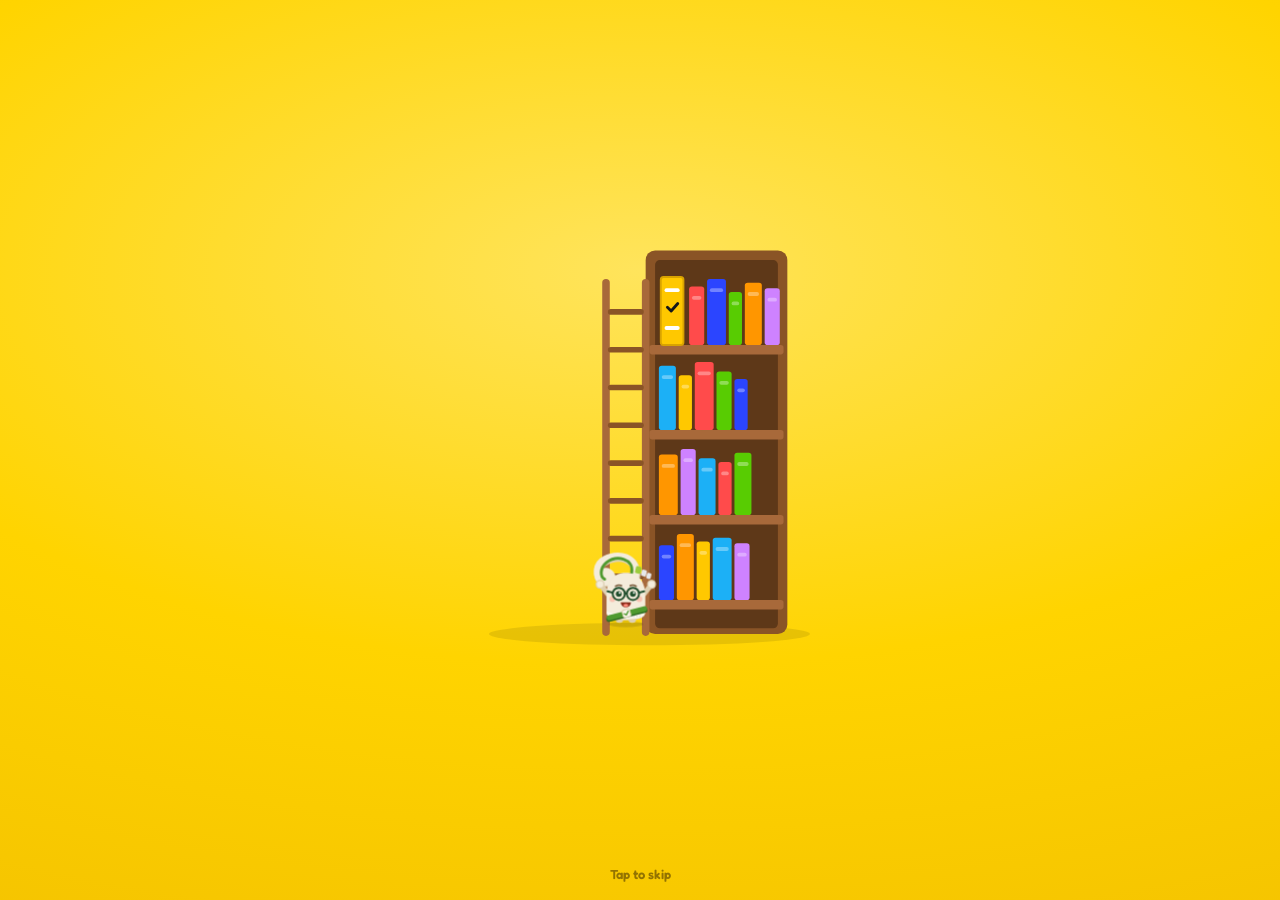
<file: index.html>
<!DOCTYPE html>
<html lang="en-GB">
<head>
<meta charset="utf-8">
<meta name="viewport" content="width=device-width,initial-scale=1">
<title>Building Regs Trainer</title>
<link rel="manifest" href="manifest.json">
<meta name="theme-color" content="#ffffff">
<link rel="icon" href="icon-192.png">
<link rel="apple-touch-icon" href="apple-touch-icon.png">
<meta name="apple-mobile-web-app-capable" content="yes">
<meta name="apple-mobile-web-app-title" content="Building Regs">
<link rel="preconnect" href="https://fonts.googleapis.com">
<link rel="stylesheet" href="https://fonts.googleapis.com/css2?family=Archivo:wdth,wght@112,800&family=Fredoka:wght@500;600;700&family=Inter:wght@400;500;600;700;800&display=swap">
<style>
/* VOICE: playful and quick like a language app, but every answer cites its source.
   IDEA: the course is a building you climb — each Approved Document is a storey, lessons wind up the stair core.
   PICTURE: the winding lesson path with chunky 3D buttons, chests and storey bands.
   COLOUR and TYPE: white sheet, drawing ink, hi-vis yellow bands, ultramarine action, teal gems; Archivo wide + Inter.
   LAYOUT: phone column, sticky stats bar, bottom tab bar, full-screen lessons with a sliding answer sheet. */
:root{color-scheme:light dark;
--bg:light-dark(#ffffff,#111315);--ink:light-dark(#15171a,#eef0f2);--mute:light-dark(#5d6470,#9aa3ad);
--line:light-dark(#e3e6ea,#2b2f34);--line2:light-dark(#cfd4da,#3a3f45);--card:light-dark(#f4f5f7,#1b1e22);
--hv:#ffd400;--hvDk:#c9a600;--hvInk:#15171a;--act:light-dark(#2b45ff,#6f82ff);--actDk:light-dark(#1c2fc0,#4a5ee0);--actBg:light-dark(#eef0ff,#1d2240);
--gem:light-dark(#0a9fb8,#3fd0e6);--fire:#ff8a00;
--ok:light-dark(#14894f,#3ecf86);--okDk:light-dark(#0c5c35,#239a5e);--okBg:light-dark(#e3f6ec,#12301f);
--bad:light-dark(#d2302a,#ff6b63);--badDk:light-dark(#8f1d18,#b8403a);--badBg:light-dark(#fde8e6,#3a1714)}
:root[data-theme=light]{color-scheme:light}:root[data-theme=dark]{color-scheme:dark}
*{box-sizing:border-box;min-width:0;-webkit-tap-highlight-color:transparent}
body{margin:0;background:var(--bg);color:var(--ink);font:16px/1.55 Inter,system-ui,sans-serif;overflow-x:clip}
h1,h2,.wd{font-family:Archivo,Inter,sans-serif;font-stretch:112%;font-weight:800;line-height:1.05;text-wrap:balance;margin:0}
button{font:inherit;color:inherit;cursor:pointer;touch-action:manipulation}
button:focus-visible,input:focus-visible{outline:3px solid var(--act);outline-offset:2px}
.wrap{max-width:560px;margin:0 auto;padding:0 16px 110px}
.bar{position:sticky;top:0;z-index:20;background:var(--bg);border-bottom:2px solid var(--line)}
.bar .in{max-width:560px;margin:0 auto;padding:10px 16px;display:flex;align-items:center;gap:16px}
.bar h1{font-size:16px;flex:1}
.stat{display:flex;align-items:center;gap:4px;font-weight:800;font-variant-numeric:tabular-nums;white-space:nowrap}
.stat svg{width:22px;height:22px}.fl{color:var(--fire)}.ht{color:var(--bad)}.gm{color:var(--gem)}.bo{color:var(--act)}
.fl.off{color:var(--line2)}
.tabs{position:fixed;left:0;right:0;bottom:0;z-index:20;background:var(--bg);border-top:2px solid var(--line);padding-bottom:env(safe-area-inset-bottom)}
.tabs .in{max-width:560px;margin:0 auto;display:grid;grid-template-columns:repeat(4,minmax(0,1fr))}
.tab{border:0;background:none;min-height:60px;display:flex;flex-direction:column;align-items:center;justify-content:center;gap:2px;font-size:12px;font-weight:700;color:var(--mute)}
.tab svg{width:26px;height:26px}.tab.on{color:var(--act)}
.tab.on svg{transform:scale(1.08)}
.card{margin:16px 0;padding:16px;border-radius:18px;border:2px solid var(--line)}
.card h2{font-size:22px;margin-bottom:4px}
.small{font-size:13px;color:var(--mute)}
.meter{height:16px;border-radius:8px;background:var(--line);overflow:hidden;position:relative}
.meter i{display:block;height:100%;border-radius:8px;background:var(--hv);transition:width .5s cubic-bezier(.3,1.4,.6,1)}
.meter i:after{content:"";position:absolute;left:8px;right:8px;top:3px;height:4px;border-radius:2px;background:#fff6;width:0}
.btn{display:block;width:100%;min-height:52px;border:0;border-radius:16px;background:var(--act);color:#fff;font-weight:800;font-size:16px;letter-spacing:.04em;text-transform:uppercase;box-shadow:0 4px 0 var(--actDk);margin-top:10px;transition:transform .05s}
.btn:active{transform:translateY(4px);box-shadow:0 0 0 var(--actDk)}
.btn.ghost{background:var(--bg);color:var(--act);box-shadow:0 4px 0 var(--line);border:2px solid var(--line)}
.btn.gemb{background:var(--gem);box-shadow:0 4px 0 light-dark(#067083,#1f97aa)}
.btn[disabled]{background:var(--line);color:var(--mute);box-shadow:none;border-color:var(--line);cursor:default;transform:none}
.row2{display:grid;grid-template-columns:minmax(0,1fr) minmax(0,1fr);gap:10px}
/* path */
.unit{margin-top:26px}
.uhead{display:flex;align-items:center;gap:12px;padding:12px 12px 12px 16px;border-radius:16px;background:var(--hv);color:var(--hvInk);box-shadow:0 4px 0 var(--hvDk)}
.uhead.locked{background:var(--card);color:var(--mute);box-shadow:0 4px 0 var(--line)}
.uhead .lt{flex:1;line-height:1.25}.uhead .lt span{display:block;font-size:12px;font-weight:700;opacity:.7}
.uhead .lt strong{font-size:18px}
.gb{border:2px solid #0002;background:#fff3;border-radius:12px;min-height:44px;padding:0 12px;display:flex;align-items:center;gap:6px;font-weight:800;font-size:13px;color:inherit}
.uhead.locked .gb{border-color:var(--line2);background:none}
.gb svg{width:20px;height:20px}
.nodes{display:flex;flex-direction:column;align-items:center;gap:22px;padding:54px 0 8px}
.nwrap{position:relative;display:flex;flex-direction:column;align-items:center}
.node{position:relative;width:74px;height:68px;border-radius:50%;border:0;background:var(--act);color:#fff;box-shadow:0 7px 0 var(--actDk);display:grid;place-items:center;transition:transform .06s}
.node:active{transform:translateY(5px);box-shadow:0 2px 0 var(--actDk)}
.node svg{width:32px;height:32px}
.node.done{background:var(--hv);color:var(--hvInk);box-shadow:0 7px 0 var(--hvDk)}
.node.lock{background:var(--line);color:var(--mute);box-shadow:0 7px 0 var(--line2)}
.node.chest{background:none;box-shadow:none;width:80px}
.node.chest svg{width:64px;height:64px}
.node.next{outline:6px solid var(--actBg);outline-offset:4px}
.bub{position:absolute;bottom:calc(100% + 14px);left:50%;transform:translateX(-50%);background:var(--bg);color:var(--act);border:2px solid var(--line);border-radius:12px;padding:4px 12px;font-weight:800;font-size:13px;text-transform:uppercase;letter-spacing:.04em;white-space:nowrap;pointer-events:none}
.bub:after{content:"";position:absolute;top:100%;left:50%;margin-left:-7px;border:7px solid transparent;border-top-color:var(--line)}
@media(prefers-reduced-motion:no-preference){.bub{animation:bob 1.4s ease-in-out infinite}@keyframes bob{50%{transform:translate(-50%,-5px)}}}
.pop{position:relative;margin-top:18px;width:min(300px,86vw);background:var(--act);color:#fff;border-radius:16px;padding:14px 16px;z-index:3;animation:pop .18s ease-out}
.pop.done{background:var(--hv);color:var(--hvInk)}.pop.lock{background:var(--card);color:var(--mute);border:2px solid var(--line)}
.pop:before{content:"";position:absolute;bottom:100%;left:50%;margin-left:-9px;border:9px solid transparent;border-bottom-color:var(--act)}
.pop.done:before{border-bottom-color:var(--hv)}.pop.lock:before{border-bottom-color:var(--line)}
.pop strong{display:block;font-size:17px}.pop p{margin:2px 0 0;font-size:14px;opacity:.85}
.pop .btn{background:#fff;color:var(--act);box-shadow:0 4px 0 #0003}
.pop.done .btn{color:var(--hvInk)}
@keyframes pop{from{transform:scale(.85);opacity:0}}
/* sheets */
.veil{position:fixed;inset:0;z-index:40;background:#0008;display:flex;align-items:flex-end;justify-content:center;animation:fade .15s}
.sheet{width:100%;max-width:560px;max-height:86vh;overflow:auto;background:var(--bg);border-radius:22px 22px 0 0;padding:20px 18px calc(20px + env(safe-area-inset-bottom));animation:up .22s cubic-bezier(.2,.9,.3,1)}
.sheet h2{font-size:24px;margin-bottom:6px}
.fact{padding:12px 0;border-top:2px solid var(--line)}.fact b{display:block}.fact p{margin:4px 0 0;color:var(--mute);font-size:14px}
@keyframes fade{from{opacity:0}}@keyframes up{from{transform:translateY(100%)}}
/* lesson */
.ls{min-height:100vh;min-height:100dvh;display:flex;flex-direction:column}
.lt2{max-width:560px;width:100%;margin:0 auto;display:flex;align-items:center;gap:12px;padding:14px 16px 6px}
.x{width:44px;height:44px;border:0;background:none;color:var(--mute);display:grid;place-items:center;flex:none}
.x svg{width:24px;height:24px}
.prog{flex:1;height:18px;border-radius:9px;background:var(--line);position:relative}
.prog i{position:absolute;left:0;top:0;bottom:0;border-radius:9px;background:var(--ok);transition:width .4s cubic-bezier(.3,1.5,.6,1)}
.prog i:after{content:"";position:absolute;left:8px;right:8px;top:4px;height:5px;border-radius:3px;background:#fff5}
.prog.hot i{background:var(--fire)}
.combo{position:absolute;left:0;right:0;top:-22px;text-align:center;font-size:12px;font-weight:800;color:var(--fire);text-transform:uppercase;letter-spacing:.06em;animation:pop .25s}
.lhearts.hit{animation:sh .4s}
.lb{flex:1;max-width:560px;width:100%;margin:0 auto;padding:14px 16px 24px}
.kind{font-size:13px;font-weight:800;color:var(--act);text-transform:uppercase;letter-spacing:.06em;margin-bottom:8px;display:flex;gap:8px;align-items:center}
.tag{background:var(--badBg);color:var(--bad);border-radius:8px;padding:1px 8px;font-size:11px}
.lb h2{font-family:Inter,sans-serif;font-stretch:100%;font-weight:800;font-size:22px;line-height:1.3;margin-bottom:22px}
.opts{display:grid;gap:12px}
.opt{position:relative;text-align:left;min-height:58px;padding:12px 16px 12px 52px;border-radius:16px;border:2px solid var(--line);background:var(--bg);box-shadow:0 4px 0 var(--line);font-size:16px;font-weight:600;transition:transform .05s}
.opt:active{transform:translateY(3px);box-shadow:0 1px 0 var(--line)}
.opt .k{position:absolute;left:12px;top:50%;margin-top:-14px;width:28px;height:28px;border-radius:8px;border:2px solid var(--line);display:grid;place-items:center;font-size:13px;font-weight:800;color:var(--mute)}
.opt.sel{border-color:var(--act);background:var(--actBg);box-shadow:0 4px 0 var(--act);color:var(--act)}
.opt.sel .k{border-color:var(--act);color:var(--act)}
.opt.good{border-color:var(--ok);background:var(--okBg);box-shadow:0 4px 0 var(--ok);color:var(--ok)}
.opt.wrong{border-color:var(--bad);background:var(--badBg);box-shadow:0 4px 0 var(--bad);color:var(--bad)}
.opt.gone{opacity:.3;pointer-events:none;box-shadow:none}
.tf{grid-template-columns:minmax(0,1fr) minmax(0,1fr)}.tf .opt{text-align:center;padding:12px;min-height:84px;font-size:20px;font-weight:800}.tf .opt .k{display:none}
.mgrid{display:grid;grid-template-columns:minmax(0,1fr) minmax(0,1.6fr);gap:12px}
.mgrid .col{display:grid;gap:12px;align-content:start}
.mgrid .opt{padding:10px 12px;font-size:15px;text-align:center}
.num{display:flex;align-items:center;gap:10px}
.num input{flex:1;min-height:60px;font:800 24px Inter,sans-serif;padding:8px 16px;border-radius:16px;border:2px solid var(--line);background:var(--card);color:var(--ink)}
.num span{font-weight:800;color:var(--mute);font-size:18px}
.sentence{font-size:20px;font-weight:600;line-height:2.4;margin-bottom:26px}
.slot{display:inline-block;min-width:76px;height:44px;vertical-align:middle;border-bottom:3px solid var(--line2);margin:0 4px;text-align:center}
.tile{display:inline-flex;align-items:center;min-height:44px;padding:0 14px;border-radius:12px;border:2px solid var(--line);background:var(--bg);box-shadow:0 3px 0 var(--line);font-weight:700;font-size:16px;line-height:1;margin:0;vertical-align:middle;animation:pop .15s}
.slot .tile{margin-top:-2px}
.bank{display:flex;flex-wrap:wrap;gap:10px;justify-content:center;padding-top:16px;border-top:2px solid var(--line)}
.ghostt{display:inline-flex;min-height:44px;border-radius:12px;background:var(--line);padding:0 14px;align-items:center;color:transparent;font-weight:700}
.foot{border-top:2px solid var(--line);padding:16px 16px calc(16px + env(safe-area-inset-bottom))}
.foot .in{max-width:560px;margin:0 auto}
.foot.ok{background:var(--okBg);border-color:transparent;animation:up .22s cubic-bezier(.2,.9,.3,1)}
.foot.no{background:var(--badBg);border-color:transparent;animation:up .22s cubic-bezier(.2,.9,.3,1)}
.vrow{display:flex;align-items:center;gap:12px}
.vic{width:46px;height:46px;border-radius:50%;background:var(--bg);display:grid;place-items:center;flex:none}
.vic svg{width:28px;height:28px}
.verdict{font-family:Archivo,sans-serif;font-stretch:112%;font-weight:800;font-size:24px}
.foot.ok .verdict,.foot.ok .vic{color:var(--ok)}.foot.no .verdict,.foot.no .vic{color:var(--bad)}
.foot p{margin:8px 0 0}.ans{font-weight:800}
.foot.ok p,.foot.no p{color:var(--ink)}
.ref{font-size:13px;color:var(--mute);margin-top:6px}
.foot.ok .btn{background:var(--ok);box-shadow:0 4px 0 var(--okDk)}
.foot.no .btn{background:var(--bad);box-shadow:0 4px 0 var(--badDk)}
.hint{text-align:center;font-size:13px;color:var(--mute);font-weight:600}
/* end screens */
.end{max-width:560px;min-height:100vh;min-height:100dvh;margin:0 auto;padding:10vh 16px 32px;text-align:center;display:flex;flex-direction:column}
.end .grow{flex:1}
.rev{margin:26px 0 18px;text-align:start}.rev h2{display:flex;align-items:center;gap:8px;margin:0 0 4px;font-size:20px}
.rev h2 span{min-width:28px;height:28px;padding:0 8px;display:inline-grid;place-items:center;border-radius:999px;background:color-mix(in srgb,var(--bad) 16%,var(--bg));color:var(--bad);font-size:15px}
.rev>.small{margin:0 0 12px;max-width:none}
.rline{border:2px solid var(--line);border-inline-start:5px solid var(--bad);border-radius:14px;padding:12px 14px;margin:0 0 10px;background:var(--bg)}
.rline .rq{margin:0 0 8px;color:var(--ink);font-weight:600;max-width:none}
.rline .ra{display:flex;gap:8px;align-items:flex-start;font-weight:800;color:var(--good,#58a700)}.rline .ra svg{width:20px;height:20px;flex:none;margin-top:2px}.rline .ra span{color:var(--ink)}
.rline .rx{margin:6px 0 0;font-size:14px;max-width:none}.rline .rr{display:block;margin-top:6px;font-size:12px;font-weight:700;color:var(--mute)}
.rpairs li.mx{font-weight:700;color:var(--ink)}.rpairs li.mx em{margin-inline-start:8px;padding:0 6px;border-radius:6px;font-style:normal;font-size:11px;font-weight:800;background:color-mix(in srgb,var(--bad) 16%,var(--bg));color:var(--bad)}
.rpairs{list-style:none;margin:4px 0 0;padding:0;display:grid;gap:4px;font-size:14px}.rpairs b{display:inline-block;min-width:44px;margin-inline-end:8px;color:var(--d,var(--act))}
.rev .btn{margin-top:6px;display:flex;align-items:center;justify-content:center;gap:8px}.rev .btn svg{width:22px;height:22px;flex:none}
.end h1{font-size:clamp(32px,9vw,46px);margin:18px 0 10px;color:var(--hvDk)}
.end h1.fire{color:var(--fire)}.end h1.gemh{color:var(--gem)}.end h1.badh{color:var(--bad)}
.end p{color:var(--mute);margin:0 auto 22px;max-width:34ch}
.tiles{display:grid;grid-template-columns:repeat(3,minmax(0,1fr));gap:10px;margin:8px 0 18px}
.st{border:2px solid;border-radius:16px;overflow:hidden}
.st span{display:block;font-size:12px;font-weight:800;text-transform:uppercase;letter-spacing:.05em;color:#fff;padding:4px}
.st b{display:block;font-family:Archivo,sans-serif;font-stretch:112%;font-size:24px;padding:10px 4px}
.st.y{border-color:var(--hv)}.st.y span{background:var(--hv);color:var(--hvInk)}.st.y b{color:var(--hvDk)}
.st.g{border-color:var(--ok)}.st.g span{background:var(--ok)}.st.g b{color:var(--ok)}
.st.b{border-color:var(--act)}.st.b span{background:var(--act)}.st.b b{color:var(--act)}
.big{width:150px;height:150px;margin:0 auto;display:grid;place-items:center;position:relative}
.big>svg:not(.mascot){width:150px;height:150px}.big .mascot{width:100%;height:100%}
.big b{position:absolute;inset:0;display:grid;place-items:center;padding-top:30px;font-family:Archivo,sans-serif;font-stretch:112%;font-size:44px;color:#fff}
@media(prefers-reduced-motion:no-preference){.big{animation:boing .6s cubic-bezier(.3,1.6,.5,1)}@keyframes boing{from{transform:scale(.3)}}}
.week{display:flex;justify-content:center;gap:8px;margin:6px 0 20px}
.week div{display:flex;flex-direction:column;align-items:center;gap:4px;font-size:12px;font-weight:700;color:var(--mute)}
.week i{width:30px;height:30px;border-radius:50%;background:var(--line);display:grid;place-items:center;color:#fff}
.week i.on{background:var(--fire)}.week i svg{width:18px;height:18px}
/* quests + profile */
.quest{display:flex;gap:14px;align-items:center;padding:14px 0;border-top:2px solid var(--line)}
.quest:first-of-type{border-top:0}
.quest .qi{width:44px;height:44px;flex:none;color:var(--hvDk)}.quest .qi svg{width:44px;height:44px}
.quest .qb{flex:1}.quest strong{display:block;margin-bottom:6px}
.quest .meter i{background:var(--hv)}.quest.fin .meter i{background:var(--ok)}
.quest .rw{display:flex;align-items:center;gap:3px;font-weight:800;color:var(--gem);font-size:14px}.quest .rw svg{width:18px;height:18px}
.grid4{display:grid;grid-template-columns:repeat(2,minmax(0,1fr));gap:10px}
.pst{border:2px solid var(--line);border-radius:16px;padding:12px;display:flex;gap:10px;align-items:center}
.pst svg{width:28px;height:28px;flex:none}.pst b{display:block;font-size:20px;line-height:1.1}.pst span{font-size:13px;color:var(--mute)}
.bars{display:grid;grid-template-columns:repeat(7,minmax(0,1fr));gap:8px;align-items:end;height:130px;margin-top:12px}
.bars div{display:flex;flex-direction:column;align-items:center;justify-content:flex-end;height:100%;gap:4px;font-size:12px;color:var(--mute);font-weight:700}
.bars i{width:100%;max-width:34px;border-radius:8px 8px 3px 3px;background:var(--act);min-height:3px}
.bars div.today i{background:var(--hv)}
.set{display:flex;justify-content:space-between;align-items:center;gap:10px;padding:10px 0;border-top:2px solid var(--line)}
.sw{width:56px;height:32px;border-radius:16px;border:0;background:var(--line2);position:relative;flex:none}
.sw:after{content:"";position:absolute;top:4px;left:4px;width:24px;height:24px;border-radius:50%;background:#fff;transition:left .15s}
.sw[aria-checked=true]{background:var(--ok)}.sw[aria-checked=true]:after{left:28px}
.note{margin-top:24px;font-size:13px;color:var(--mute)}.note a{color:var(--act)}
.toast{position:fixed;left:50%;top:18px;transform:translateX(-50%);z-index:60;background:var(--ink);color:var(--bg);padding:10px 16px;border-radius:12px;font-weight:700;font-size:14px;animation:pop .2s}
.shake{animation:sh .35s}@keyframes sh{20%{transform:translateX(-7px)}40%{transform:translateX(7px)}60%{transform:translateX(-5px)}80%{transform:translateX(4px)}}

.pi{width:52px;height:52px;flex:none;background:#fff;border-radius:14px;padding:6px;box-shadow:0 3px 0 #0002;display:grid}
.pi svg{width:100%;height:100%}
.uhead.locked .pi{filter:grayscale(1);opacity:.6}
.ghd{display:flex;align-items:center;gap:12px;margin-bottom:6px}.ghd h2{margin:0}
.tab:not(.on) svg{filter:grayscale(1);opacity:.55}
.week i.on{background:#ffe3c2}
.mascot{display:block;width:100%;height:auto;overflow:visible}
.hello{display:flex;gap:12px;align-items:center;margin-bottom:14px}.hello .mascot{width:78px;flex:none}
.say{position:relative;flex:1;border:2px solid var(--line);border-radius:16px;padding:10px 14px;font-weight:700;background:var(--bg)}
.say:before{content:"";position:absolute;left:-10px;top:50%;margin-top:-8px;border:8px solid transparent;border-right:10px solid var(--line);border-left:0}
.say:after{content:"";position:absolute;left:-7px;top:50%;margin-top:-6px;border:6px solid transparent;border-right:8px solid var(--bg);border-left:0}
.ask{display:flex;gap:10px;align-items:flex-end;margin-bottom:18px}.ask .mas{width:80px;flex:none}
.ask .say:before,.ask .say:after{top:auto;bottom:18px}
.ask h2{font-size:19px!important;margin:0!important}
.fig2{background:#f4f5f7;color-scheme:light;--ink:#15171a;--mute:#5d6470;border:2px solid var(--line);border-radius:16px;padding:6px;margin:0 0 18px}
.fig2 svg{display:block;width:100%;height:auto;max-height:190px}
.buddy{position:absolute;top:-6px;width:92px;pointer-events:none}.buddy.l{right:calc(100% + 26px)}.buddy.r{left:calc(100% + 26px)}

@media(prefers-reduced-motion:no-preference){.buddy .mascot,.hello .mascot{animation:bob2 2.6s ease-in-out infinite}@keyframes bob2{50%{transform:translateY(-4px)}}
.mas.hop{animation:hop .5s cubic-bezier(.3,1.6,.5,1)}@keyframes hop{40%{transform:translateY(-14px)}}}

.nodes{position:relative;min-height:240px}
.scene{position:absolute;top:58px;width:min(150px,37vw);pointer-events:none}.scene.l{left:-6px}.scene.r{right:-6px}.scene svg{width:100%;height:auto;display:block}
.scene.dim{filter:grayscale(.9);opacity:.45}
.node.learnn:not(.done):not(.lock){background:var(--gem);box-shadow:0 7px 0 light-dark(#067083,#1f97aa)}
.node.learnn svg{width:30px;height:30px}
.pop.rd{background:var(--gem)}.pop.rd:before{border-bottom-color:var(--gem)}.pop.rd .btn{color:var(--gem)}
.deckb .kick{font-size:13px;font-weight:800;color:var(--gem);text-transform:uppercase;letter-spacing:.06em;margin:4px 0 8px}
.deckb h1{font-size:clamp(30px,8vw,40px);margin:0 0 10px}.deckb .lead{font-size:17px;margin:0 0 18px}
.pbig{width:88px;height:88px;padding:10px;margin-bottom:14px;border:2px solid var(--line)}
.fq{margin:0 0 6px;color:var(--mute);font-weight:600}
.fa{font-family:Archivo,sans-serif;font-stretch:112%;font-weight:800;font-size:clamp(24px,6.5vw,32px);line-height:1.15;margin-bottom:14px;color:var(--ink)}
.fa.t{color:var(--ok)}.fa.f{color:var(--bad)}
.fx{font-size:16px;margin:0 0 6px}
.ch{font-family:Inter,sans-serif!important;font-stretch:100%!important;font-size:20px!important;margin-bottom:14px!important}
.pairs{display:grid;gap:8px}
.phint{margin:-4px 0 12px;color:var(--mute);font-size:15px}
.pairs.reveal .prv{display:flex;gap:12px;align-items:center;width:100%;min-height:52px;padding:10px 12px;border:2px dashed var(--line);border-radius:14px;background:none;color:var(--ink);font:inherit;text-align:start;cursor:pointer}
.pairs.reveal .prv.on{border-style:solid;cursor:default}.pairs.reveal .prv.on .pans{animation:pfade .3s ease-out}
.pairs.reveal .prv:focus-visible{outline:3px solid var(--act);outline-offset:2px}
.pairs.reveal .pans i{color:var(--mute);font-style:normal;font-size:14px;opacity:.8}
@keyframes pfade{from{opacity:0;transform:translateX(-6px)}to{opacity:1;transform:none}}
.pbar{display:flex;align-items:center;justify-content:space-between;gap:12px;margin:14px 2px 0;color:var(--mute);font-size:14px}
.pbar .btn.small{width:auto;min-height:44px;padding:0 18px;font-size:14px}
@media(prefers-reduced-motion:reduce){.pairs.reveal .prv.on .pans{animation:none}}.pairs div{display:flex;gap:12px;align-items:center;padding:10px 12px;border:2px solid var(--line);border-radius:14px}
.pairs b{min-width:52px;height:36px;display:grid;place-items:center;border-radius:10px;background:var(--hv);color:var(--hvInk);font-family:Archivo,sans-serif;font-stretch:112%}
.intro .big{width:150px;height:150px}

.govs{display:flex;flex-wrap:wrap;gap:8px;margin:0 0 16px}
.gov{display:inline-flex;align-items:center;gap:6px;min-height:40px;padding:6px 12px;border-radius:12px;border:2px solid var(--line);color:var(--act);font-weight:700;font-size:14px;text-decoration:none;box-shadow:0 3px 0 var(--line)}
.gov svg,.ref a svg{width:16px;height:16px;flex:none}
.ref a{color:var(--act);font-weight:700;text-decoration:none;display:inline-flex;align-items:center;gap:3px}
.foot.ok .ref a,.foot.no .ref a{color:var(--ink);text-decoration:underline}
.lib{display:grid;gap:8px}
.lib a{display:flex;align-items:center;gap:12px;padding:8px 10px;border:2px solid var(--line);border-radius:14px;color:var(--ink);text-decoration:none}
.lib a>span:nth-child(2){flex:1;line-height:1.25}.lib b{display:block;font-size:15px}.lib small{color:var(--mute);font-size:12px}
.lib .pi{width:40px;height:40px;padding:4px;border-radius:10px;box-shadow:none;border:2px solid var(--line)}
.lib a>svg{width:20px;height:20px;color:var(--act)}
/* ===================== Playful world theme ===================== */
:root{--fun:Fredoka,'Nunito','Arial Rounded MT Bold',system-ui,sans-serif;--gold:#ffc800;--goldD:#d9a300}
h1,h2,.wd,.btn,.stat,.tab,.verdict,.lt strong,.bub,.pop strong,.opt,.tile,.kind,.st b,.st span,.fa,.divider,.hero strong,.say,.gb,.fq,.tag,.combo,.burst b,.quest strong,.pst b,.ghd h2,.chip b{font-family:var(--fun)!important;font-stretch:100%!important}
h1,h2{font-weight:700!important;letter-spacing:-.01em}
.btn{font-weight:600;letter-spacing:.06em;border-radius:18px;font-size:17px}
/* top bar: stat pills */
.bar{border-bottom:0;background:light-dark(#ffffffee,#111315ee);backdrop-filter:blur(8px)}
.bar h1{font-size:19px}
.stat{background:var(--card);border-radius:999px;padding:5px 11px 5px 7px;font-size:16px;font-weight:600}
.tabs{border-top:0;box-shadow:0 -6px 20px #0000000f}
.tab{font-family:var(--fun);font-size:13px;font-weight:600}
.tab svg{width:30px;height:30px;transition:transform .2s}
.tab.on{position:relative}.tab.on:before{content:"";position:absolute;inset:6px 18%;border-radius:16px;background:var(--actBg);z-index:-1}
.tab.on svg{transform:scale(1.12) translateY(-1px)}
/* greeting card */
.hello-card{border:0;background:linear-gradient(160deg,light-dark(#e8f3ff,#1a2233),light-dark(#f7fbff,#141a24));box-shadow:0 2px 0 var(--line)}
.say{border-width:2px;font-weight:500;font-size:16px}
.goalrow{display:flex;align-items:center;gap:14px;margin:2px 0 4px}
.ring{--p:0;width:58px;height:58px;border-radius:50%;flex:none;display:grid;place-items:center;background:conic-gradient(var(--gold) calc(var(--p)*1%),var(--line) 0);position:relative}
.ring:before{content:"";position:absolute;inset:7px;border-radius:50%;background:var(--bg)}
.ring span{position:relative;font:700 17px var(--fun);color:var(--goldD)}
.gtx b{display:block;font:700 19px var(--fun)}.gtx span{color:var(--mute);font-size:14px}
/* sticky hero for the unit in view */
.hero{position:sticky;top:62px;z-index:15;margin:18px 0 0}
.hin{position:relative;display:flex;align-items:center;gap:10px;min-height:104px;padding:14px 16px;border-radius:24px;color:var(--on);background:linear-gradient(135deg,var(--c),var(--d));box-shadow:0 6px 0 color-mix(in srgb,var(--d) 80%,#000);overflow:hidden}
.hin:before,.hin:after{content:"";position:absolute;border-radius:50%;background:#ffffff1f}
.hin:before{width:130px;height:130px;left:-40px;top:-60px}.hin:after{width:70px;height:70px;left:46%;bottom:-36px}
.hl{flex:1;position:relative;z-index:1;line-height:1.2;padding-right:70px}
.hl span{font:600 13px var(--fun);opacity:.85}.hl strong{display:block;font:700 25px var(--fun);margin:1px 0 8px;line-height:1.05}
.hbar{height:10px;border-radius:6px;background:#ffffff4d;max-width:200px}.hbar i{display:block;height:100%;border-radius:6px;background:#fff}
.hl small{display:block;margin-top:5px;font:500 13px var(--fun);opacity:.9}
.hin .gb{position:relative;z-index:2;border:2px solid #ffffff66;background:#ffffff26;color:var(--on);min-height:36px;margin-top:8px;padding:0 10px;font-size:13px}
.hmas{position:absolute;right:-4px;bottom:-26px;width:104px;z-index:1}
.hero.swap .hin{animation:heroin .35s cubic-bezier(.2,.9,.3,1.2)}
@keyframes heroin{from{transform:scale(.96);opacity:.6}}
/* each Part is a world */
.unit,.uhead{display:none}
.world{position:relative;margin:16px -16px 0;padding:6px 16px 70px;overflow:hidden;background:linear-gradient(180deg,light-dark(var(--l),color-mix(in srgb,var(--c) 14%,#111315)) 0,light-dark(#fff,#111315) 92%)}
.divider{position:relative;z-index:2;display:flex;align-items:center;gap:10px;margin:8px 0 0;color:var(--d);font-size:14px;font-weight:600}
.divider:before,.divider:after{content:"";flex:1;height:2px;border-radius:1px;background:color-mix(in srgb,var(--c) 35%,transparent)}
.divider span{max-width:78%;text-align:center}
.hills{position:absolute;left:0;right:0;bottom:0;height:120px;pointer-events:none;
background:radial-gradient(70% 90px at 18% 100%,color-mix(in srgb,var(--c) 26%,light-dark(#fff,#111315)) 0 98%,transparent 100%),radial-gradient(60% 70px at 82% 100%,color-mix(in srgb,var(--c) 18%,light-dark(#fff,#111315)) 0 98%,transparent 100%)}
.cloud{position:absolute;height:20px;border-radius:999px;background:light-dark(#fff,#ffffff14);pointer-events:none;opacity:.95}
.cloud:before,.cloud:after{content:"";position:absolute;border-radius:50%;background:inherit}
.cloud:before{width:26px;height:26px;left:8px;top:-12px}.cloud:after{width:18px;height:18px;left:28px;top:-7px}
.c1{width:56px;top:70px;left:8%}.c2{width:44px;top:180px;right:10%}.c3{width:36px;top:330px;left:40%;opacity:.7}
.world.locked .scene,.world.locked .hills{filter:grayscale(.9);opacity:.5}
.world.locked .divider{color:var(--mute)}.world.locked .divider:before,.world.locked .divider:after{background:var(--line)}
.nodes{padding-top:50px;gap:46px;min-height:260px}
.scene{top:70px;width:min(160px,38vw);z-index:1}
/* glossy 3D lesson buttons */
.node{width:78px;height:72px;color:var(--on);background:radial-gradient(circle at 35% 28%,color-mix(in srgb,var(--c) 55%,#fff),var(--c) 62%);box-shadow:0 8px 0 var(--d),0 12px 16px #0000001a;z-index:2}
.node:before{content:"";position:absolute;top:9px;left:17px;width:24px;height:11px;border-radius:50%;background:#ffffff70;transform:rotate(-22deg)}
.node:active{transform:translateY(6px);box-shadow:0 2px 0 var(--d)}
.node.done{color:#5a3d00;background:radial-gradient(circle at 35% 28%,#ffe98a,var(--gold) 62%);box-shadow:0 8px 0 var(--goldD),0 12px 16px #0000001a}
.node.lock{color:var(--mute);background:radial-gradient(circle at 35% 28%,light-dark(#fafafa,#3a3f45),light-dark(#dcdfe3,#2b2f34) 62%);box-shadow:0 8px 0 light-dark(#b9bdc3,#1c1f22)}
.node.lock:before{opacity:.5}
.node.learnn:not(.done):not(.lock){background:radial-gradient(circle at 35% 28%,color-mix(in srgb,var(--c) 55%,#fff),var(--c) 62%);box-shadow:0 8px 0 var(--d),0 12px 16px #0000001a}
.node.next{outline:0}
.node.chest{background:none!important;box-shadow:none!important;width:84px}.node.chest:before{display:none}
.node.chest.ready svg{animation:wiggle 2.2s ease-in-out infinite}
@keyframes wiggle{0%,70%,100%{transform:rotate(0)}75%{transform:rotate(-8deg) scale(1.05)}80%{transform:rotate(8deg) scale(1.05)}85%{transform:rotate(-5deg)}90%{transform:rotate(0)}}
.pulse{position:absolute;top:-14px;left:50%;width:106px;height:106px;margin-left:-53px;border-radius:50%;border:7px solid color-mix(in srgb,var(--c) 30%,transparent);pointer-events:none;z-index:1}
.bub{color:var(--d);border-color:color-mix(in srgb,var(--c) 40%,var(--line));font-family:var(--fun);font-weight:700;bottom:calc(100% + 18px)}
.bub:after{border-top-color:color-mix(in srgb,var(--c) 40%,var(--line))}
.pop{background:var(--c);color:var(--on);border-radius:20px;box-shadow:0 6px 0 var(--d)}
.pop:before{border-bottom-color:var(--c)}.pop .btn{color:var(--d)}
.pop.rd{background:var(--c)}.pop.rd:before{border-bottom-color:var(--c)}.pop.rd .btn{color:var(--d)}
.pop.done{background:var(--gold);box-shadow:0 6px 0 var(--goldD)}.pop.done:before{border-bottom-color:var(--gold)}
/* lessons and Learn cards take their Part's colours */
.ls{background:linear-gradient(180deg,light-dark(var(--l,#fff),color-mix(in srgb,var(--c,#2b45ff) 12%,#111315)) 0,var(--bg) 260px)}
.prog{height:20px;background:light-dark(#00000014,#ffffff1f)}
.kind{color:var(--d,var(--act))}
.say{background:var(--bg)}
.ask .mas .mascot{animation:bob2 2.6s ease-in-out infinite}
.opt{border-radius:18px;min-height:60px;font-weight:500;font-size:17px;box-shadow:0 5px 0 var(--line);background:var(--bg)}
.opt .k{border-radius:9px;font-family:var(--fun)}
.opt.sel{border-color:var(--c,var(--act));background:color-mix(in srgb,var(--c,var(--act)) 12%,var(--bg));box-shadow:0 5px 0 var(--c,var(--act));color:var(--d,var(--act))}
.opt.sel .k{border-color:var(--c,var(--act));color:var(--d,var(--act))}
.tf .opt{min-height:96px;font-size:22px}
.tile{border-radius:14px;box-shadow:0 4px 0 var(--line);font-weight:500}
.slot{border-bottom-color:color-mix(in srgb,var(--c,#888) 50%,var(--line2))}
.ls .foot:not(.ok):not(.no) .btn:not([disabled]){background:var(--c,var(--act));color:var(--on,#fff);box-shadow:0 5px 0 var(--d,var(--actDk))}
.ls .foot .btn.ghost{background:var(--bg);color:var(--d,var(--act));box-shadow:0 4px 0 var(--line)}
.foot.ok,.foot.no{animation:sheetup .32s cubic-bezier(.2,1.25,.35,1)}
@keyframes sheetup{from{transform:translateY(100%)}}
.verdict{font-size:26px}
.vic{box-shadow:0 3px 0 #0000001a}
.fig2{border-radius:20px}
.deckb .pbig{border:0;box-shadow:0 6px 0 var(--d);background:#fff}
.deckb .kick{color:var(--d)}
.deckb .fa{color:var(--d)}
.burst{position:fixed;left:50%;top:58px;z-index:50;display:flex;align-items:center;gap:8px;padding:10px 18px;border-radius:999px;background:#fff;color:#ff8a00;box-shadow:0 8px 24px #0003;transform:translateX(-50%);pointer-events:none;animation:burst 1.5s ease-out forwards}
.burst svg{width:30px;height:30px}.burst b{font-size:20px}
@keyframes burst{0%{transform:translate(-50%,20px) scale(.6);opacity:0}15%{transform:translate(-50%,0) scale(1.08);opacity:1}25%{transform:translate(-50%,0) scale(1)}80%{opacity:1}100%{transform:translate(-50%,-30px);opacity:0}}
/* end screens */
.end h1{color:var(--d,var(--hvDk))}
.end #nx2:not([style]){background:var(--c,var(--act));color:var(--on,#fff);box-shadow:0 5px 0 var(--d,var(--actDk))}
.st{border-radius:18px}.st span{font-weight:600}
/* quests and profile */
.card{border-radius:24px;box-shadow:0 3px 0 var(--line)}
.quest .meter{height:14px}
.pst{border-radius:18px}
.lib a{border-radius:18px}
/* section lessons, Learn cards and Library */
.secpill{position:relative;z-index:2;margin:6px 0 -30px;padding:5px 12px;border-radius:999px;background:var(--bg);border:2px solid color-mix(in srgb,var(--c) 40%,var(--line));color:var(--d);font:600 13px var(--fun);max-width:92%;text-align:center;box-shadow:0 3px 0 color-mix(in srgb,var(--c) 25%,var(--line))}
.secpill.off{color:var(--mute);border-color:var(--line);box-shadow:0 3px 0 var(--line)}
.pop .relearn{background:transparent!important;color:inherit!important;box-shadow:none!important;border:2px solid #ffffff80;margin-top:8px}
.pagechip{display:flex;gap:10px;align-items:center;padding:10px 12px;border-radius:14px;background:color-mix(in srgb,var(--c) 10%,var(--bg));color:var(--d);margin:0 0 12px;font-size:14px}
.pagechip svg{width:22px;height:22px;flex:none}
.watch{display:grid;gap:10px}.watch div{display:flex;gap:12px;align-items:flex-start;padding:12px 14px;border-radius:16px;background:light-dark(#fff8db,#2e2810);border:2px solid #ffc80066}
.watch svg{width:28px;height:28px;flex:none}.watch p{margin:0;font-size:16px}
.secs{display:grid;gap:8px}.secs div{display:flex;gap:12px;align-items:center;padding:10px 12px;border:2px solid var(--line);border-radius:14px}
.secs b{width:30px;height:30px;border-radius:50%;display:grid;place-items:center;background:var(--c);color:var(--on);font:700 14px var(--fun);flex:none}
.secs span{flex:1;line-height:1.25}.secs strong{display:block;font:600 15px var(--fun)}.secs small{color:var(--mute);font-size:12px}
.secs svg{width:22px;height:22px;color:var(--ok)}.secs .dn b{background:var(--gold);color:#5a3d00}
.tab svg{width:28px;height:28px}
.libhead input{width:100%;min-height:50px;border-radius:14px;border:2px solid var(--line);background:var(--card);color:var(--ink);font:500 16px Inter,sans-serif;padding:0 14px}
.lpart{margin:0 0 12px;border-radius:20px;border:2px solid var(--line);background:var(--bg);overflow:hidden}
.lpart summary{display:flex;align-items:center;gap:12px;padding:10px 12px;cursor:pointer;list-style:none;background:linear-gradient(90deg,color-mix(in srgb,var(--c) 14%,var(--bg)),var(--bg))}
.lpart summary::-webkit-details-marker{display:none}
.lpart .pi{width:44px;height:44px;padding:5px;border-radius:12px}
.lpart .lt{flex:1;line-height:1.2}.lpart .lt small{display:block;color:var(--d);font:600 12px var(--fun)}.lpart .lt b{font:700 17px var(--fun)}
.node.final{width:90px;height:82px}.node.final svg{width:40px;height:40px}
.node.final:after{content:"";position:absolute;inset:-9px;border-radius:50%;border:3px dashed color-mix(in srgb,var(--c) 55%,transparent);animation:spin 18s linear infinite}
@keyframes spin{to{transform:rotate(360deg)}}
.end.fin{padding-top:6vh;text-align:left}.end.fin .big{margin:0 auto}.end.fin h1,.end.fin>.grow>p,.fkick{text-align:center}
.fkick{font:700 13px var(--fun);color:var(--d);text-transform:uppercase;letter-spacing:.06em;margin-top:10px}
.end.fin h1{margin:4px 0 6px}.fh{font:700 18px var(--fun);margin:18px 2px 8px}
.frow{border:2px solid var(--line);border-radius:18px;padding:12px 14px;margin-bottom:10px;background:var(--bg)}
.frow:not(.weak){padding:9px 14px;margin-bottom:8px}.frow:not(.weak) .fbar{height:6px;margin-top:6px}
.frow.weak{border-color:color-mix(in srgb,var(--bad) 45%,var(--line));background:color-mix(in srgb,var(--bad) 5%,var(--bg))}
.fr1{display:flex;align-items:center;gap:10px}.frt{flex:1;line-height:1.2}.frt b{display:block;font:700 15px var(--fun)}.frt small{color:var(--mute);font-size:12px}
.frs{font:700 15px var(--fun);color:var(--d)}.frow.weak .frs{color:var(--bad)}
.fbar{height:8px;border-radius:4px;background:var(--line);overflow:hidden;margin:8px 0 2px}.fbar i{display:block;height:100%;background:var(--c)}.frow.weak .fbar i{background:var(--bad)}
.fmiss{border-top:1px dashed var(--line);margin-top:8px;padding-top:8px;font-size:14px}.fmiss p{margin:0 0 3px;color:var(--mute);max-width:none;text-align:left}.fmiss b{display:block;font-weight:700}.fmiss span{display:block;font-size:12px;color:var(--mute);margin-top:2px}
.fbtns{display:flex;gap:8px;margin-top:10px}.fbtns .btn{flex:1;min-height:44px;display:flex;align-items:center;justify-content:center;gap:6px;font-size:14px;padding:0 8px}.fbtns .btn svg{width:18px;height:18px}
@media (prefers-reduced-motion:reduce){.node.final:after{animation:none}}
.qzb{flex:none;display:inline-flex;align-items:center;gap:5px;min-height:44px;padding:0 13px;border-radius:14px;border:0;background:var(--c);color:var(--on);font:700 14px var(--fun);box-shadow:0 4px 0 var(--d);cursor:pointer;transition:transform .08s,box-shadow .08s}
.qzb:active{transform:translateY(3px);box-shadow:0 1px 0 var(--d)}.qzb svg{width:19px;height:19px}
.qzb.sm{min-height:40px;padding:0 11px;font-size:13px;border-radius:12px}
.lsh{display:flex;align-items:flex-start;justify-content:space-between;gap:10px}.lsh h3{flex:1;padding-top:6px}
.lpart .lt em{display:block;font:500 12px var(--fun);font-style:normal;color:var(--mute);margin-top:2px}
.hbtns{display:flex;gap:8px;flex-wrap:wrap}
.jumpc{padding:12px 0 6px}.jh{padding:0 16px 8px;line-height:1.25}.jh b{display:block;font:700 17px var(--fun)}.jh span{font-size:13px;color:var(--mute)}
.jump{display:flex;gap:8px;overflow-x:auto;padding:2px 16px 12px;scrollbar-width:none;scroll-snap-type:x proximity;-webkit-overflow-scrolling:touch}.jump::-webkit-scrollbar{display:none}
.jp{flex:none;width:62px;display:flex;flex-direction:column;align-items:center;gap:4px;padding:7px 0 6px;border-radius:16px;border:2px solid color-mix(in srgb,var(--c) 40%,var(--line));background:color-mix(in srgb,var(--c) 12%,var(--bg));color:var(--d);box-shadow:0 3px 0 color-mix(in srgb,var(--c) 35%,var(--line));scroll-snap-align:start;cursor:pointer}
.jp:active{transform:translateY(2px);box-shadow:0 1px 0 color-mix(in srgb,var(--c) 35%,var(--line))}
.jp .pi{width:36px;height:36px;padding:3px;border-radius:10px;box-shadow:none}.jp b{font:700 13px var(--fun);line-height:1}
.jp i{display:block;width:40px;height:5px;border-radius:3px;background:color-mix(in srgb,var(--c) 22%,var(--line));overflow:hidden}.jp i em{display:block;height:100%;background:var(--c)}
.jp.done{border-color:var(--c);background:color-mix(in srgb,var(--c) 22%,var(--bg))}
.lpart .cnt{min-width:34px;height:26px;border-radius:13px;background:var(--c);color:var(--on);display:grid;place-items:center;font:700 13px var(--fun);padding:0 8px}
.lbody{padding:6px 14px 14px}







/* ---------- "Looking for" chips ---------- */
.slook{display:flex;flex-wrap:wrap;align-items:center;gap:6px;margin:8px 0 0}.slook:empty{display:none}
.lkt{font-size:12px;font-weight:700;color:var(--mute);margin-inline-end:2px}
.lk{display:inline-flex;align-items:center;gap:6px;min-height:32px;padding:2px 6px 2px 10px;border-radius:999px;border:2px solid var(--act);background:color-mix(in srgb,var(--act) 10%,var(--bg));color:var(--ink);font:700 13px var(--fun);cursor:pointer}
.lk i{font-style:normal;opacity:.55;font-size:15px}.lk.ctx{border-color:#1d70b8;background:color-mix(in srgb,#1d70b8 10%,var(--bg))}
.lk.sm{min-height:28px;border-width:1px;border-color:var(--line);background:none;font-weight:600;color:var(--mute)}
.lkr{display:inline-flex;flex-wrap:wrap;align-items:center;gap:4px;font-size:12px;color:var(--mute)}
.lkreset{border:0;background:none;color:var(--act);font:700 12px var(--fun);text-decoration:underline;cursor:pointer;min-height:32px}
.lk:focus-visible,.lkreset:focus-visible{outline:3px solid var(--act);outline-offset:2px}
/* ---------- official text results + viewer ---------- */
.stb{display:block;margin:3px 0 2px}.kd.st1{background:light-dark(#e8f1fa,#0f2740);color:light-dark(#1d70b8,#8cc4f0)}.kd.st2{background:light-dark(#fdecea,#3a1512);color:light-dark(#b3261e,#f2a49e)}
#dvst{display:block;margin-bottom:4px}#dvst .kd{margin:0}

.rh{display:flex;align-items:baseline;gap:8px;margin:18px 4px 10px;font:700 17px var(--fun)}.rh span{font:500 13px Inter,sans-serif;color:var(--mute)}
.sr.off{border-color:color-mix(in srgb,#1d70b8 45%,var(--line));box-shadow:0 3px 0 color-mix(in srgb,#1d70b8 45%,var(--line))}.sr.off small{color:#1d70b8}
.otext{display:block;font-style:normal;font-size:15px;line-height:1.5;color:var(--ink)}.owhere{display:block;margin-top:6px;font-size:12px;color:var(--mute)}
.oimg{display:block;width:100%;height:auto;max-height:240px;object-fit:contain;object-position:left top;margin-top:6px;border-radius:8px;background:#fff;border:1px solid var(--line)}
.ogl{margin:4px 4px 6px;font-size:12px;color:var(--mute)}
.adp{display:block;margin:8px 0 0;font-size:14px}
html.dvopen,html.dvopen body{overflow:hidden}
#dv{position:fixed;inset:0;z-index:9000;display:flex;flex-direction:column;background:light-dark(#eef1f4,#0f1215);color:var(--ink)}
.dvbar{display:flex;align-items:center;gap:10px;padding:max(10px,env(safe-area-inset-top)) 12px 8px;background:var(--card);border-bottom:1px solid var(--line)}
.dvx{width:44px;height:44px;flex:none;border:0;border-radius:12px;background:none;color:var(--mute);font-size:24px;cursor:pointer}.dvx svg{width:22px;height:22px}
.dvt{min-width:0}.dvt b{display:block;font:700 15px var(--fun);white-space:nowrap;overflow:hidden;text-overflow:ellipsis}.dvt span{font-size:12px;color:var(--mute)}
.dvtools{display:flex;gap:8px;padding:8px 12px;background:var(--card);border-bottom:1px solid var(--line)}.dvtools .sp{flex:1}
.dvtools button{min-width:44px;height:40px;border-radius:12px;border:2px solid var(--line);background:var(--bg);color:var(--ink);font:700 20px var(--fun);cursor:pointer}
.dvbody{flex:1;overflow:auto;padding:8px;-webkit-overflow-scrolling:touch}.dvpage{position:relative;margin:0 auto;background:#fff;box-shadow:0 2px 12px #0003}
#dvc{display:block}#dvhl{position:absolute;inset:0;pointer-events:none}
.dvmark{position:absolute;border:3px solid #ffbf47;background:#ffdd0033;border-radius:4px;box-shadow:0 0 0 4px #ffbf4733;animation:dvpulse 1.6s ease-out 2}
@keyframes dvpulse{50%{box-shadow:0 0 0 10px #ffbf4700}}
.dvload{text-align:center;color:var(--mute);padding:20px}
.dvfoot{padding:10px 14px max(10px,env(safe-area-inset-bottom));background:var(--card);border-top:1px solid var(--line);font-size:13px}.dvfoot a{color:#1d70b8;font-weight:700;display:inline-flex;align-items:center;gap:4px}.dvfoot svg,.dvload svg{width:14px;height:14px;flex:none}.dvfoot small{display:block;margin-top:4px;color:var(--mute);font-size:11px}
@media(prefers-reduced-motion:reduce){.dvmark{animation:none}}
/* ---------- plain-English card, why lines, small official link ---------- */
.plain{display:grid;gap:12px}.plain>div{padding:14px 16px;border-radius:16px;border:2px solid var(--line);background:var(--bg)}
.plain b{display:block;font:800 13px var(--fun);text-transform:uppercase;letter-spacing:.04em;color:var(--d,var(--act));margin-bottom:4px}.plain p{margin:0;font-size:16px;line-height:1.5}
.why{margin:10px 0 0;padding:10px 12px;border-radius:12px;background:color-mix(in srgb,var(--c,var(--act)) 10%,var(--bg));font-size:15px}.foot .why{background:color-mix(in srgb,currentColor 8%,transparent)}
.govsmall{margin:0 0 16px;font-size:14px}.govsmall a{color:var(--mute);font-weight:600;text-decoration:underline;text-underline-offset:3px}.govsmall svg{width:12px;height:12px}
/* ---------- Start here card ---------- */
.starthere{display:flex;align-items:center;gap:12px;width:100%;margin:0 0 14px;padding:16px;border-radius:22px;border:0;background:linear-gradient(135deg,#58cc02,#3fa400);color:#fff;text-align:start;font:inherit;cursor:pointer;box-shadow:0 5px 0 #2f7d00}
.starthere:active{transform:translateY(3px);box-shadow:0 2px 0 #2f7d00}.starthere:focus-visible{outline:3px solid var(--act);outline-offset:3px}
.starthere .shm{width:74px;height:74px;flex:none}.starthere .sht{flex:1;min-width:0}
.starthere small{display:block;font:800 13px var(--fun);opacity:.9}.starthere b{display:block;font:700 26px/1.1 var(--fun);margin:2px 0 4px}.starthere em{display:block;font-style:normal;font-size:14px;line-height:1.35;opacity:.95}
.starthere .shgo{flex:none;padding:10px 14px;border-radius:14px;background:#fff;color:#3fa400;font:800 15px var(--fun);text-transform:uppercase;box-shadow:0 3px 0 #2f7d0066}
@media(max-width:380px){.starthere .shm{width:58px;height:58px}.starthere b{font-size:22px}}
/* ---------- Spot the mistake / speed nudge ---------- */
.spot{padding:16px 14px;border:2px solid var(--line);border-radius:18px;background:var(--bg);margin-bottom:14px;line-height:2.35;font:500 18px/2.35 Inter,sans-serif}
.spw{display:inline;padding:5px 2px;margin:0;border:0;border-bottom:2px dotted color-mix(in srgb,var(--ink) 25%,transparent);border-radius:4px;background:none;color:var(--ink);font:inherit;line-height:inherit;cursor:pointer;-webkit-box-decoration-break:clone;box-decoration-break:clone}
.spw.sel{background:color-mix(in srgb,var(--c,var(--act)) 18%,var(--bg));border-bottom:2px solid var(--c,var(--act));color:var(--d,var(--act));font-weight:700}
.spw.good,.spw.fixme{background:var(--okBg);border-bottom:2px solid var(--ok);color:var(--ok);font-weight:700}.spw.fixme{border-bottom-style:dashed}
.spw.wrong{background:var(--badBg);border-bottom:2px solid var(--bad);color:var(--bad)}.spw s{opacity:.7}
.spw.out{opacity:.3;pointer-events:none}.spw:focus-visible{outline:3px solid var(--act);outline-offset:2px}
.opt.allok{min-height:56px;display:flex;align-items:center;justify-content:center;gap:8px;width:100%;padding:10px 16px;font-size:17px}.opt.allok svg{width:22px;height:22px}
.opt.allok.sel{border-color:var(--c,var(--act))}.opt.allok.good{border-color:var(--ok);background:var(--okBg);color:var(--ok)}.opt.allok.fixme{border-color:var(--ok);border-style:dashed;color:var(--ok)}
.spfrom{display:block;margin:-6px 0 10px;color:var(--mute);font-size:13px;font-weight:600}
.nudge{display:flex;gap:8px;align-items:flex-start;margin:10px 0 0;padding:10px 12px;border-radius:12px;background:light-dark(#fff3c4,#3a2f08);color:light-dark(#7a4b00,#ffd76a);font-weight:700;font-size:14px}.nudge svg{width:20px;height:20px;flex:none}
/* ---------- Beginner mode ---------- */
.hintb{margin-inline-start:auto;display:inline-flex;align-items:center;gap:5px;min-height:36px;padding:0 12px;border-radius:999px;border:2px solid var(--line);background:var(--card);color:var(--ink);font:800 13px var(--fun);text-transform:none;letter-spacing:0;cursor:pointer}
.hintb svg{width:18px;height:18px;color:#e0a100}.hintb:disabled{opacity:.45;cursor:default}
.opt.out{opacity:.28;text-decoration:line-through;pointer-events:none}
.wel .lvl{display:block;width:100%;margin:0 0 12px;padding:16px 18px;border-radius:18px;border:2px solid var(--line);background:var(--card);color:var(--ink);text-align:start;font:inherit;cursor:pointer;box-shadow:0 4px 0 var(--line)}
.wel .lvl b{display:block;font:700 19px var(--fun);margin-bottom:4px}.wel .lvl span{display:block;color:var(--mute);font-size:15px;line-height:1.4}
.wel .lvl:focus-visible{outline:3px solid var(--act);outline-offset:2px}.wel .lvl:active{transform:translateY(3px);box-shadow:0 1px 0 var(--line)}
.setl small{display:block;font-size:12px;color:var(--mute)}
/* ---------- casual search ---------- */
.sbtn{display:flex;align-items:center;gap:10px;width:100%;min-height:52px;margin:0 0 14px;padding:0 16px;border-radius:16px;border:2px solid var(--line);background:var(--card);color:var(--mute);font:500 16px Inter,sans-serif;text-align:start;cursor:pointer;box-shadow:0 3px 0 var(--line)}
.sbtn svg,.sbox svg{width:22px;height:22px;flex:none;color:var(--act)}.sbtn span{flex:1;overflow:hidden;text-overflow:ellipsis;white-space:nowrap}
.sbtn:focus-visible,.sr:focus-visible,.chip2:focus-visible{outline:3px solid var(--act);outline-offset:2px}
.shead h2{margin:0 0 10px}
.sbox{display:flex;align-items:center;gap:8px;min-height:52px;padding:0 12px;border-radius:14px;border:2px solid var(--act);background:var(--card)}
.sbox input{flex:1;min-width:0;border:0;background:none;color:var(--ink);font:500 17px Inter,sans-serif;outline:0;min-height:48px}
.snote{margin:8px 2px 0;font-size:13px;color:var(--mute)}.snote b{color:var(--ink)}
.chips2{display:flex;flex-wrap:wrap;gap:8px;margin:10px 0 0}
.chip2{min-height:40px;padding:6px 12px;border-radius:999px;border:2px solid var(--line);background:var(--card);color:var(--ink);font:600 14px var(--fun);cursor:pointer}
.sr{display:flex;gap:12px;align-items:flex-start;width:100%;margin:0 0 10px;padding:12px 14px;border-radius:16px;border:2px solid var(--line);background:var(--card);color:var(--ink);text-align:start;cursor:pointer;box-shadow:0 3px 0 var(--line);font:inherit}
.sr .pi{width:40px;height:40px;flex:none}.sr .srt{flex:1;min-width:0;line-height:1.35}
.sr small{display:block;font-size:12px;font-weight:700;color:var(--d)}.sr b{display:block;font-size:15px;margin:2px 0}.sr em{display:block;font-style:normal;font-size:14px;color:var(--mute)}
.sr .kd{display:inline-block;margin-inline-start:6px;padding:0 6px;border-radius:6px;background:light-dark(#fff3c4,#3a2f08);color:light-dark(#7a4b00,#ffd76a);font-size:11px}
mark{background:light-dark(#fff1a8,#5a4a00);color:inherit;border-radius:3px;padding:0 1px}
.kd.rel{background:var(--actBg);color:var(--act)}
.linkb{border:0;background:none;padding:0;color:var(--act);font:inherit;font-weight:700;text-decoration:underline;cursor:pointer;min-height:32px}
.sempty{text-align:center;padding:24px 8px;color:var(--mute)}
.flash{animation:flash 2.4s ease-out}@keyframes flash{0%,30%{background:light-dark(#fff1a8,#4a3d00);box-shadow:0 0 0 6px light-dark(#fff1a8,#4a3d00)}100%{background:transparent;box-shadow:0 0 0 6px transparent}}
.backres{position:fixed;left:50%;transform:translateX(-50%);bottom:calc(84px + env(safe-area-inset-bottom));z-index:30;min-height:44px;padding:0 18px;border-radius:999px;border:0;background:var(--act);color:#fff;font:700 15px var(--fun);box-shadow:0 4px 0 var(--actDk),0 8px 20px #0003;cursor:pointer}
/* ---------- opening animation: the mascot climbs the ladder and pulls out the book ---------- */
#splash{position:fixed;inset:0;z-index:9999;display:flex;flex-direction:column;align-items:center;justify-content:center;gap:4px;background:radial-gradient(120% 80% at 50% 30%,#ffe45c,#ffd400 55%,#f5c400);color:#15171a;cursor:pointer;transition:opacity .45s ease,transform .45s ease;-webkit-tap-highlight-color:transparent}
#splash.out{opacity:0;transform:scale(1.04);pointer-events:none}
#splash svg.scene0{width:min(78vw,340px);height:auto;max-height:62vh;overflow:visible}
#splash .stitle{font:700 clamp(34px,10vw,48px)/1.05 var(--fun);letter-spacing:.5px;opacity:0;transform:translateY(14px)}
#splash .ssub{font:600 15px var(--fun);opacity:0;transform:translateY(10px);color:#5a4500}
#splash .skip{position:absolute;bottom:max(18px,env(safe-area-inset-bottom));font:600 13px var(--fun);color:#7a5e00;opacity:.8}
#splash.go .climber{transform-box:view-box;animation:climb 1.7s cubic-bezier(.45,.05,.4,1) .35s both}
#splash .climber .mascot ellipse:first-child{display:none}
#splash .climber{opacity:0}#splash.go .climber{opacity:1}
#splash .sbody{display:flex;flex-direction:column;align-items:center;gap:4px;opacity:0;transition:opacity .45s ease}#splash.shown .sbody{opacity:1}
#splash .sicon{position:absolute;left:50%;top:50%;width:150px;height:150px;margin:-75px 0 0 -75px;display:grid;place-items:center;pointer-events:none}
#splash .tile{position:absolute;inset:0;border-radius:34px;background:#ffd400;box-shadow:0 14px 30px #7a5e0040,0 0 0 3px #ffffff80 inset;animation:pop .6s cubic-bezier(.3,1.6,.5,1) both;transition:opacity .4s ease,transform .45s ease}
#splash .im{position:relative;width:100px;animation:pop .6s cubic-bezier(.3,1.6,.5,1) .08s both}#splash .im svg{display:block;width:100%;height:auto}
#splash.shown .tile{animation:tileout .45s ease forwards}
#splash .spark,#splash .glow{opacity:0}
@keyframes tileout{to{opacity:0;transform:scale(1.7)}}
@keyframes pop{0%{opacity:0;transform:scale(.4)}100%{opacity:1;transform:none}}
#splash.go .wiggle{transform-box:fill-box;transform-origin:50% 100%;animation:sway .34s ease-in-out .35s 5 alternate}
#splash.go .gbook{transform-box:fill-box;transform-origin:50% 100%;animation:pull 1s cubic-bezier(.3,1.4,.5,1) 2.05s both}
#splash.go .glow{transform-box:fill-box;transform-origin:center;opacity:0;animation:glow 1.1s ease-out 2.1s both}
#splash.go .spark{transform-box:fill-box;transform-origin:center;opacity:0;animation:spark .7s ease-out both}
#splash.go .stitle{animation:rise .5s cubic-bezier(.3,1.5,.5,1) 2.55s both}#splash.go .ssub{animation:rise .5s ease-out 2.75s both}
@keyframes climb{0%{transform:translateY(0)}18%{transform:translateY(-62px)}22%{transform:translateY(-58px)}40%{transform:translateY(-136px)}44%{transform:translateY(-131px)}62%{transform:translateY(-210px)}66%{transform:translateY(-205px)}100%{transform:translateY(-290px)}}
@keyframes sway{from{transform:rotate(-5deg)}to{transform:rotate(5deg)}}
@keyframes pull{0%{transform:none}40%{transform:translateX(-14px) rotate(-14deg)}100%{transform:translate(-44px,-46px) rotate(-8deg) scale(1.25)}}
@keyframes glow{0%{opacity:0;transform:scale(.4)}50%{opacity:1}100%{opacity:.85;transform:scale(1.15)}}
@keyframes spark{0%{opacity:0;transform:scale(.2) rotate(0)}50%{opacity:1}100%{opacity:0;transform:scale(1.2) rotate(90deg)}}
@keyframes rise{to{opacity:1;transform:none}}
@media(prefers-reduced-motion:reduce){#splash *{animation-duration:.01s!important;animation-delay:0s!important;animation-iteration-count:1!important}}
/* GOV.UK check strip: "checked against" line, live page button, out-of-date badge */
.gchk{position:relative;z-index:2;display:flex;flex-wrap:wrap;align-items:center;justify-content:center;gap:6px 8px;margin:6px auto 0;max-width:92%;font-size:13px;color:var(--mute);text-align:center}
.gchk.inl{justify-content:flex-start;margin:0 0 12px;max-width:none;text-align:start}
.gchk a.glive{display:inline-flex;align-items:center;gap:4px;min-height:32px;padding:4px 10px;border-radius:999px;border:2px solid var(--line);background:var(--bg);color:var(--act);font-weight:700;text-decoration:none}
.gchk a.glive svg,.gstale svg{width:14px;height:14px}
.gstale{display:inline-flex;align-items:center;gap:5px;min-height:32px;padding:4px 11px;border-radius:999px;border:2px solid #e0a100;background:light-dark(#fff3c4,#3a2f08);color:light-dark(#7a4b00,#ffd76a);font:700 13px var(--fun);cursor:pointer}
.gstale:focus-visible,.gchk a.glive:focus-visible{outline:3px solid var(--act);outline-offset:2px}
.gnote{font-size:14px;padding:10px 12px;border-radius:12px;background:light-dark(#fff8db,#2e2810);margin:0 0 8px}.gnote b{display:block;font-size:12px;opacity:.75}
.lsec{border-top:2px solid var(--line);padding-top:10px;margin-top:10px}.lsec h3{margin:0;font:700 15px var(--fun);color:var(--d)}
.lname{font-size:12px;color:var(--mute);margin:2px 0 6px}.lintro{font-size:14px;margin:0 0 8px}
.lwatch{display:flex;gap:8px;align-items:flex-start;font-size:14px;padding:8px 10px;border-radius:12px;background:light-dark(#fff8db,#2e2810);margin:0 0 6px}.lwatch svg{width:20px;height:20px;flex:none}
.lfact{padding:8px 0;border-bottom:1px dashed var(--line)}.lfact b{display:block;font-size:15px}.lfact p{margin:2px 0 0;font-size:14px;color:var(--mute)}.lref{opacity:.8}
/* volume divider on the path */
.voldiv{position:relative;z-index:2;margin:22px 0 4px;padding:10px 18px;border-radius:18px;background:var(--c);color:var(--on);text-align:center;box-shadow:0 5px 0 var(--d);line-height:1.2}
.voldiv span{display:block;font:600 12px var(--fun);opacity:.85;text-transform:uppercase;letter-spacing:.06em}.voldiv b{font:700 17px var(--fun)}
.lname a{color:var(--act);font-weight:600}
/* motion */
@media(prefers-reduced-motion:no-preference){
 .mascot .eyes{transform-box:view-box;transform-origin:50px 59px;animation:blink 4.6s infinite}
 @keyframes blink{0%,92%,100%{transform:scaleY(1)}95%{transform:scaleY(.08)}}
 .hello .mascot,.hmas .mascot{animation:bob2 2.8s ease-in-out infinite}
 .scene svg{animation:bob2 3.4s ease-in-out infinite}
 .cloud{animation:drift 14s ease-in-out infinite alternate}.c2{animation-duration:18s;animation-delay:-6s}.c3{animation-duration:22s;animation-delay:-3s}
 @keyframes drift{to{transform:translateX(40px)}}
 .pulse{animation:pulse 1.8s ease-out infinite}
 @keyframes pulse{0%{transform:scale(.8);opacity:1}100%{transform:scale(1.25);opacity:0}}
 .qin{animation:qin .32s cubic-bezier(.2,.9,.3,1)}.qback{animation:qback .32s cubic-bezier(.2,.9,.3,1)}
 @keyframes qin{from{transform:translateX(40px);opacity:0}}@keyframes qback{from{transform:translateX(-40px);opacity:0}}
 main.enter{animation:fadeup .3s ease-out}@keyframes fadeup{from{transform:translateY(12px);opacity:0}}
 .prog i:after{animation:shine 2.4s ease-in-out infinite}
 @keyframes shine{0%,60%{opacity:.35}80%{opacity:.9}100%{opacity:.35}}
 .hbar i,.meter i{transition:width .6s cubic-bezier(.3,1.4,.6,1)}
}

#fx{position:fixed;inset:0;pointer-events:none;z-index:70;width:100%;height:100%}
@media(prefers-reduced-motion:reduce){*{animation:none!important;transition:none!important}}
.chk{margin:4px 2px 10px;padding:9px 11px;border-radius:12px;background:#fff6e0;border:1.5px solid #f3d58a;color:#6b4e00;font-size:12.5px;line-height:1.4}.chk b{display:block;font-size:13px;margin-bottom:2px}
.dvex{max-width:100%;border-radius:10px;border:1px solid #dde3ea;margin-bottom:10px;background:#fff}.dverr{display:block;margin-top:8px;font-size:11px;color:#9aa5b1}
</style>
</head>
<body>
<div id="app"></div>
<canvas id="fx"></canvas>
<script src="art.js"></script>
<script src="data.js"></script>
<script>
{
const I={
fire:'<svg viewBox="0 0 24 24" fill="currentColor"><path d="M12 2c1 3.5 5 6 5 11a5 5 0 0 1-10 0c0-2.2 1-3.8 2.3-5 .2 1.6 1 2.7 2.2 3.2C11 8.6 11.3 5 12 2z"/></svg>',
heart:'<svg viewBox="0 0 24 24" fill="currentColor"><path d="M12 21s-8-5.2-8-11a4.6 4.6 0 0 1 8-3 4.6 4.6 0 0 1 8 3c0 5.8-8 11-8 11z"/></svg>',
gem:'<svg viewBox="0 0 24 24" fill="currentColor"><path d="M7 3h10l4 6-9 12L3 9z" opacity=".9"/><path d="M7 3l5 6 5-6M3 9h18M12 9v12" fill="none" stroke="#fff" stroke-opacity=".5" stroke-width="1.3"/></svg>',
bolt:'<svg viewBox="0 0 24 24" fill="currentColor"><path d="M13 2 4 14h6l-1 8 9-12h-6z"/></svg>',
check:'<svg viewBox="0 0 24 24" fill="none" stroke="currentColor" stroke-width="3.4" stroke-linecap="round" stroke-linejoin="round"><path d="m5 12.5 4.5 4.5L19 7.5"/></svg>',
cross:'<svg viewBox="0 0 24 24" fill="none" stroke="currentColor" stroke-width="3.4" stroke-linecap="round"><path d="M6 6l12 12M18 6 6 18"/></svg>',
lock:'<svg viewBox="0 0 24 24" fill="currentColor"><path d="M7 10V7a5 5 0 0 1 10 0v3h1a1 1 0 0 1 1 1v9a1 1 0 0 1-1 1H6a1 1 0 0 1-1-1v-9a1 1 0 0 1 1-1zm2 0h6V7a3 3 0 0 0-6 0z"/></svg>',
star:'<svg viewBox="0 0 24 24" fill="currentColor"><path d="m12 2 3 6.6 7 .7-5.3 4.8 1.6 7L12 17.5 5.7 21l1.6-7L2 9.3l7-.7z"/></svg>',
quiz:'<svg viewBox="0 0 24 24" fill="none" stroke="currentColor" stroke-width="2.4" stroke-linecap="round" stroke-linejoin="round"><rect x="4" y="3" width="16" height="18" rx="3.5"/><path d="m8 10 2.4 2.4L16 7M8 17h8"/></svg>',
book:'<svg viewBox="0 0 24 24" fill="none" stroke="currentColor" stroke-width="2.2" stroke-linejoin="round"><path d="M4 5a2 2 0 0 1 2-2h13v16H6a2 2 0 0 0-2 2z"/><path d="M4 21V5M8 7h7"/></svg>',
home:'<svg viewBox="0 0 24 24" fill="currentColor"><path d="M12 3 2 11h3v9h5v-6h4v6h5v-9h3z"/></svg>',
target:'<svg viewBox="0 0 24 24" fill="none" stroke="currentColor" stroke-width="2.4"><circle cx="12" cy="12" r="9"/><circle cx="12" cy="12" r="5"/><circle cx="12" cy="12" r="1.4" fill="currentColor"/></svg>',
user:'<svg viewBox="0 0 24 24" fill="currentColor"><circle cx="12" cy="8" r="4.2"/><path d="M3.5 21a8.5 7 0 0 1 17 0z"/></svg>',
chest:'<svg viewBox="0 0 64 64"><rect x="8" y="26" width="48" height="28" rx="5" fill="#b86b1d"/><path d="M8 30a24 14 0 0 1 48 0z" fill="#d98a2b"/><rect x="8" y="28" width="48" height="6" fill="#ffd400"/><rect x="28" y="30" width="8" height="12" rx="2" fill="#ffd400" stroke="#8a4f12" stroke-width="2"/><rect x="8" y="50" width="48" height="4" fill="#8a4f12"/></svg>',
chestOpen:'<svg viewBox="0 0 64 64"><rect x="8" y="30" width="48" height="24" rx="5" fill="#b86b1d"/><path d="M10 26 14 8h36l4 18z" fill="#d98a2b" opacity=".55"/><rect x="8" y="30" width="48" height="6" fill="#ffd400"/><rect x="8" y="50" width="48" height="4" fill="#8a4f12"/></svg>',
chestLock:'<svg viewBox="0 0 64 64" opacity=".45"><rect x="8" y="26" width="48" height="28" rx="5" fill="#8b9098"/><path d="M8 30a24 14 0 0 1 48 0z" fill="#a9aeb5"/><rect x="8" y="28" width="48" height="6" fill="#c9cdd2"/><rect x="28" y="30" width="8" height="12" rx="2" fill="#c9cdd2"/></svg>',
flameBig:'<svg viewBox="0 0 100 100"><path d="M50 4c5 16 26 28 26 52a26 26 0 0 1-52 0c0-11 5-19 11-25 1 8 5 13 11 16C44 34 46 18 50 4z" fill="#ff8a00"/><path d="M50 46c3 9 14 14 14 26a14 14 0 0 1-28 0c0-6 3-10 6-13 1 4 3 6 6 7-1-8 0-14 2-20z" fill="#ffd400"/></svg>'};

const A=window.REG_ART;if(A)Object.assign(I,A.ui,{target:A.ui.quest,user:A.ui.hat});
const mascot=m=>A?A.mascot(m):'',sceneArt=k=>A&&A.scene?A.scene(k):'',partIc=k=>A?A.part(k):'',diagram=(k,l)=>A?A.diagram(k,l):'';
const UNITS=window.REG_UNITS||[];
/* stable ids from question text, so progress survives edits to the bank */
const h=s=>{let x=5381;for(const c of s)x=(x*33+c.charCodeAt(0))>>>0;return x.toString(36)};
const LES=[];UNITS.forEach((u,ui)=>u.lessons.forEach((les,li)=>{const meta=Array.isArray(les)?null:les,qs=meta?meta.qs:les;qs.forEach(q=>q.id=u.k+':'+h(q.q+(q.p?JSON.stringify(q.p):'')));LES.push({ui,li,key:ui+'-'+(meta?meta.id:li),qs,meta})}));
const QBY={},QU={};LES.forEach(l=>l.qs.forEach(q=>{QBY[q.id]=q;QU[q.id]=l.ui}));
const ARROW='<svg viewBox="0 0 24 24" fill="none" stroke="currentColor" stroke-width="2.6" stroke-linecap="round" stroke-linejoin="round"><path d="M7 17 17 7M9 7h8v8"/></svg>';
const govLink=(d,cls='gov')=>`<a class="${cls}" href="${esc(d.url)}" target="_blank" rel="noopener">${esc(d.t)} on GOV.UK ${ARROW}</a>`;
const docsOf=ui=>(UNITS[ui]&&UNITS[ui].docs)||[];

/* ---------- GOV.UK update check ----------
   Content in this app was checked against GOV.UK in November 2026.
   On open we ask GOV.UK's public content API for each Approved Document page's
   public_updated_at. Anything updated after 21 Nov 2026 gets a "May be out of date" badge.
   If the request is blocked (offline, or the page's security policy), we stay quiet. */
const CHECKED='November 2026',CUTOFF=Date.parse('2026-11-22T00:00:00Z'),GKEY='regs-trainer-govuk';
const govPages=ui=>docsOf(ui).filter(d=>/^https:\/\/www\.gov\.uk\/government\/(publications|collections)\//.test(d.url));
const apiPath=u=>u.replace('https://www.gov.uk/','').split(/[?#]/)[0];
let GOV={};try{GOV=JSON.parse(localStorage.getItem(GKEY))||{}}catch(e){GOV={}}
const staleOf=ui=>govPages(ui).map(d=>({d,g:GOV[apiPath(d.url)]})).filter(o=>o.g&&o.g.t>=CUTOFF);
function govCheck(ui,inl){const pg=govPages(ui);if(!pg.length)return'';const st=staleOf(ui);
 return`<div class="gchk${inl?' inl':''}"><span>Checked against GOV.UK, ${CHECKED}</span>${pg.map(d=>`<a class="glive" href="${esc(d.url)}" target="_blank" rel="noopener">${pg.length>1?esc(d.t.replace(/^Approved Document /,'AD ')):'Live GOV.UK page'} ${ARROW}</a>`).join('')}${st.length?`<button class="gstale" data-gstale="${ui}">${WARN}May be out of date</button>`:''}</div>`}
function staleSheet(ui){const u=UNITS[ui],fmt=t=>new Date(t).toLocaleDateString('en-GB',{day:'numeric',month:'long',year:'numeric'});
 sheet(`<h2>${esc(u.name)} may be out of date</h2><p class="small">GOV.UK has updated ${staleOf(ui).length>1?'these pages':'this page'} since the app was checked in ${CHECKED}. Lessons here may not reflect the change yet.</p>${staleOf(ui).map(({d,g})=>`<p style="margin:12px 0 6px"><b>${esc(d.t)}</b> · updated ${fmt(g.t)}</p>${(g.n||[]).map(n=>`<div class="gnote"><b>${fmt(n.t)}</b>${esc(n.note)}</div>`).join('')||'<p class="small">No change note was given.</p>'}<div class="govs"><a class="gov" href="${esc(d.url)}" target="_blank" rel="noopener">Read the change notes on GOV.UK ${ARROW}</a></div>`).join('')}<button class="btn" data-close>Got it</button>`)}
document.addEventListener('click',e=>{const b=e.target.closest&&e.target.closest('[data-gstale]');if(b){e.preventDefault();e.stopPropagation();staleSheet(+b.dataset.gstale)}},true);
async function govFetch(){const paths=[...new Set(UNITS.flatMap((u,ui)=>govPages(ui).map(d=>apiPath(d.url))))];if(!paths.length||!window.fetch)return;
 const before=JSON.stringify(GOV),out={...GOV};
 await Promise.allSettled(paths.map(async p=>{const c=new AbortController(),tm=setTimeout(()=>c.abort(),8000);
  try{const r=await fetch('https://www.gov.uk/api/'+p.replace(/^government\//,'content/government/'),{signal:c.signal});if(!r.ok)return;const j=await r.json(),t=Date.parse(j.public_updated_at);if(!t)return;
   const n=((j.details&&j.details.change_history)||[]).map(h=>({t:Date.parse(h.public_timestamp),note:String(h.note||'')})).filter(h=>h.t>=CUTOFF).slice(0,5);
   out[p]={t,n}}catch(e){}finally{clearTimeout(tm)}}));
 GOV=out;const now=JSON.stringify(GOV);if(now===before)return;try{localStorage.setItem(GKEY,now)}catch(e){}
 if(view!=='lesson'){const y=scrollY;render();scrollTo(0,y)}}

/* ---------- state ---------- */
const KEY='regs-trainer-v1',GOAL=20,MAXH=5,REFILL=30;
const QUESTS=[{id:'xp',name:'Earn 20 XP',n:20,get:()=>S.todayXp},{id:'combo',name:'Get 5 in a row',n:5,get:()=>S.bestCombo},{id:'les',name:'Finish 2 lessons',n:2,get:()=>S.lessonsToday}];
const dstr=d=>d.getFullYear()+'-'+String(d.getMonth()+1).padStart(2,'0')+'-'+String(d.getDate()).padStart(2,'0');
const dayOff=n=>{const d=new Date();d.setDate(d.getDate()+n);return dstr(d)};
const today=()=>dayOff(0),yday=()=>dayOff(-1);
const blank=()=>({xp:0,gems:0,streak:0,lastDay:'',todayDay:'',todayXp:0,bestCombo:0,lessonsToday:0,claimed:{},hearts:MAXH,heartsDay:'',done:{},chests:{},mistakes:{},read:{},taught:{},hist:{},sound:true,updated:0,qbest:{},last:-1,qseen:{},finals:{},level:'',mxq:{}});
const easy=()=>S.level==='new';
const mistakeQ=id=>QBY[id]||S.mxq[id];
function norm(o){const b=blank();o=o&&typeof o==='object'?o:{};for(const k in b)if(o[k]===undefined||o[k]===null||typeof o[k]!==typeof b[k])o[k]=b[k];return o}
let S=blank();try{S=norm(JSON.parse(localStorage.getItem(KEY)))}catch(e){S=blank()}
let ref=null,chain=Promise.resolve();
function roll(){const t=today();if(S.todayDay!==t){S.todayDay=t;S.todayXp=0;S.bestCombo=0;S.lessonsToday=0;S.claimed={}}if(S.heartsDay!==t){S.heartsDay=t;S.hearts=MAXH}}
function save(){S.updated=Date.now();const ks=Object.keys(S.hist).sort();while(ks.length>60)delete S.hist[ks.shift()];const snap=JSON.parse(JSON.stringify(S));try{localStorage.setItem(KEY,JSON.stringify(snap))}catch(e){}if(ref)chain=chain.then(()=>ref.set(snap)).catch(()=>{})}
function addXp(n){roll();let up=false;if(S.lastDay!==today()){S.streak=S.lastDay===yday()?S.streak+1:1;S.lastDay=today();up=true}S.todayXp+=n;S.xp+=n;S.hist[today()]=(S.hist[today()]||0)+n;return up}
const streak=()=>(S.lastDay===today()||S.lastDay===yday())?S.streak:0;
function newQuests(){const out=[];QUESTS.forEach(q=>{if(!S.claimed[q.id]&&q.get()>=q.n){S.claimed[q.id]=1;S.gems+=10;out.push(q)}});return out}
async function cloud(){try{if(!window.claude||!claude.use)return;const [db,user]=await Promise.all([claude.use('db'),claude.use('user')]);if(!db||!user)return;const id=await user.id();if(!id)return;const r=db.doc('data/users/'+id+'/progress');const sn=await r.get();ref=r;
if(sn.exists){const d=sn.data();if(d&&(d.updated||0)>(S.updated||0)){S=norm(JSON.parse(JSON.stringify(d)));try{localStorage.setItem(KEY,JSON.stringify(S))}catch(e){}if(view!=='lesson')render()}else if(S.updated>((d&&d.updated)||0))save()}else if(S.updated)save()}catch(e){ref=null}}

/* ---------- sound + haptics ---------- */
let AC=null;
function tone(seq){if(!S.sound)return;try{AC=AC||new (window.AudioContext||window.webkitAudioContext)();if(AC.state==='suspended')AC.resume();let t=AC.currentTime;
seq.forEach(([f,d,type='sine',v=.18])=>{const o=AC.createOscillator(),g=AC.createGain();o.type=type;o.frequency.value=f;g.gain.setValueAtTime(0,t);g.gain.linearRampToValueAtTime(v,t+.01);g.gain.exponentialRampToValueAtTime(.001,t+d);o.connect(g).connect(AC.destination);o.start(t);o.stop(t+d+.02);t+=d*.75})}catch(e){}}
const SFX={tap:()=>tone([[660,.05,'triangle',.08]]),good:()=>tone([[784,.12],[1175,.22]]),bad:()=>tone([[220,.18,'square',.07],[180,.25,'square',.06]]),
done:()=>tone([[523,.12],[659,.12],[784,.12],[1047,.35]]),gem:()=>tone([[1319,.08,'triangle'],[1760,.18,'triangle']]),fire:()=>tone([[392,.1],[523,.1],[659,.1],[784,.3]])};
const buzz=ms=>{try{navigator.vibrate&&navigator.vibrate(ms)}catch(e){}};

/* ---------- confetti ---------- */
function confetti(){if(matchMedia('(prefers-reduced-motion: reduce)').matches)return;const c=document.getElementById('fx'),x=c.getContext('2d');c.width=innerWidth;c.height=innerHeight;
const cols=['#ffd400','#2b45ff','#14894f','#ff8a00','#0a9fb8','#d2302a'];const P=Array.from({length:140},()=>({x:c.width/2+(Math.random()-.5)*80,y:c.height*.35,vx:(Math.random()-.5)*12,vy:-Math.random()*13-4,r:Math.random()*6+4,c:cols[Math.random()*cols.length|0],a:Math.random()*6,va:(Math.random()-.5)*.4}));
let f=0;(function tick(){x.clearRect(0,0,c.width,c.height);P.forEach(p=>{p.vy+=.35;p.vx*=.99;p.x+=p.vx;p.y+=p.vy;p.a+=p.va;x.save();x.translate(p.x,p.y);x.rotate(p.a);x.fillStyle=p.c;x.fillRect(-p.r/2,-p.r/4,p.r,p.r/2);x.restore()});if(++f<150)requestAnimationFrame(tick);else x.clearRect(0,0,c.width,c.height)})()}

/* ---------- helpers ---------- */
const $=s=>document.querySelector(s),app=$('#app');
const esc=s=>String(s).replace(/[&<>"]/g,c=>({'&':'&amp;','<':'&lt;','>':'&gt;','"':'&quot;'}[c]));
const shuf=a=>{a=a.slice();for(let i=a.length-1;i>0;i--){const j=Math.floor(Math.random()*(i+1));[a[i],a[j]]=[a[j],a[i]]}return a};
/* A Part opens once the first lesson of the Part before it is done; lessons inside a Part go in order. */
const unitOpen=ui=>!!UNITS[ui];
const unlocked=i=>!!LES[i];
const nextIdx=()=>{const N=LES.length,from=S.last>=0&&LES[S.last]?LES.findIndex(l=>l.ui===LES[S.last].ui):0;for(let k=0;k<N;k++){const i=(from+k)%N;if(!S.done[LES[i].key])return i}return -1};
const unitDone=ui=>LES.filter(l=>l.ui===ui).every(l=>S.done[l.key]);
function toast(t){const d=document.createElement('div');d.className='toast';d.textContent=t;document.body.appendChild(d);setTimeout(()=>d.remove(),1800)}
function sheet(html,bind){const v=document.createElement('div');v.className='veil';v.innerHTML=`<div class="sheet" role="dialog" aria-modal="true">${html}</div>`;document.body.appendChild(v);
const close=()=>v.remove();v.addEventListener('click',e=>{if(e.target===v)close()});v.querySelectorAll('[data-close]').forEach(b=>b.onclick=close);if(bind)bind(v,close);return close}
function countUp(el,to,ms=700){const t0=performance.now();(function f(t){const k=Math.min(1,(t-t0)/ms);el.textContent=(el.dataset.p||'')+Math.round(to*k)+(el.dataset.s||'');if(k<1)requestAnimationFrame(f)})(t0)}
let view='learn',openPop=-1;

function statsBar(){const s=streak();return`<div class="stat fl${s?'':' off'}" title="Day streak">${s?I.fire:(I.fireOff||I.fire)}${s}</div><div class="stat gm" title="Gems">${I.gem}${S.gems}</div><div class="stat ht" title="${easy()?'Beginner mode: hearts are never lost':'Hearts'}">${I.heart}${easy()?'∞':S.hearts}</div>`}
function shell(inner){return`<header class="bar"><div class="in"><h1>Building Regs</h1>${statsBar()}</div></header><main class="wrap">${inner}</main>
<nav class="tabs"><div class="in">${[['learn','Learn',I.home],['library','Library',LIBIC],['quests','Quests',I.target],['profile','Profile',I.user]].map(([v,n,ic])=>`<button class="tab${view===v?' on':''}" data-v="${v}" aria-current="${view===v?'page':'false'}">${ic}${n}</button>`).join('')}</div></nav>`}
function enter(){const m=app.querySelector('main');if(m){m.classList.remove('enter');void m.offsetWidth;m.classList.add('enter')}}
function bindTabs(){app.querySelectorAll('.tab').forEach(b=>b.onclick=()=>{SFX.tap();fromSearch=false;view=b.dataset.v;openPop=-1;DK=null;render();scrollTo(0,0);enter()})}
function render(){roll();if(!S.level&&view!=='lesson')return welcome();if(view==='search')return searchView();if(view==='library')return library();if(view==='quests')return quests();if(view==='profile')return profile();return learn()}

/* ---------- learn (path) ---------- */
const OFFS=[16,50,64,42,10];
const unitLabel=(u,ui)=>ui?'Unit '+ui+' · '+(u.k==='7'?'Regulation 7':u.k==='HR'?'Building Safety Act':'Part '+u.k):'Start here';
const nextReadUnit=n=>n>=0&&LES[n].li===0&&!S.read[LES[n].ui]?LES[n].ui:-1;
const LIBIC='<svg viewBox="0 0 24 24"><rect x="3" y="4" width="5" height="16" rx="1.5" fill="#ff6b3d"/><rect x="9" y="3" width="5" height="17" rx="1.5" fill="#2b45ff"/><rect x="15.5" y="5" width="5" height="15" rx="1.5" fill="#3cb371" transform="rotate(-12 18 12)"/><rect x="2" y="19.5" width="20" height="2" rx="1" fill="#8b9199"/></svg>';
const TROPHY='<svg viewBox="0 0 24 24" fill="currentColor"><path d="M7 3h10v2h3.2c.5 0 .8.4.8.8 0 3.3-2.1 5.7-5.1 6.1A5 5 0 0 1 13 14.8V17h3v4H8v-4h3v-2.2a5 5 0 0 1-2.9-2.9C5.1 11.5 3 9.1 3 5.8c0-.4.3-.8.8-.8H7zm0 4H5.1c.3 1.8 1.4 3.1 2.9 3.6A6 6 0 0 1 7 8zm10 0v1a6 6 0 0 1-1 2.6c1.5-.5 2.6-1.8 2.9-3.6z"/></svg>';
const BOOKN='<svg viewBox="0 0 24 24" fill="currentColor"><path d="M2 5c3-1.6 6.5-1.4 9 .6v15c-2.5-1.8-6-2-9-.6zM22 5c-3-1.6-6.5-1.4-9 .6v15c2.5-1.8 6-2 9-.6z"/></svg>';
const THEMES={'?':['#58b83a','#3f8f25','#eaf8e1'],A:['#4a7dff','#2f57c9','#e8efff'],B:['#ff6b3d','#d1451c','#fff0e8'],C:['#1cb5c9','#11899a','#e3f8fb'],
D:['#9b5de5','#7337b8','#f3ebfc'],E:['#6c63ff','#4b42d6','#eeedff'],F:['#2bb0ed','#1784b5','#e4f5fd'],G:['#1e88e5','#135ea3','#e5f1fc'],H:['#00a6a6','#007878','#e0f6f6'],
J:['#ff9f1c','#cc7400','#fff3e0'],K:['#ffc400','#c99a00','#fff8db','#3d2c00'],L:['#3cb371','#26864f','#e6f6ec'],M:['#e0479e','#b02a77','#fde9f4'],O:['#ff7a59','#d4533a','#fff0eb'],
P:['#ffb800','#c78c00','#fff6dc','#3d2c00'],Q:['#3f51b5','#2c3a8c','#eceefa'],R:['#00b8d4','#008ba1','#e0f8fb'],S:['#20c997','#149e75','#e3f9f2'],T:['#3d8bfd','#2364c9','#e9f2ff'],
'7':['#e0663a','#b14a24','#fcebe3'],HR:['#2b45ff','#1c2fc0','#e9ecff']};
const tv=ui=>{const t=THEMES[(UNITS[ui]||{}).k]||THEMES['?'];return`--c:${t[0]};--d:${t[1]};--l:${t[2]};--on:${t[3]||'#fff'}`};
function heroHtml(ui){const u=UNITS[ui],ls=LES.filter(l=>l.ui===ui),d=ls.filter(l=>S.done[l.key]).length;
return`<div class="hin"><div class="hl"><span>${esc(unitLabel(u,ui))}</span><strong>${esc(u.name)}</strong><div class="hbar"><i style="width:${Math.round(d/ls.length*100)}%"></i></div><small>${d} of ${ls.length} lessons${S.read[ui]?'':' · not read yet'}</small><div class="hbtns"><button class="gb" data-g="${ui}" aria-label="Guidebook for ${esc(u.name)}">${I.book}Guide</button><button class="gb" data-qz="${ui}" aria-label="Quiz on ${esc(u.name)}">${I.quiz}Quiz</button></div></div>
<div class="hmas">${mascot(d===ls.length?'cheer':'happy')}</div></div>`}
let heroUi=-1,heroTick=0;
function syncHero(force){if(view!=='learn')return;const hero=$('#hero');if(!hero)return;const lim=hero.getBoundingClientRect().bottom+8;let ui=0;
document.querySelectorAll('.world').forEach(w=>{if(w.getBoundingClientRect().top<=lim)ui=+w.dataset.ui});
if(ui!==heroUi||force){heroUi=ui;hero.setAttribute('style',tv(ui));hero.innerHTML=heroHtml(ui);hero.classList.remove('swap');void hero.offsetWidth;hero.classList.add('swap')}}
addEventListener('scroll',()=>{if(heroTick)return;heroTick=requestAnimationFrame(()=>{heroTick=0;syncHero()})},{passive:true});
function learn(){view='learn';const n=nextIdx(),nr=nextReadUnit(n),mc=Object.keys(S.mistakes).filter(id=>mistakeQ(id)).length;let path='';
UNITS.forEach((u,ui)=>{const ls=LES.map((l,i)=>({l,i})).filter(o=>o.l.ui===ui),open=unlocked(ls[0].i),dir=ui%2?-1:1;let j=0;const o=()=>OFFS[j++%5]*dir;
path+=`<section class="world${open?'':' locked'}" data-ui="${ui}" style="${tv(ui)}"><div class="divider"><span>${esc(unitLabel(u,ui))} · ${esc(u.name)}</span></div>${govCheck(ui)}
<div class="cloud c1"></div><div class="cloud c2"></div><div class="cloud c3"></div><div class="hills"></div>
<div class="nodes"><div class="scene ${dir>0?'l':'r'}">${sceneArt(u.k)}</div>`;
const rd=!!S.read[ui],rid='R'+ui,rnext=nr===ui;
path+=`<div class="nwrap" style="transform:translateX(${o()}px)">${rnext&&openPop!==rid?'<div class="bub">Start</div>':''}${rnext?'<div class="pulse"></div>':''}<button class="node learnn ${rd?'done':open?'':'lock'}${rnext?' next':''}" data-r="${ui}" aria-label="Learn ${esc(u.name)}">${open?BOOKN:I.lock}</button>${openPop===rid?readPop(ui,open,rd):''}</div>`;
let lastVol=0;ls.forEach(({l,i})=>{const d=!!S.done[l.key],ok=unlocked(i),isN=i===n&&nr<0,lid='L'+i,cls=d?'done':ok?'':'lock',ic=d?I.check:ok?I.star:I.lock;
if(l.meta&&l.meta.vol&&l.meta.vol!==lastVol){lastVol=l.meta.vol;path+=`<div class="voldiv"><span>Volume ${l.meta.vol}</span><b>${l.meta.vol===1?'Dwellings':'Buildings other than dwellings'}</b></div>`}
if(l.meta)path+=`<div class="secpill${ok?'':' off'}">${esc(l.meta.sec.split(' · ')[0])} · ${esc(l.meta.name)}</div>`;
path+=`<div class="nwrap" style="transform:translateX(${o()}px)">${isN&&openPop!==lid?'<div class="bub">Start</div>':''}${isN?'<div class="pulse"></div>':''}<button class="node ${cls}${isN?' next':''}" data-l="${i}" aria-label="${esc(u.name)} lesson ${l.li+1}">${ic}</button>${openPop===lid?popHtml(i):''}</div>`});
const fb=S.finals[ui],fid='F'+ui;
path+=`<div class="secpill">Final revision · the whole unit</div><div class="nwrap" style="transform:translateX(${o()}px)"><button class="node final${fb?' done':''}" data-f="${ui}" aria-label="Final revision for ${esc(u.name)}">${TROPHY}</button>${openPop===fid?`<div class="pop${fb?' done':''}"><strong>Final revision</strong><p>${Math.min(10,unitQs(ui).length)} questions from all over ${esc(u.name)}. Afterwards you’ll see which sections to revise or read again.${fb?` Best so far: ${fb.best}/10.`:''}</p><button class="btn" data-fs="${ui}">${fb?'Take it again +10 XP':'Start +10 XP'}</button></div>`:''}</div>`;
const cd=unitDone(ui),co=!!S.chests[ui];
path+=`<div class="nwrap" style="transform:translateX(${o()}px)"><button class="node chest${cd&&!co?' ready':''}" data-c="${ui}" aria-label="Reward chest${co?' (opened)':cd?' (ready)':' (locked)'}">${co?I.chestOpen:cd?I.chest:I.chestLock}</button></div></div></section>`});
const pct=Math.min(100,Math.round(S.todayXp/GOAL*100));
const say=n<0?'You’ve finished every lesson. Keep practising to stay sharp!':S.todayXp>=GOAL?'Daily goal smashed! Come back tomorrow for your streak.':S.hearts<=0&&!easy()?'Out of hearts. Practise mistakes to earn one back.':n===0&&nr===0?'Hi, I’m Purl! Let’s start by learning the Parts.':nr>=0?'Next up: learn '+UNITS[nr].name+', then try the lesson.':'Next up: '+UNITS[LES[n].ui].name+'. You’ve got this.';
app.innerHTML=shell(`<button class="sbtn" data-search>${SEARCHIC}<span>Search the regs, e.g. “banister height”</span></button>${unitDone(0)?'':startHere()}<div class="card hello-card"><div class="hello">${mascot(S.todayXp>=GOAL||n<0?'cheer':'idle')}<div class="say">${esc(say)}</div></div><div class="goalrow"><div class="ring" style="--p:${pct}"><span>${S.todayXp}</span></div><div class="gtx"><b>${S.todayXp>=GOAL?'Daily goal done!':'Daily goal'}</b><span>${S.todayXp} of ${GOAL} XP today</span></div></div>
<div class="row2"><button class="btn" id="go">${n<0?'Practise':Object.keys(S.done).length?'Continue':'Start'}</button><button class="btn ghost" id="pr" ${mc?'':'disabled'}>Mistakes · ${mc}</button></div></div>
<div class="card jumpc"><div class="jh"><b>Jump to any Part</b><span>Every lesson is open. Start wherever you like.</span></div><div class="jump">${UNITS.map((u,ui)=>{const ls=LES.filter(l=>l.ui===ui),d=ls.filter(l=>S.done[l.key]).length;return`<button class="jp${d===ls.length?' done':''}" data-j="${ui}" style="${tv(ui)}" aria-label="Jump to ${esc(u.name)}"><span class="pi">${partIc(u.k)}</span><b>${esc(u.k==='?'?'Start':u.k==='7'?'Reg 7':u.k)}</b><i><em style="width:${Math.round(d/ls.length*100)}%"></em></i></button>`}).join('')}</div></div>
<div class="hero" id="hero"></div>${path}
<p class="note">Based on the Approved Documents for England, checked November 2026. Guidance changes often — check the current document before using a figure on a real project: <a href="https://www.planningportal.co.uk/applications/building-control-applications/building-control/approved-documents" target="_blank" rel="noopener">current Approved Documents</a>.</p>`);
bindTabs();$('#go').onclick=()=>{SFX.tap();n<0?practice():nr>=0?deck(nr,n):start(n)};$('#pr').onclick=()=>{SFX.tap();practice(true)};
const reopen=id=>{SFX.tap();openPop=openPop===id?-1:id;const y=scrollY;learn();scrollTo(0,y);syncHero(true)};
app.querySelectorAll('.node[data-l]').forEach(b=>b.onclick=()=>reopen('L'+b.dataset.l));
app.querySelectorAll('.node[data-r]').forEach(b=>b.onclick=()=>reopen('R'+b.dataset.r));
app.querySelectorAll('.node[data-c]').forEach(b=>b.onclick=()=>chest(+b.dataset.c));
app.querySelectorAll('.node[data-f]').forEach(b=>b.onclick=()=>reopen('F'+b.dataset.f));
app.querySelectorAll('.pop [data-fs]').forEach(b=>b.onclick=()=>{openPop=-1;finalTest(+b.dataset.fs)});
$('#hero').addEventListener('click',e=>{const g=e.target.closest('[data-g]');if(g)return guide(+g.dataset.g);const z=e.target.closest('[data-qz]');if(z)unitQuiz(+z.dataset.qz)});
app.querySelectorAll('.jp').forEach(b=>b.onclick=()=>{SFX.tap();const w=app.querySelector(`.world[data-ui="${b.dataset.j}"]`),h=$('#hero');if(!w)return;scrollTo({top:scrollY+w.getBoundingClientRect().top-62-(h?h.offsetHeight:0)-4,behavior:matchMedia('(prefers-reduced-motion: reduce)').matches?'auto':'smooth'})});
app.querySelectorAll('.pop [data-s]').forEach(b=>b.onclick=()=>{SFX.tap();const i=+b.dataset.s;openPop=-1;if(unlocked(i))start(i)});
app.querySelectorAll('.pop [data-t]').forEach(b=>b.onclick=()=>{SFX.tap();openPop=-1;lessonDeck(+b.dataset.t)});
app.querySelectorAll('.pop [data-rd]').forEach(b=>b.onclick=()=>{SFX.tap();openPop=-1;const ui=+b.dataset.rd,first=LES.findIndex(l=>l.ui===ui);deck(ui,S.done[LES[first].key]?-1:first)});
heroUi=-1;syncHero(true);
if(!learn.scrolled){learn.scrolled=1;const nx=app.querySelector('.node.next');if(nx&&Object.keys(S.done).length)setTimeout(()=>{nx.scrollIntoView({block:'center'});syncHero(true)},60)}}
function readPop(ui,open,rd){const n=cardsFor(ui).length-2;return`<div class="pop ${rd?'done':open?'rd':'lock'}"><strong>Learn: ${esc(UNITS[ui].name)}</strong><p>${open?n+' cards · the key facts, with drawings':'Finish the unit above to unlock'}</p>${open?`<button class="btn" data-rd="${ui}">${rd?'Read again':'Start reading +5 XP'}</button>`:''}</div>`}

/* ---------- learn decks ---------- */
let DK=null;
const unitQs=ui=>LES.filter(l=>l.ui===ui).flatMap(l=>l.qs);
const sectioned=ui=>LES.some(l=>l.ui===ui&&l.meta);
function cardsFor(ui){const cs=[{t:'intro'}];if(PLAIN[UNITS[ui].k])cs.push({t:'plain'});if(sectioned(ui)){cs.push({t:'sections'});cs.push({t:'end'});return cs}
const all=unitQs(ui),pairs=all.filter(q=>q.t==='match').flatMap(q=>q.p);if(pairs.length)cs.push({t:'pairs',p:pairs});all.filter(q=>q.t!=='match'&&q.t!=='build').forEach(q=>cs.push({t:'fact',q}));cs.push({t:'end'});return cs}
function cardsForLesson(i){const l=LES[i],m=l.meta,cs=[{t:'sec'}];if(easy()&&!S.read[l.ui]&&PLAIN[UNITS[l.ui].k]&&LES.findIndex(x=>x.ui===l.ui)===i)cs.unshift({t:'plain'});if(m.watch&&m.watch.length)cs.push({t:'watch'});
const pairs=l.qs.filter(q=>q.t==='match').flatMap(q=>q.p);if(pairs.length)cs.push({t:'pairs',p:pairs});l.qs.filter(q=>q.t!=='match'&&q.t!=='build').forEach(q=>cs.push({t:'fact',q}));cs.push({t:'end'});return cs}
function labelFor(q){if(q.t==='num')return q.a[0]+(q.u.length<=3?q.u:'');if(q.t==='mc')return q.o[0].length<=9?q.o[0]:'✓';return'✓'}
function deck(ui,then){S.last=LES.findIndex(l=>l.ui===ui);roll();L=null;DK={ui,then:then??-1,cs:cardsFor(ui),i:0,lesson:-1};view='lesson';drawCard()}
function lessonDeck(i){S.last=i;roll();L=null;DK={ui:LES[i].ui,then:i,cs:cardsForLesson(i),i:0,lesson:i};view='lesson';drawCard()}
const WARN='<svg viewBox="0 0 24 24"><path d="M12 3 22 20H2z" fill="#ffc800" stroke="#ffc800" stroke-width="3" stroke-linejoin="round"/><rect x="11" y="9" width="2.4" height="6" rx="1.2" fill="#15171a"/><circle cx="12.2" cy="17.4" r="1.3" fill="#15171a"/></svg>';
function drawCard(){const c=DK.cs[DK.i],u=UNITS[DK.ui],N=DK.cs.length,facts=DK.cs.filter(x=>x.t==='fact'),m=DK.lesson>=0?LES[DK.lesson].meta:null;let body='';
const src=m&&m.doc?{t:'Approved Document '+u.k+(m.vol?' Vol '+m.vol:'')+' (PDF)',url:m.doc}:docsOf(DK.ui)[0];
if(c.t==='intro')body=`<div class="intro"><div class="pi pbig">${partIc(u.k)}</div><div class="kick">${unitLabel(u,DK.ui)}</div><h1>${esc(u.name)}</h1><p class="lead">${esc(u.intro||'')}</p>${govBlock(docsOf(DK.ui))}<div class="ask"><div class="mas">${mascot('happy')}</div><div class="say">${sectioned(DK.ui)?'Each section has its own lesson. I’ll teach you the key points before every one.':'Let’s go through the key facts. Tap Next, or swipe.'}</div></div></div>`;
else if(c.t==='sections')body=`<div class="kick">What’s in this Part</div><h2 class="ch">${LES.filter(l=>l.ui===DK.ui).length} section lessons</h2><div class="secs">${LES.filter(l=>l.ui===DK.ui).map((l,k)=>`<div class="${S.done[l.key]?'dn':''}"><b>${k+1}</b><span><strong>${esc(l.meta?l.meta.name:'Lesson '+(k+1))}</strong>${l.meta?`<small>${l.meta.vol?'Volume '+l.meta.vol+' · ':''}${esc(l.meta.sec.replace(/^Vol \d /,''))}</small>`:''}</span>${S.done[l.key]?I.check:''}</div>`).join('')}</div>`;
else if(c.t==='sec')body=`<div class="intro"><div class="kick">${esc(m.sec)}</div><h1>${esc(m.name)}</h1><p class="lead">${esc(m.intro)}</p><div class="pagechip">${BOOKN}<span>In the Approved Document: <b>${esc(m.sec.split(' · ')[0])}</b>, from printed page ${m.page}</span></div>${govBlock([src])}<div class="ask"><div class="mas">${mascot('happy')}</div><div class="say">I’ll show you the key points, then you’ll answer ${LES[DK.lesson].qs.length} questions.</div></div></div>`;
else if(c.t==='plain'){const pl=PLAIN[u.k];body=`<div class="kick">In plain English</div><h2 class="ch">${esc(u.k==='?'?'What are the Building Regulations?':unitLabel(u,DK.ui)+' · '+u.name)}</h2><div class="plain"><div><b>What it’s about</b><p>${esc(pl[0])}</p></div><div><b>Why it exists</b><p>${esc(pl[1])}</p></div><div><b>You’ll see it in</b><p>${esc(pl[2])}</p></div></div>`}
else if(c.t==='watch')body=`<div class="kick">Watch out</div><h2 class="ch">Easy to miss in this section</h2><div class="watch">${m.watch.map(w=>`<div>${WARN}<p>${esc(w)}</p></div>`).join('')}</div>`;
else if(c.t==='pairs'){c.rev=c.rev||c.p.map(()=>false);const nr=c.rev.filter(Boolean).length,all=nr===c.p.length;
 body=`<div class="kick">Know the pairs</div><h2 class="ch">Test yourself first</h2><p class="phint">Say each answer in your head, then tap to check it.</p><div class="pairs reveal">${c.p.map(([a,b],k)=>`<button class="prv${c.rev[k]?' on':''}" data-pr="${k}" aria-expanded="${c.rev[k]}"><b>${esc(a)}</b><span class="pans">${c.rev[k]?esc(b):'<i>Tap to reveal</i>'}</span></button>`).join('')}</div><div class="pbar"><span id="pcount">${nr} of ${c.p.length} revealed</span><button class="btn ghost small" id="pall">${all?'Hide all':'Show all'}</button></div>`}
else if(c.t==='fact'){const q=c.q,k=facts.indexOf(c)+1;const ans=q.t==='mc'?q.o[0]:q.t==='tf'?(q.a?'True':'False'):q.a[0]+(q.u[0]==='°'?'':' ')+q.u;
 body=`<div class="kick">Key fact ${k} of ${facts.length}</div><p class="fq">${esc(q.q)}</p><div class="fa${q.t==='tf'?(q.a?' t':' f'):''}">${esc(ans)}</div>${q.art?`<div class="fig2">${diagram(q.art,labelFor(q))}</div>`:''}<p class="fx">${esc(q.x||'')}</p>${q.why?`<p class="why"><b>Why it matters:</b> ${esc(q.why)}</p>`:''}<div class="ref">${esc(q.r||'')}${src?` · <a href="${esc(src.url)}" target="_blank" rel="noopener">check the source ${ARROW}</a>`:''}</div>${q.r&&refDoc(q.r)&&/p\.(\d+)/.test(q.r)?`<button class="linkb adp" data-doc="${refDoc(q.r).code}" data-adp="${q.r.match(/p\.(\d+)/)[1]}">Open the official page</button>`:''}`}
else{let first=false;
 if(DK.lesson>=0){const key=LES[DK.lesson].key;if(!S.taught[key]){S.taught[key]=1;addXp(5);newQuests();save();first=true;SFX.done();confetti()}}
 else if(!S.read[DK.ui]){S.read[DK.ui]=1;addXp(5);newQuests();save();first=true;SFX.done();confetti()}
 const li=DK.then>=0?DK.then:LES.findIndex(l=>l.ui===DK.ui);const can=li>=0&&unlocked(li);
 body=`<div class="intro" style="text-align:center"><div class="big">${mascot('cheer')}</div><h1>You’re ready!</h1><p class="lead">${first?'+5 XP for reading. ':''}Now put ${esc(m?m.name:u.name)} into practice.</p>${can?`<button class="btn" id="gs">${DK.lesson>=0?'Start the questions':'Start the lesson'}</button>`:''}<button class="btn ghost" id="gh">Back to the path</button></div>`}
app.innerHTML=`<div class="ls" style="${tv(DK.ui)}"><div class="lt2"><button class="x" id="dq" aria-label="Close">${I.cross}</button><div class="prog"><i style="width:${Math.max(4,Math.round(DK.i/(N-1)*100))}%;background:var(--c)"></i></div><div class="stat gm">${BOOKN}</div></div>
<div class="lb deckb ${DK.dir<0?'qback':'qin'}" id="dk">${body}</div>${c.t==='end'?'':`<div class="foot"><div class="in row2"><button class="btn ghost" id="bk" ${DK.i?'':'disabled'}>Back</button><button class="btn" id="nk">Next</button></div></div>`}</div>`;
$('#dq').onclick=()=>{DK=null;view='learn';render()};
if($('#nk')){$('#nk').onclick=()=>deckGo(1);$('#bk').onclick=()=>deckGo(-1)}
if(c.t==='pairs'){const upd=()=>{const nr=c.rev.filter(Boolean).length;$('#pcount').textContent=nr+' of '+c.p.length+' revealed';$('#pall').textContent=nr===c.p.length?'Hide all':'Show all'};
 const show=(k,on)=>{c.rev[k]=on;const b=app.querySelector(`[data-pr="${k}"]`);b.classList.toggle('on',on);b.setAttribute('aria-expanded',on);b.querySelector('.pans').innerHTML=on?esc(c.p[k][1]):'<i>Tap to reveal</i>'};
 app.querySelectorAll('[data-pr]').forEach(b=>b.onclick=e=>{e.stopPropagation();const k=+b.dataset.pr;if(c.rev[k])return;SFX.tap();show(k,true);upd()});
 $('#pall').onclick=e=>{e.stopPropagation();SFX.tap();const on=c.rev.some(r=>!r);c.p.forEach((_,k)=>show(k,on));upd()}}
if($('#gs'))$('#gs').onclick=()=>{const li=DK.then>=0?DK.then:LES.findIndex(l=>l.ui===DK.ui);DK=null;startQuiz(li)};
if($('#gh'))$('#gh').onclick=()=>{DK=null;view='learn';render()};
const el=$('#dk');let x0=null;el.addEventListener('touchstart',e=>{x0=e.touches[0].clientX},{passive:true});el.addEventListener('touchend',e=>{if(x0===null)return;const dx=e.changedTouches[0].clientX-x0;x0=null;if(Math.abs(dx)>60&&c.t!=='end')deckGo(dx<0?1:-1)},{passive:true});scrollTo(0,0)}
function deckGo(d){const k=DK.i+d;if(k<0||k>=DK.cs.length)return;SFX.tap();DK.i=k;DK.dir=d;drawCard()}
function popHtml(i){const l=LES[i],u=UNITS[l.ui],cnt=LES.filter(x=>x.ui===l.ui).length,d=!!S.done[l.key],ok=unlocked(i),m=l.meta,t=!!S.taught[l.key];
return`<div class="pop ${d?'done':ok?'':'lock'}"><strong>${esc(m?m.name:u.name+' · lesson')}</strong><p>${ok?(m?`${esc(m.sec)} · ${l.qs.length} questions`:`Lesson ${l.li+1} of ${cnt} · ${l.qs.length} questions`):'Finish the lesson above to unlock this one'}</p>${ok?`<button class="btn" data-s="${i}">${d?'Practise again +5 XP':m&&!t?'Learn and practise +15 XP':'Start +10 XP'}</button>${m&&t?`<button class="btn ghost relearn" data-t="${i}">Read the cards again</button>`:''}`:''}</div>`}
function guide(ui){SFX.tap();const u=UNITS[ui],qs=unitQs(ui).filter(q=>q.t!=='match');const pairs=unitQs(ui).filter(q=>q.t==='match').flatMap(q=>q.p);
sheet(`<div class="ghd"><span class="pi">${partIc(u.k)}</span><h2>${esc(u.name)} guidebook</h2></div><p class="small">Key facts from this unit. Read them before a lesson or after a mistake.</p>${govCheck(ui,1)}<div class="govs">${docsOf(ui).map(d=>govLink(d)).join('')}</div>
${pairs.length?`<div class="fact"><b>Know the pairs</b><p>${pairs.map(p=>esc(p[0])+' — '+esc(p[1])).join('<br>')}</p></div>`:''}
${qs.map(q=>`<div class="fact">${q.t==='mc'?`<p style="margin:0 0 2px">${esc(q.q)}</p>`:''}<b>${esc(answerOf(q))}</b><p>${esc(q.x||'')} <span style="opacity:.75">(${esc(q.r||'')})</span></p></div>`).join('')}<button class="btn" data-close>Got it</button>`)}
function answerOf(q){if(q.t==='mc')return q.o[0];if(q.t==='tf')return (q.a?'True: ':'False: ')+q.q;if(q.t==='num')return q.q.replace(/\?$/,'')+' — '+q.a[0]+' '+q.u;if(q.t==='build'){let k=0;return q.q.replace(/___/g,()=>q.a[k++])}return''}
function chest(ui){SFX.tap();if(S.chests[ui])return toast('Already opened');if(!unitDone(ui))return toast('Finish this unit to open the chest');
S.chests[ui]=1;S.gems+=15;save();SFX.gem();confetti();sheet(`<div style="text-align:center"><div class="big" style="width:120px;height:120px">${I.chestOpen}</div><h2 style="margin-top:10px">+15 gems</h2><p class="small">Unit complete. Spend gems to refill hearts.</p><button class="btn gemb" data-close>Nice</button></div>`);const y=scrollY;learn();scrollTo(0,y)}

/* ---------- library: browse every Part like a reference book ---------- */
let libOpen={},libQ='';
function factLine(q){const a=answerOf(q);return`<div class="lfact" id="${fid(q)}" data-s="${esc((q.q+' '+a+' '+(q.x||'')).toLowerCase())}"><b>${esc(a)}</b><p>${esc(q.x||'')} <span class="lref">${esc(q.r||'')}</span></p></div>`}
function library(){view='library';
const parts=UNITS.map((u,ui)=>{const ls=LES.filter(l=>l.ui===ui),src=docsOf(ui);
 const inner=ls.some(l=>l.meta)?ls.map(l=>{const li=LES.indexOf(l),b=qbestOf('s'+l.key);return`<div class="lsec" id="s${li}"><div class="lsh"><h3>${esc(l.meta.sec)}</h3><button class="qzb sm" data-sq="${li}" aria-label="Quiz on ${esc(l.meta.name)}">${S.done[l.key]?I.check:I.quiz}${b!==null?b+'%':'Quiz'}</button></div><div class="lname">${esc(l.meta.name)} · from printed page ${l.meta.page}${l.meta.doc?` · <a href="${esc(l.meta.doc)}" target="_blank" rel="noopener">open the PDF</a>`:''}</div><p class="lintro">${esc(l.meta.intro)}</p>${l.meta.watch.map((w,wi)=>`<div class="lwatch" id="w${li}_${wi}" data-s="${esc(w.toLowerCase())}">${WARN}<span>${esc(w)}</span></div>`).join('')}${l.qs.filter(q=>q.t!=='match').map(factLine).join('')}</div>`}).join('')
  :`<p class="lintro">${esc(u.intro||'')}</p>${unitQs(ui).filter(q=>q.t!=='match').map(factLine).join('')}`;
 return`<details class="lpart" data-ui="${ui}" style="${tv(ui)}" ${libOpen[ui]?'open':''}><summary><span class="pi">${partIc(u.k)}</span><span class="lt"><small>${esc(unitLabel(u,ui))}</small><b>${esc(u.name)}</b><em>${unitQs(ui).length} questions${qbestOf('u'+ui)!==null?' · quiz best '+qbestOf('u'+ui)+'%':''}</em></span><button class="qzb" data-uq="${ui}" aria-label="Quiz on ${esc(u.name)}">${I.quiz}Quiz</button></summary><div class="lbody">${govCheck(ui,1)}<div class="govs">${src.map(d=>govLink(d)).join('')}</div>${inner}</div></details>`}).join('');
app.innerHTML=shell(`<div class="card libhead"><h2>Library</h2><p class="small" style="margin:2px 0 10px">Every fact in the app, organised like the Approved Documents. Search for a figure or topic, e.g. "escape window" or "1100".</p><button class="sbtn" data-search style="margin:0">${SEARCHIC}<span>Search the regs, e.g. “escape window”</span></button>${fromSearch?'<button class="backres" data-search>← Back to results</button>':''}</div><div id="lres" class="small" style="margin:0 4px 8px"></div>${parts}`);
bindTabs();
app.querySelectorAll('.lpart').forEach(d=>d.addEventListener('toggle',()=>{libOpen[d.dataset.ui]=d.open}));
app.querySelectorAll('[data-uq]').forEach(b=>b.onclick=e=>{e.preventDefault();e.stopPropagation();unitQuiz(+b.dataset.uq,'library')});
app.querySelectorAll('[data-sq]').forEach(b=>b.onclick=e=>{e.preventDefault();secQuiz(+b.dataset.sq,'library')});
const run=()=>{libQ=$('#lq').value.trim().toLowerCase();let hits=0;
 app.querySelectorAll('.lpart').forEach(d=>{let any=false;d.querySelectorAll('.lfact,.lwatch').forEach(f=>{const ok=!libQ||f.dataset.s.includes(libQ);f.style.display=ok?'':'none';if(ok&&libQ){any=true;hits++}});
  d.querySelectorAll('.lsec').forEach(sec=>{sec.style.display=!libQ||[...sec.querySelectorAll('.lfact,.lwatch')].some(f=>f.style.display!=='none')?'':'none'});
  d.style.display=!libQ||any?'':'none';if(libQ)d.open=any});
 $('#lres').textContent=libQ?(hits?hits+' matching facts':'No matches — try another word or figure'):''};
void run}

/* ---------- quests ---------- */
function quests(){const mc=Object.keys(S.mistakes).filter(id=>mistakeQ(id)).length;
app.innerHTML=shell(`<div class="card"><h2>Daily quests</h2><p class="small" style="margin:0 0 6px">New quests every day. Each one is worth 10 gems.</p>
${QUESTS.map(q=>{const v=Math.min(q.n,q.get()),f=v>=q.n;return`<div class="quest${f?' fin':''}"><div class="qi">${f?I.chestOpen:I.chest}</div><div class="qb"><strong>${q.name}</strong><div class="meter"><i style="width:${v/q.n*100}%"></i></div><div class="small" style="margin-top:4px">${v} / ${q.n}${f?' · done':''}</div></div><div class="rw">${I.gem}10</div></div>`}).join('')}</div>
<div class="card"><h2>Practice</h2><p class="small" style="margin:0 0 4px">Practice never costs hearts and earns one back.</p>
<button class="btn" id="pm" ${mc?'':'disabled'}>Fix ${mc} mistake${mc===1?'':'s'}</button><button class="btn ghost" id="pa" ${Object.keys(S.done).length?'':'disabled'}>Mixed review</button></div>`);
bindTabs();$('#pm').onclick=()=>practice(true);$('#pa').onclick=()=>practice(false,true)}

/* ---------- profile ---------- */
function profile(){const days=[...Array(7)].map((_,k)=>{const d=new Date();d.setDate(d.getDate()-6+k);const s=dstr(d);return{l:'MTWTFSS'[(d.getDay()+6)%7],v:S.hist[s]||0,t:k===6}});const mx=Math.max(GOAL,...days.map(d=>d.v));
const done=Object.keys(S.done).length;
app.innerHTML=shell(`<div class="card"><h2>Your progress</h2><div class="grid4" style="margin-top:12px">
<div class="pst"><span class="fl">${I.fire}</span><div><b>${streak()}</b><span>day streak</span></div></div><div class="pst"><span class="bo">${I.bolt}</span><div><b>${S.xp}</b><span>total XP</span></div></div>
<div class="pst"><span class="gm">${I.gem}</span><div><b>${S.gems}</b><span>gems</span></div></div><div class="pst"><span style="color:var(--ok)">${I.check}</span><div><b>${done}/${LES.length}</b><span>lessons</span></div></div></div></div>
<div class="card"><h2>Last 7 days</h2><div class="bars">${days.map(d=>`<div class="${d.t?'today':''}"><span>${d.v||''}</span><i style="height:${Math.round(d.v/mx*90)}%"></i>${d.l}</div>`).join('')}</div></div>
<div class="card"><h2>Official documents</h2><p class="small" style="margin:0 0 10px">The current Approved Documents for England, straight from GOV.UK. Links open in your browser.</p><div class="lib">${UNITS.map((u,ui)=>docsOf(ui).map(d=>`<a href="${esc(d.url)}" target="_blank" rel="noopener"><span class="pi">${partIc(u.k)}</span><span><b>${esc(d.t)}</b><small>${esc(unitLabel(u,ui))}</small></span>${ARROW}</a>`).join('')).join('')}</div></div>
<div class="card"><h2>Settings</h2><div class="set" style="border:0"><span>Sound effects</span><button class="sw" id="snd" role="switch" aria-checked="${S.sound}" aria-label="Sound effects"></button></div>
<div class="set"><span class="setl">Beginner mode<small>No hearts lost, figures as multiple choice, hints</small></span><button class="sw" id="beg" role="switch" aria-checked="${easy()}" aria-label="Beginner mode"></button></div>
<div class="set"><span>${easy()?'Hearts: not used in Beginner mode':`Hearts: ${S.hearts} / ${MAXH}`}</span><button class="btn gemb" id="rf" style="width:auto;margin:0;padding:0 14px;min-height:44px;font-size:13px" ${S.hearts>=MAXH||S.gems<REFILL?'disabled':''}>Refill · ${REFILL} gems</button></div>
<div class="set"><span>Start again from scratch</span><button class="btn ghost" id="rs" style="width:auto;margin:0;padding:0 14px;min-height:44px;font-size:13px;color:var(--bad)">Reset</button></div></div>`);
bindTabs();$('#snd').onclick=()=>{S.sound=!S.sound;save();SFX.tap();profile()};$('#beg').onclick=()=>{S.level=easy()?'std':'new';save();SFX.tap();toast(easy()?'Beginner mode on':'Standard mode on');profile()};$('#rf').onclick=refill;
$('#rs').onclick=()=>sheet(`<h2>Reset all progress?</h2><p class="small">Your XP, streak, gems and completed lessons will be cleared. This can’t be undone.</p><button class="btn" style="background:var(--bad);box-shadow:0 4px 0 var(--badDk)" id="yes">Reset everything</button><button class="btn ghost" data-close>Keep my progress</button>`,(v,close)=>{v.querySelector('#yes').onclick=()=>{const snd=S.sound;S=blank();S.sound=snd;save();close();view='learn';render()}})}
function refill(){if(S.gems<REFILL||S.hearts>=MAXH)return;S.gems-=REFILL;S.hearts=MAXH;save();SFX.gem();toast('Hearts refilled');render()}

/* ---------- lesson engine ---------- */
let L=null;
function begin(qs,o){DK=null;if(o&&o.idx>=0)S.last=o.idx;qs=spreadKinds(qs);L=Object.assign({qs,fast:0,queue:qs.map((_,k)=>k),total:qs.length,right:0,wrong:0,seen:new Set(),missed:new Set(),combo:0,best:0,t0:Date.now(),practice:false,idx:-1},o);view='lesson';ask()}

/* ---------- new formats: Spot the mistake, Which is bigger? ---------- */
/* Spot the mistake: a real rule from the lesson with one figure swapped for a believable wrong one,
   or (about a third of the time) left correct, so "All correct" is sometimes the right answer. */
function spotItems(l,ui){const u=UNITS[ui],m=l?l.meta:null,doc=m&&m.doc?m.doc:(docsOf(ui)[0]||{}).url,ref=m?'AD '+u.k+(m.vol?' Vol '+m.vol:'')+' · '+m.sec.split(' · ')[0]+', p.'+m.page:unitLabel(u,ui);
 const out=[],src=textsOf(l,ui).concat(l?l.qs.map(q=>q.x||''):[]);
 src.forEach(t=>String(t).split(/(?<=[.!?])\s+(?=[A-Z])/).forEach(sen=>{sen=sen.trim();const ms=[...sen.matchAll(TOKRE)];if(!ms.length||sen.length>200||sen.split(/\s+/).length<8||sen.includes('___')||!/^[A-Z]/.test(sen)||/^(It|Its|It’s|It's|This|That|These|Those|They|Them|There|Both|Also|And|But|Or|So|Then|Here|Each|Either|Neither|Such|Same|Otherwise|Unlike|Only)\b/.test(sen)||/^\d/.test(sen)||!/[.!?]$/.test(sen))return;
  out.push({key:'s:'+h(sen),make:()=>{const P=unitPools(ui),chips=(txt)=>txt.split(/\s+/).filter(Boolean).map(w=>({t:w,n:/\d/.test(w)}));
   const base={t:'spot',id:'s:'+h(sen),fix:sen,r:ref,doc,from:m?m.name:u.name};
   if(Math.random()<.33){const c=chips(sen);return Object.assign(base,{q:sen,c,wrong:-1,x:'There was no mistake here.'})}
   const c=shuf(ms).find(mm=>sen.split(mm[0]).length===2&&/(^|\s)$/.test(sen.slice(0,mm.index))&&/^($|[\s,.;:)])/.test(sen.slice(mm.index+mm[0].length)));if(!c)return null;
   const k=tokKind(c),v=tokVal(c),ds=nearest(v,P.tok[k]||[],k).slice(0,2);if(!ds.length)return null;const w=fmtTok(ds[Math.random()*ds.length|0],k);if(w===c[0])return null;
   const before=chips(sen.slice(0,c.index)),after=sen.slice(c.index+c[0].length),tail=after.match(/^[,.;:)]*/)[0],rest=chips(after.slice(tail.length));
   const cs=before.concat([{t:w+tail,n:true}],rest);return Object.assign(base,{q:sen.slice(0,c.index)+w+after,c:cs,wrong:before.length,w,a:c[0],x:`It should say ${c[0]}, not ${w}.`})}})}));return out}
/* Which is bigger? Two figure questions with the same unit from the same Part. */
const CMPU=new Set(['mm','m','m²','°','dB','°C','l/s','kW']);
function cmpItems(l,ui){const mine=l.qs.filter(q=>q.t==='num'&&CMPU.has(q.u));if(!mine.length)return[];
 const all=LES.filter(x=>x.ui===ui).flatMap(x=>x.qs).filter(q=>q.t==='num'&&CMPU.has(q.u));
 const lab=q=>q.q.replace(/\s*\?$/,'').replace(/\b(?:how (?:many|much|far|high|wide|long|deep|steep|big)(?: [a-zA-Z²³/]+)?|what (?:temperature|width|height|size|distance|area|rate|level|depth))(?=[\s?,.;:]|$)/gi,'…').replace(/\s+/g,' ').trim();
 return mine.map(q=>({key:'c:'+q.id,make:()=>{const v=parseFloat(q.a[0]),cands=all.filter(o=>o!==q&&o.u===q.u&&!o.q.startsWith('…')&&!q.q.startsWith('…')).filter(o=>{const r=parseFloat(o.a[0])/v;return r>0&&(r>=1.15||r<=1/1.15)});
  if(!cands.length)return null;const near=cands.filter(o=>l.qs.includes(o)),from=near.length?near:cands,p=from[Math.random()*from.length|0],pv=parseFloat(p.a[0]),big=v>pv?q:p,small=big===q?p:q;
  return{t:'mc',cmp:true,id:'c:'+q.id+'|'+p.id,q:'Which of these has the bigger figure?',o:[lab(big),lab(small)],
   x:`${lab(big)}: ${fmtNum(big.a[0],big.u)}. ${lab(small)}: ${fmtNum(small.a[0],small.u)}.`,r:[big.r,small.r].filter(Boolean).filter((r,i,a)=>a.indexOf(r)===i).join(' · '),doc:q.doc}}}))}
/* Keep formats mixed: never the same kind twice in a row when it can be avoided. */
const kindOf=q=>q.cmp?'cmp':q.t;
function spreadKinds(qs){const pool=qs.slice(),out=[];while(pool.length){const last=out.length?kindOf(out[out.length-1]):null;let i=pool.findIndex(q=>kindOf(q)!==last);if(i<0)i=0;out.push(pool.splice(i,1)[0])}return out}
/* Spot the mistake: tap a word, or All correct. */
function pickSpot(k){if(L.locked)return;const b=app.querySelector(`[data-sp="${k}"]`);if(!b||b.classList.contains('out'))return;SFX.tap();app.querySelectorAll('[data-sp]').forEach(x=>x.classList.remove('sel'));b.classList.add('sel');L.sel=k;$('#ck').disabled=false}
function checkSpot(){const q=L.cur,ok=L.sel===q.wrong;
 app.querySelectorAll('[data-sp]').forEach(b=>{const k=+b.dataset.sp;if(k===q.wrong)b.classList.add(ok?'good':'fixme');else if(k===L.sel&&!ok)b.classList.add('wrong')});
 if(q.wrong>=0){const b=app.querySelector(`[data-sp="${q.wrong}"]`);if(b)b.innerHTML=`<s>${esc(q.w)}</s> ${esc(q.a)}`}
 verdict(ok,q.wrong>=0?q.fix:'All correct, there was no mistake')}
/* ---------- quiz generator: a fresh mix from the whole unit every time ---------- */
const TOKRE=/(?<![\w.:\-–\/])(\d+(?:\.\d+)?)(mm|m²|m³|m|°C|°|kN\/m²|N|%|dB|kW)(?![A-Za-z0-9²³\/])|(?<![\w.:\/])1:(\d+)(?!\d)/g;
const tokKind=m=>m[3]?':':m[2],tokVal=m=>parseFloat(m[3]||m[1]);
const fmtTok=(v,k)=>k===':'?'1:'+v:String(+v.toFixed(2))+k;
const fmtNum=(a,u)=>a+(/^[a-z]{2,}/i.test(u)&&u!=='mm'&&u!=='dB'&&u!=='kW'?' ':'')+u;
function tweak(v,k){const st=k===':'?(v>=20?5:v>=10?3:1):k==='mm'?(v>=1000?100:v>=200?50:v>=50?10:5):k==='m'||k==='m²'?(v>=10?(v>=100?50:5):.5):k==='°'||k==='°C'?(v>=20?5:2):k==='%'?10:Math.max(1,Math.round(v*.2));
 return [v+st,v-st,v+2*st,v-2*st,v+3*st].filter(x=>x>0&&x!==v)}
function nearest(v,vals,k){const seen=new Set([v]),out=[];vals.filter(x=>x>0).sort((a,b)=>Math.abs(Math.log(a/v))-Math.abs(Math.log(b/v))).forEach(x=>{if(!seen.has(x)&&out.length<6){seen.add(x);out.push(x)}});
 tweak(v,k).forEach(x=>{if(!seen.has(x)&&out.length<6){seen.add(x);out.push(x)}});return shuf(out.slice(0,4)).slice(0,3)}
function stmt(stem,ans){const s=stem.trim();return /(…|\.\.\.)$/.test(s)?s.replace(/(…|\.\.\.)$/,'')+' '+ans:s.replace(/\?$/,'')+': '+ans}
function textsOf(l,ui){const m=l?l.meta:null;if(m)return[m.intro].concat(m.watch||[]);return l===null?[UNITS[ui].intro||'']:[]}
function unitPools(ui){if(!unitPools.c)unitPools.c={};if(unitPools.c[ui])return unitPools.c[ui];const tok={},num={};
 const ls=LES.filter(l=>l.ui===ui),texts=[UNITS[ui].intro||''];ls.forEach(l=>{texts.push(...textsOf(l,ui));l.qs.forEach(q=>{if(q.x)texts.push(q.x);if(q.t==='mc')texts.push(q.o[0]);if(q.t==='num')(num[q.u]=num[q.u]||[]).push(parseFloat(q.a[0]))})});
 texts.forEach(t=>{for(const m of String(t).matchAll(TOKRE)){const k=tokKind(m);(tok[k]=tok[k]||new Set()).add(tokVal(m))}});
 const P={tok:Object.fromEntries(Object.entries(tok).map(([k,s])=>[k,[...s]])),num};return unitPools.c[ui]=P}
function varyQ(q,ui){const P=unitPools(ui),forms=[()=>q],plain=!/\b(how many|how far|how long|what|which|who|why|where|when)\b/i.test(q.q);
 if(q.t==='mc'&&q.o.length>1&&plain)forms.push(()=>{const ok=Math.random()<.5,opt=ok?q.o[0]:q.o[1+(Math.random()*(q.o.length-1)|0)];return Object.assign({},q,{t:'tf',q:stmt(q.q,opt),a:ok,x:'Answer: '+q.o[0]+'. '+(q.x||'')})});
 if(q.t==='num'){const v=parseFloat(q.a[0]),ds=nearest(v,P.num[q.u]||[],q.u==='°C'?'°C':q.u);
  if(ds.length>=3)forms.push(()=>Object.assign({},q,{t:'mc',o:[fmtNum(q.a[0],q.u)].concat(ds.map(d=>fmtNum(String(+d.toFixed(2)),q.u)))}));
  if(ds.length&&plain)forms.push(()=>{const ok=Math.random()<.5;return Object.assign({},q,{t:'tf',q:stmt(q.q,fmtNum(ok?q.a[0]:String(+ds[0].toFixed(2)),q.u)),a:ok,x:'Answer: '+fmtNum(q.a[0],q.u)+'. '+(q.x||'')})})}
 return forms[Math.random()*forms.length|0]()}
function gapItems(l,ui){const u=UNITS[ui],m=l?l.meta:null,doc=m&&m.doc?m.doc:(docsOf(ui)[0]||{}).url,ref=m?'AD '+u.k+(m.vol?' Vol '+m.vol:'')+' · '+m.sec.split(' · ')[0]+', p.'+m.page:unitLabel(u,ui);
 const out=[],src=textsOf(l,ui).map(t=>[t,7]).concat(l?l.qs.map(q=>[q.x||'',10]):[]);src.forEach(([t,minW])=>String(t).split(/(?<=[.!?])\s+(?=[A-Z])/).forEach(sen=>{const ms=[...sen.matchAll(TOKRE)].filter(mm=>mm.index>0);if(!ms.length||sen.length>230||sen.split(/\s+/).length<minW||sen.includes('___'))return;
  out.push({key:'g:'+h(sen),make:()=>{const P=unitPools(ui),c=shuf(ms).find(mm=>sen.split(mm[0]).length===2);if(!c)return null;const k=tokKind(c),v=tokVal(c),ds=nearest(v,P.tok[k]||[],k);if(ds.length<3)return null;
   return{t:'build',id:'g:'+h(sen),q:sen.slice(0,c.index)+'___'+sen.slice(c.index+c[0].length),a:[c[0]],d:ds.map(d=>fmtTok(d,k)),r:ref,doc}}})}));return out}
function quizItems(l,ui){const li=LES.indexOf(l),its=l.qs.map(q=>({key:q.id,make:()=>varyQ(q,ui)})).concat(gapItems(l,ui),shuf(spotItems(l,ui)).slice(0,3),shuf(cmpItems(l,ui)).slice(0,2));return its.map(it=>({key:it.key,make:()=>{const q=it.make();return q?Object.assign({},q,{_l:li}):null}}))}
function buildQuiz(groups,n){const pick=[],now=Date.now(),age=k=>(S.qseen[k]||0)-Math.random()*864e5*2;groups=shuf(groups.filter(g=>g.length)).map(g=>g.slice().sort((a,b)=>age(a.key)-age(b.key)));
 let gi=0,guard=0;while(pick.length<n&&groups.some(g=>g.length)&&guard++<500){const g=groups[gi++%groups.length];if(!g.length)continue;const it=g.shift(),q=it.make();if(q){pick.push(q);S.qseen[it.key]=now}}
 save();return shuf(pick)}
function unitQuiz(ui,back){SFX.tap();const ls=LES.filter(l=>l.ui===ui),groups=ls.map(l=>quizItems(l,ui));if(!ls.some(l=>l.meta))groups.push(gapItems(null,ui));const qs=buildQuiz(groups,10);if(!qs.length)return toast('No questions here yet');S.last=LES.findIndex(l=>l.ui===ui);begin(qs,{practice:true,quiz:ui,sec:-1,back})}
function finalTest(ui){SFX.tap();const ls=LES.filter(l=>l.ui===ui),groups=ls.map(l=>quizItems(l,ui));if(!ls.some(l=>l.meta))groups.push(gapItems(null,ui));const qs=buildQuiz(groups,10);if(!qs.length)return toast('No questions here yet');S.last=LES.findIndex(l=>l.ui===ui);begin(qs,{practice:true,quiz:ui,sec:-1,final:true})}
function secQuiz(i,back){SFX.tap();const l=LES[i];S.last=i;const its=quizItems(l,l.ui),n=Math.min(10,its.length);begin(buildQuiz([its],n),{practice:true,quiz:l.ui,sec:i,back})}
const qbestOf=k=>S.qbest[k]>=0?S.qbest[k]:null;
function start(i){const l=LES[i];if(l&&l.meta&&!S.taught[l.key]&&!S.done[l.key])return lessonDeck(i);startQuiz(i)}
function startQuiz(i){roll();if(S.hearts<=0&&!easy())return outHearts();const l=LES[i],extra=[];for(const g of[spotItems(l,l.ui),cmpItems(l,l.ui)]){for(const it of shuf(g)){const q=it.make();if(q){extra.push(q);break}}}
begin(l.qs.slice().concat(extra),{idx:i,redo:!!S.done[l.key]})}
function practice(only,mixed){roll();let ids=mixed?[]:Object.keys(S.mistakes).filter(id=>mistakeQ(id));const fromMistakes=ids.length>0;
if(!ids.length&&!only)ids=LES.filter(l=>S.done[l.key]).flatMap(l=>l.qs.map(q=>q.id));
if(!ids.length)return toast('Nothing to practise yet');begin(shuf(ids).slice(0,8).map(id=>mistakeQ(id)).filter(Boolean),{practice:true,review:fromMistakes})}

function ask(){if(!L.queue.length)return finish();const qi=L.queue[0],q=L.qs[qi];L.cur=q;L.tAsk=Date.now();L.sel=null;L.again=L.seen.has(qi);L.seen.add(qi);L.numMc=q.t==='num'&&easy();L.mWrong=[];
const kind=q.cmp?'Which is bigger?':L.numMc?'Choose the right figure':{spot:'Spot the mistake',mc:'Choose the right answer',tf:'True or false?',num:'Type the figure',match:'Tap the matching pairs',build:'Fill the gaps'}[q.t];
let body='';
if(q.t==='mc'){L.opts=shuf(q.o.map((t,k)=>({t,ok:k===0})));body=`<div class="opts">${L.opts.map((o,k)=>`<button class="opt" data-k="${k}"><span class="k">${k+1}</span>${esc(o.t)}</button>`).join('')}</div>`}
else if(q.t==='tf'){L.opts=[{t:'True',ok:q.a===true},{t:'False',ok:q.a===false}];body=`<div class="opts tf">${L.opts.map((o,k)=>`<button class="opt" data-k="${k}"><span class="k">${k+1}</span>${o.t}</button>`).join('')}</div>`}
else if(q.t==='spot'){body=`<div class="spot">${q.c.map((c,k)=>`<button class="spw${c.n?' n':''}" data-sp="${k}">${esc(c.t)}</button>`).join(' ')}</div><button class="opt allok" data-sp="-1">${I.check}All correct</button>`}
else if(L.numMc){L.opts=numChoices(q);body=`<div class="opts">${L.opts.map((o,k)=>`<button class="opt" data-k="${k}"><span class="k">${k+1}</span>${esc(o.t)}</button>`).join('')}</div>`}
else if(q.t==='num'){body=`<div class="num"><input id="ni" inputmode="decimal" autocomplete="off" placeholder="Your answer" aria-label="Your answer"><span>${esc(q.u)}</span></div>`}
else if(q.t==='build'){L.bank=shuf(q.a.concat(q.d).map((t,k)=>({t,k})));L.fill=q.a.map(()=>null);body=`<div class="sentence" id="sen"></div><div class="bank" id="bank"></div>`}
else{L.left=shuf(q.p.map((p,k)=>({t:p[0],k})));L.right=shuf(q.p.map((p,k)=>({t:p[1],k})));L.matched=0;L.pick=null;
body=`<div class="mgrid"><div class="col">${L.left.map(o=>`<button class="opt" data-s="l" data-k="${o.k}">${esc(o.t)}</button>`).join('')}</div><div class="col">${L.right.map(o=>`<button class="opt" data-s="r" data-k="${o.k}">${esc(o.t)}</button>`).join('')}</div></div>`}
app.innerHTML=`<div class="ls" style="${tv(L.quiz!==undefined?L.quiz:L.practice?(QU[q.id]??q._ui??0):LES[L.idx].ui)}"><div class="lt2"><button class="x" id="q" aria-label="Quit lesson">${I.cross}</button><div class="prog${L.combo>=3?' hot':''}" id="pg">${L.combo>=3?`<div class="combo">${L.combo} in a row</div>`:''}<i style="width:${Math.max(4,Math.round((L.final?L.total-L.queue.length:L.right)/L.total*100))}%"></i></div>${L.practice?`<div class="stat bo">${I.bolt}</div>`:`<div class="stat ht lhearts" id="hh">${I.heart}${easy()?'∞':S.hearts}</div>`}</div>
<div class="lb qin"><div class="kind">${kind}${L.again?'<span class="tag">Previous mistake</span>':''}${easy()&&q.t!=='tf'&&!q.cmp?`<button class="hintb" id="hint">${BULB}Hint</button>`:''}</div><div class="ask"><div class="mas" id="mas">${mascot(L.again?'think':'idle')}</div><div class="say"><h2>${q.t==='build'?'Complete the sentence':q.t==='spot'?'One figure might be wrong. Tap it, or tap All correct.':esc(q.q)}</h2>${q.t==='spot'&&q.from?`<small class="spfrom">From: ${esc(q.from)}</small>`:''}</div></div>${q.art?`<div class="fig2">${diagram(q.art)}</div>`:''}${body}</div>
<div class="foot" id="ft"><div class="in">${q.t==='match'?'<div class="hint">Tap one on the left, then its match on the right</div>':'<button class="btn" id="ck" disabled>Check</button>'}</div></div></div>`;
$('#q').onclick=quit;
if(q.t==='mc'||q.t==='tf'||L.numMc){app.querySelectorAll('.opt').forEach(b=>b.onclick=()=>pickOpt(+b.dataset.k));$('#ck').onclick=checkChoice}
else if(q.t==='num'){const ni=$('#ni');ni.oninput=()=>$('#ck').disabled=!ni.value.trim();$('#ck').onclick=checkNum;setTimeout(()=>ni.focus(),60)}
else if(q.t==='build'){drawBuild();$('#ck').onclick=checkBuild}
else if(q.t==='spot'){app.querySelectorAll('[data-sp]').forEach(b=>b.onclick=()=>pickSpot(+b.dataset.sp));$('#ck').onclick=checkSpot}
else app.querySelectorAll('.opt').forEach(b=>b.onclick=()=>tapMatch(b));
const hb=$('#hint');if(hb)hb.onclick=useHint}

function pickOpt(k){if(L.locked)return;if(app.querySelector(`.opt[data-k="${k}"]`).classList.contains('out'))return;SFX.tap();app.querySelectorAll('.opt').forEach(x=>x.classList.remove('sel'));app.querySelector(`.opt[data-k="${k}"]`).classList.add('sel');L.sel=k;$('#ck').disabled=false}
function drawBuild(){const q=L.cur;let k=0;$('#sen').innerHTML=esc(q.q).replace(/___/g,()=>{const i=k++,f=L.fill[i];return`<span class="slot">${f?`<button class="tile" data-f="${i}">${esc(f.t)}</button>`:''}</span>`});
$('#bank').innerHTML=L.bank.map((b,i)=>L.fill.includes(b)?`<span class="ghostt">${esc(b.t)}</span>`:`<button class="tile" data-b="${i}">${esc(b.t)}</button>`).join('');
app.querySelectorAll('[data-b]').forEach(t=>t.onclick=()=>{if(L.locked)return;const s=L.fill.indexOf(null);if(s<0)return;SFX.tap();L.fill[s]=L.bank[+t.dataset.b];drawBuild()});
app.querySelectorAll('[data-f]').forEach(t=>t.onclick=()=>{if(L.locked)return;SFX.tap();L.fill[+t.dataset.f]=null;drawBuild()});
$('#ck').disabled=L.fill.includes(null)}
function checkChoice(){if(L.sel===null)return;const ok=L.opts[L.sel].ok;app.querySelectorAll('.opt').forEach((b,k)=>{if(L.opts[k].ok&&ok)b.classList.add('good');else if(k===L.sel&&!ok)b.classList.add('wrong')});verdict(ok,L.opts.find(o=>o.ok).t)}
function checkNum(){const q=L.cur,raw=$('#ni').value.trim().toLowerCase().replace(/,/g,'').replace(/[^\d.\-]/g,'');const ok=q.a.some(a=>a===raw||(raw!==''&&parseFloat(a)===parseFloat(raw)));$('#ni').readOnly=true;verdict(ok,q.a[0]+' '+q.u)}
function checkBuild(){const q=L.cur,got=L.fill.map(f=>f.t);const ok=q.any?got.slice().sort().join('|')===q.a.slice().sort().join('|'):got.join('|')===q.a.join('|');let k=0;verdict(ok,q.q.replace(/___/g,()=>q.a[k++]))}
function tapMatch(b){if(L.locked)return;const side=b.dataset.s,k=+b.dataset.k;
if(side==='l'){SFX.tap();app.querySelectorAll('.opt[data-s=l]').forEach(x=>x.classList.remove('sel'));b.classList.add('sel');L.pick=k;return}
if(L.pick===null){b.classList.add('shake');setTimeout(()=>b.classList.remove('shake'),350);return}
const lb=app.querySelector(`.opt[data-s=l][data-k="${L.pick}"]`);
if(k===L.pick){SFX.good();lb.classList.remove('sel');[lb,b].forEach(x=>{x.classList.add('good');setTimeout(()=>{x.classList.remove('good');x.classList.add('gone')},380)});L.pick=null;
if(++L.matched===L.cur.p.length)setTimeout(()=>{const q=L.cur,mixed=[...new Set(L.mWrong)];if(!mixed.length)return verdict(true,'');
 (L.mix=L.mix||new Map()).set(q,new Set(mixed));verdict(false,mixed.map(i=>q.p[i][0]+' = '+q.p[i][1]).join(' · '))},450)}
else{SFX.bad();buzz(40);L.mWrong.push(L.pick);b.classList.add('wrong','shake');setTimeout(()=>b.classList.remove('wrong','shake'),450)}}

function verdict(ok,answer){L.locked=true;{const hb=$('#hint');if(hb)hb.disabled=true}const q=L.cur,qi=L.queue.shift();
const quick=Date.now()-(L.tAsk||0)<2000&&q.t!=='match';L.fast=quick?(L.fast||0)+1:0;const nudge=L.fast>=3;if(nudge)L.fast=0;
if(ok){L.right++;if(!L.again){L.combo++;L.best=Math.max(L.best,L.combo);if([3,5,8,12].includes(L.combo))burst(L.combo)}if(L.review&&!L.again){delete S.mistakes[q.id];delete S.mxq[q.id]}if(q.t!=='match')SFX.good()}
else{L.wrong++;L.combo=0;L.missed.add(qi);saveMistake(q);if(!L.final)L.queue.push(qi);SFX.bad();buzz([60,40,60]);
if(!L.practice&&!easy()){S.hearts=Math.max(0,S.hearts-1);const hh=$('#hh');if(hh){hh.innerHTML=I.heart+S.hearts;hh.classList.add('hit')}}save()}
const pg=$('#pg');pg.querySelector('i').style.width=Math.max(4,Math.round((L.final?L.total-L.queue.length:L.right)/L.total*100))+'%';pg.classList.toggle('hot',L.combo>=3);
const old=pg.querySelector('.combo');if(old)old.remove();if(L.combo>=3)pg.insertAdjacentHTML('afterbegin',`<div class="combo">${L.combo} in a row</div>`);
app.querySelectorAll('.opt,.tile').forEach(b=>b.disabled=true);
const praise=ok?(L.combo>=5?'On fire!':L.combo>=3?'Amazing!':['Nice!','Spot on!','Correct!','Great job!','Brilliant!'][Math.random()*5|0]):q.t==='match'?'Got there, with some mix-ups':'Not quite';
const ms=$('#mas');if(ms){ms.innerHTML=mascot(ok?'happy':'sad');ms.className='mas '+(ok?'hop':'shake')}
const ft=$('#ft');ft.className='foot '+(ok?'ok':'no');
ft.innerHTML=`<div class="in"><div class="vrow"><div class="vic">${ok?I.check:I.cross}</div><div class="verdict">${praise}</div></div>${!ok&&answer?`<p>${q.t==='match'?'You mixed up':'Correct answer'}: <span class="ans">${esc(answer)}</span></p>`:''}${q.x?`<p>${esc(q.x)}</p>`:''}${q.why?`<p class="why"><b>Why it matters:</b> ${esc(q.why)}</p>`:''}${q.r&&refDoc(q.r)&&/p\.(\d+)/.test(q.r)?`<button class="linkb adp" data-doc="${refDoc(q.r).code}" data-adp="${q.r.match(/p\.(\d+)/)[1]}">Open the official page</button>`:''}${q.r?`<div class="ref">${esc(q.r)}${(q.doc||(docsOf(QU[q.id])[0]||{}).url)?` · <a href="${esc(q.doc||docsOf(QU[q.id])[0].url)}" target="_blank" rel="noopener">read it on GOV.UK ${ARROW}</a>`:''}</div>`:''}${nudge?`<p class="nudge">${BULB}Whoa, that was quick! Slow down and read each one properly, it sticks better.</p>`:''}<button class="btn" id="nx">Continue</button></div>`;
const out=!ok&&!L.practice&&!easy()&&S.hearts<=0;$('#nx').onclick=()=>{L.locked=false;SFX.tap();out?outHearts():ask()};$('#nx').focus({preventScroll:true})}

function burst(n){const b=document.createElement('div');b.className='burst';b.innerHTML=`${I.fire}<b>${n} in a row!</b>`;document.body.appendChild(b);if(n>=5)SFX.fire();setTimeout(()=>b.remove(),1500)}
function quit(){sheet(`<div style="text-align:center"><div class="big" style="width:110px;height:110px">${mascot('sad')}</div><h2>Wait, don’t go!</h2><p class="small">You’ll lose your progress in this lesson if you quit now.</p><button class="btn" data-close>Keep learning</button><button class="btn ghost" id="qq" style="color:var(--bad)">End session</button></div>`,(v,close)=>{v.querySelector('#qq').onclick=()=>{close();const b=L&&L.back;L=null;view=b||'learn';render()}})}

function finish(){const back=L.back,qz=L.quiz!==undefined,fin=L.final?collate():null,secs=Math.round((Date.now()-L.t0)/1000),acc=Math.round(L.total/(L.total+L.wrong)*100),perfect=L.missed.size===0;let xp;
S.bestCombo=Math.max(S.bestCombo,L.best);
if(fin){xp=10+(fin.score>=8?5:0);const f=S.finals[L.quiz]||{best:0};S.finals[L.quiz]={best:Math.max(f.best||0,fin.score),last:fin.score,at:Date.now(),weak:fin.rows.filter(r=>r.miss.length&&r.li>=0).map(r=>LES[r.li].key)}}
else if(qz){xp=5+(perfect?5:0);const pct=Math.round((L.total-L.missed.size)/L.total*100),k=L.sec>=0?'s'+LES[L.sec].key:'u'+L.quiz;S.qbest[k]=Math.max(S.qbest[k]||0,pct);if(L.sec>=0&&!S.done[LES[L.sec].key]){S.done[LES[L.sec].key]=1;S.lessonsToday++}}
else if(L.practice){xp=5;S.hearts=Math.min(MAXH,S.hearts+1)}else{xp=L.redo?5:10+(perfect?5:0);if(perfect&&!L.redo)S.gems+=5;S.done[LES[L.idx].key]=1;S.lessonsToday++}
const streakUp=addXp(xp),qs=newQuests();save();
const steps=[()=>fin?finalScreen(fin,xp):done(xp,acc,secs,perfect)];if(streakUp)steps.push(streakScreen);qs.forEach(q=>steps.push(()=>questScreen(q)));
let s=0;const next=()=>{if(s<steps.length){steps[s++]();const b=$('#nx2');b.onclick=()=>{SFX.tap();next()};b.focus()}else{L=null;view=back||'learn';learn.scrolled=0;render();enter()}};next()}
function collate(){const by={};L.qs.forEach((q,qi)=>{const k=q._l>=0?q._l:-1,b=by[k]=by[k]||{li:k,n:0,ok:0,miss:[]};b.n++;if(L.missed.has(qi))b.miss.push(q);else b.ok++});
const rows=Object.values(by).sort((a,b)=>a.ok/a.n-b.ok/b.n||b.n-a.n);return{ui:L.quiz,score:L.total-L.missed.size,total:L.total,rows}}
const secName=li=>{if(li<0)return'Unit introduction';const l=LES[li];return l.meta?l.meta.name:'Lesson '+(l.li+1)};
const secSub=li=>{if(li<0)return'The unit overview';const l=LES[li];return l.meta?l.meta.sec.split(' · ')[0]:UNITS[l.ui].name};
function missLine(q){if(q.t==='spot')return`<div class="fmiss"><b>${esc(q.fix)}</b>${q.r?`<span>${esc(q.r)}</span>`:''}</div>`;let a;if(q.t==='build'){let k=0;a=q.q.replace(/___/g,()=>q.a[k++])}else if(q.t==='mc')a=q.o[0];else if(q.t==='num')a=fmtNum(q.a[0],q.u);else if(q.t==='tf')a=/^Answer: /.test(q.x||'')?(q.a?'True':'False')+' — '+q.x.slice(8).split('. ')[0]:(q.a?'True':'False');else a='';
return`<div class="fmiss">${q.t!=='build'?`<p>${esc(q.q)}</p>`:''}<b>${esc(a)}</b>${q.r?`<span>${esc(q.r)}</span>`:''}</div>`}
function finalScreen(f,xp){SFX.done();if(f.score>=8)confetti();const u=UNITS[f.ui],weak=f.rows.filter(r=>r.miss.length),strong=f.rows.filter(r=>!r.miss.length);
const msg=f.score===f.total?'Flawless. You know this unit inside out.':f.score>=8?'Strong result. Just a couple of things to polish.':f.score>=5?'Good base. Revise the sections below, then try again.':'This unit needs another read. Start with the sections below.';
const row=r=>`<div class="frow${r.miss.length?' weak':''}"><div class="fr1"><div class="frt"><b>${esc(secName(r.li))}</b><small>${esc(secSub(r.li))}</small></div><span class="frs">${r.ok}/${r.n}</span></div><div class="fbar"><i style="width:${Math.round(r.ok/r.n*100)}%"></i></div>
${r.miss.length?`${r.miss.map(missLine).join('')}<div class="fbtns"><button class="btn ghost" data-frd="${r.li}">${I.book}Read again</button><button class="btn" data-fqz="${r.li}">${I.quiz}Quiz this</button></div>`:''}</div>`;
app.innerHTML=`<div class="end fin" style="${tv(f.ui)}"><div class="grow"><div class="big">${mascot(f.score>=8?'cheer':f.score>=5?'happy':'think')}</div><div class="fkick">Final revision · ${esc(u.name)}</div><h1>${f.score} / ${f.total}</h1><p>${msg}</p>
<div class="tiles"><div class="st y"><span>Total XP</span><b data-p="+" id="c1">+0</b></div><div class="st g"><span>Right</span><b>${f.score}/${f.total}</b></div><div class="st b"><span>Best</span><b>${(S.finals[f.ui]||{}).best||f.score}/${f.total}</b></div></div>
${weak.length?`<h2 class="fh">Revise these</h2>${weak.map(row).join('')}`:''}${strong.length?`<h2 class="fh">${weak.length?'Solid':'Every section solid'}</h2>${strong.map(row).join('')}`:''}</div><button class="btn" id="nx2">Continue</button></div>`;
countUp($('#c1'),xp);scrollTo(0,0);
const leave=fn=>{L=null;view='learn';fn()};
app.querySelectorAll('[data-frd]').forEach(b=>b.onclick=()=>{SFX.tap();const li=+b.dataset.frd;leave(()=>li>=0&&LES[li].meta?lessonDeck(li):deck(f.ui,-1))});
app.querySelectorAll('[data-fqz]').forEach(b=>b.onclick=()=>{const li=+b.dataset.fqz;leave(()=>li>=0?secQuiz(li):unitQuiz(f.ui))})}
function done(xp,acc,secs,perfect){SFX.done();confetti();const missed=[...L.missed].sort((a,b)=>a-b).map(i=>L.qs[i]).filter(Boolean),qz=L.quiz!==undefined,u=qz?UNITS[L.quiz]:L.practice?null:UNITS[LES[L.idx].ui],first=L.total-L.missed.size;
app.innerHTML=`<div class="end" style="${tv(qz?L.quiz:L.practice?0:LES[L.idx].ui)}"><div class="grow"><div class="big">${mascot('cheer')}</div><h1>${qz?(perfect?'Perfect quiz!':'Quiz complete!'):L.practice?'Practice complete!':perfect?'Perfect lesson!':'Lesson complete!'}</h1><p>${qz?esc(u.name+(L.sec>=0&&LES[L.sec].meta?' · '+LES[L.sec].meta.name:''))+` · ${first} of ${L.total} right first time.`+(perfect?' +5 bonus XP.':' Anything you missed is saved in Mistakes.'):L.practice?'Mistakes you got right are cleared, and you earned a heart back.':esc(u.name)+(perfect?(L.redo?' · nice refresher.':' · no mistakes, +5 bonus XP and 5 gems.'):' · anything you missed is saved in Mistakes.')}</p>
<div class="tiles"><div class="st y"><span>Total XP</span><b data-p="+" id="c1">+0</b></div><div class="st g"><span>${acc===100?'Amazing':acc>=80?'Great':'Good'}</span><b data-s="%" id="c2">0%</b></div><div class="st b"><span>Time</span><b>${Math.floor(secs/60)}:${String(secs%60).padStart(2,'0')}</b></div></div>${missed.length?`<div class="rev"><h2>What you got wrong <span>${missed.length}</span></h2><p class="small">Here are the right answers. You got ${missed.length===1?'it':'these'} right in the end, and ${missed.length===1?'it’s':'they’re'} saved in Mistakes to practise again.</p>${missed.map(reviewLine).join('')}<button class="btn ghost" id="rvp">${I.quiz}Practise ${missed.length===1?'it':'these'} again</button></div>`:''}</div><button class="btn" id="nx2">Continue</button></div>`;
countUp($('#c1'),xp);countUp($('#c2'),acc);
const rv=$('#rvp');if(rv)rv.onclick=()=>{SFX.tap();begin(missed.slice(),{practice:true,review:true});scrollTo(0,0)}}
function reviewLine(q){if(q.t==='spot')return`<div class="rline"><p class="rq">Spot the mistake</p><div class="ra">${I.check}<span>${esc(q.fix)}</span></div><p class="rx">${q.wrong>=0?`It said ${esc(q.w)}. It should be ${esc(q.a)}.`:'There was no mistake in this one.'}</p>${q.r?`<span class="rr">${esc(q.r)}</span>`:''}</div>`;let a='',extra='';
 if(q.t==='build'){let k=0;a=q.q.replace(/___/g,()=>q.a[k++])}else if(q.t==='mc')a=q.o[0];else if(q.t==='num')a=fmtNum(q.a[0],q.u);else if(q.t==='tf')a=q.a?'True':'False';
 else if(q.t==='match'){const mx=(L&&L.mix&&L.mix.get(q))||new Set();extra=`<ul class="rpairs">${q.p.map((p,i)=>`<li${mx.has(i)?' class="mx"':''}><b>${esc(p[0])}</b>${esc(p[1])}${mx.has(i)?'<em>mixed up</em>':''}</li>`).join('')}</ul>`}
 const x=String(q.x||'').replace(/^Answer: /,'');
 return`<div class="rline">${q.t!=='build'?`<p class="rq">${esc(q.q)}</p>`:''}${a?`<div class="ra">${I.check}<span>${esc(a)}</span></div>`:''}${extra}${x&&q.t!=='build'?`<p class="rx">${esc(x)}</p>`:''}${q.r?`<span class="rr">${esc(q.r)}</span>`:''}</div>`}
function streakScreen(){SFX.fire();const s=streak();const wk=[...Array(7)].map((_,k)=>{const d=new Date();d.setDate(d.getDate()-6+k);return{l:'MTWTFSS'[(d.getDay()+6)%7],on:!!S.hist[dstr(d)]}});
app.innerHTML=`<div class="end"><div class="grow"><div class="big">${I.flameBig}<b>${s}</b></div><h1 class="fire">${s} day streak!</h1><p>${s===1?'You’ve started a streak. Do a lesson every day to keep it going.':'You’re on a roll. Come back tomorrow to keep it alive.'}</p>
<div class="week">${wk.map(d=>`<div><i class="${d.on?'on':''}">${d.on?I.fire:''}</i>${d.l}</div>`).join('')}</div></div><button class="btn" id="nx2" style="background:var(--fire);box-shadow:0 4px 0 #b86200">Continue</button></div>`}
function questScreen(q){SFX.gem();confetti();app.innerHTML=`<div class="end"><div class="grow"><div class="big">${I.chestOpen}</div><h1 class="gemh">Quest complete!</h1><p>${esc(q.name)} — you earned 10 gems. Gems refill your hearts.</p><div class="stat gm" style="justify-content:center;font-size:28px">${I.gem}${S.gems}</div></div><button class="btn gemb" id="nx2">Continue</button></div>`}
function outHearts(){view='lesson';const mc=Object.keys(S.mistakes).filter(id=>mistakeQ(id)).length;
app.innerHTML=`<div class="end"><div class="grow"><div class="big">${mascot('sad')}</div><h1 class="badh">Out of hearts</h1><p>Hearts refill tomorrow. Spend gems to refill now, or practise your mistakes to earn one back.</p></div>
<button class="btn gemb" id="rf2" ${S.gems>=REFILL?'':'disabled'}>Refill hearts · ${REFILL} gems (you have ${S.gems})</button><button class="btn" id="p" ${mc?'':'disabled'}>Practise mistakes</button><button class="btn ghost" id="h">Back to the course</button></div>`;
$('#rf2').onclick=()=>{refill();view='learn';render()};$('#p').onclick=()=>practice(true);$('#h').onclick=()=>{view='learn';render()}}

/* keyboard: number keys pick options, Enter checks / continues */
addEventListener('keydown',e=>{if(view==='lesson'&&DK&&!document.querySelector('.veil')){if(e.key==='ArrowRight'||e.key==='Enter'){e.preventDefault();const b=$('#nk')||$('#gs')||$('#gh');if(b)b.click()}else if(e.key==='ArrowLeft')deckGo(-1);return}
if(view!=='lesson'||!L)return;if(document.querySelector('.veil'))return;
const nx=$('#nx')||$('#nx2');if(e.key==='Enter'){e.preventDefault();if(nx){nx.click();return}const ck=$('#ck');if(ck&&!ck.disabled)ck.click();return}
if(/^[1-4]$/.test(e.key)&&L.opts&&!L.locked&&(L.cur.t==='mc'||L.cur.t==='tf')){const k=+e.key-1;if(k<L.opts.length)pickOpt(k)}});

/* Android back button (used by the phone app): close sheets, leave lessons, return to the path */
window.__back=()=>{const v=document.querySelector('.veil');if(v){v.remove();return true}
if(view==='lesson'){if(DK){DK=null;view='learn';render();return true}if(document.querySelector('.end')||!L){L=null;view='learn';render();return true}quit();return true}
if($('#dv')){closeOfficial();return true}
if(view==='library'&&fromSearch){searchView();scrollTo(0,0);return true}
if(view!=='learn'){view='learn';render();scrollTo(0,0);return true}return false};



/* ---------- plain-English intros for each Part (reviewed by Joseph, Nov 2026) ---------- */
const PLAIN={
'?':['The Building Regulations are the minimum rules for building work in England. They’re split into Parts, each named by a letter, and each Part covers one topic, like fire, stairs or energy.','So every new building, extension or big alteration is safe, healthy, usable and not wasteful, whoever builds it. Each Part has an Approved Document showing one accepted way to meet its rules, and building control checks the work.','Any extension, loft conversion or new build. If you’ve ever heard “you’ll need building regs approval for that”, this is what it means.'],
A:['Buildings must stand up. Walls, floors, roofs and foundations have to carry their own weight, people and furniture, wind and snow, safely down into the ground.','So buildings don’t crack, sag or collapse. In 1968 one corner of Ronan Point, a tower block in east London, collapsed after a gas explosion. That’s why there’s also a rule that one failure mustn’t bring down far more of the building than it should.','Steel beams when a wall is knocked through, foundations being dug, roof timbers in a loft.'],
B:['If there’s a fire, people must be warned, get out safely, and the fire must be slowed down long enough for that to happen. Firefighters also need to be able to get in and do their job.','Fire spreads fast and smoke kills quickly. The Grenfell Tower fire in 2017 led to many of the most recent changes.','Smoke alarms, fire doors that close by themselves, fire exit signs, escape stairs in blocks of flats, and windows big enough to climb out of.'],
C:['Keep water and harmful ground gases out of the building, and deal with any contaminated land before building on it.','Damp makes buildings rot and makes people ill. Some areas also have radon, a natural radioactive gas from the ground that can build up indoors.','The damp-proof course line near the bottom of a brick wall, plastic sheeting under a new floor, and mould on cold walls when it goes wrong.'],
D:['The shortest Part. Insulation foam pumped into cavity walls must not give off toxic fumes into the home.','Some foams can release formaldehyde, an irritating gas, into the rooms if they’re installed in the wrong kind of wall.','The small drilled holes, filled in afterwards, in the outside walls of houses that have had cavity wall insulation added.'],
E:['Stop noise travelling between neighbours, and between rooms inside a home. It also covers good acoustics in schools.','Hearing your neighbour’s TV or footsteps through the wall or ceiling is miserable, especially in flats and semi-detached homes.','The party wall between two semis, the floor between flats, and the sound tests done on new homes before people move in.'],
F:['Get fresh air in and stale, damp air out, without needing to leave windows wide open.','Cooking, showers and breathing all add moisture and pollutants to the air. Without ventilation you get condensation, mould and poor air.','Extractor fans in kitchens and bathrooms, and the thin trickle vents along the top of window frames.'],
G:['Homes need a safe water supply, hot water that won’t scald you, toilets and washbasins, and fittings that don’t waste water.','Very hot water can badly burn people, especially children and older people. Large hot water cylinders also need safety devices so they can’t overheat or burst.','The temperature limiter on a new bath tap, dual-flush toilets, and the pipes and valves around a hot water cylinder.'],
H:['Take dirty water and sewage away safely, deal with rainwater, and give bins a sensible place to live.','Leaking or blocked drains spread disease and smells, and rainwater with nowhere to go floods buildings.','Manhole covers in a driveway, gutters and downpipes, septic tanks on rural houses, and bin stores outside flats.'],
J:['Anything that burns fuel, like a boiler, a wood burner or an open fire, must get enough air, send its fumes safely outside, and not set the building alight.','Badly fitted appliances can leak carbon monoxide, a gas you can’t see or smell that can kill. Hot flues and stoves can also start fires.','The boiler flue poking out of an outside wall, carbon monoxide alarms, the stone or tile hearth under a stove, and oil tanks in gardens.'],
K:['Stop people falling, tripping, and walking into things: stairs, ramps, balconies, glass doors and windows.','Falls are one of the most common causes of injury at home. Small details like step size, handrail height and gaps in railings make a big difference.','Handrails on stairs, balcony railings, safety glass in doors, the stickers or dots on big glass doors so people don’t walk into them, and barriers at the edge of car parks.'],
L:['Use less energy to heat and power buildings, and produce less carbon while doing it.','Buildings use a big share of the country’s energy. Better insulation and cleaner heating cut bills and emissions, and the targets get tougher every few years.','Loft insulation, double and triple glazing, heat pumps and solar panels, and the energy calculations done for every new home.'],
M:['Buildings should work for everyone, including wheelchair users, older people, and parents with buggies.','A single step or a narrow door can stop someone getting into a building at all. Some new homes are also built so they can be adapted as people’s needs change.','Ramps and level entrances, wide doors, accessible toilets with grab rails, and light switches and sockets at easy-to-reach heights.'],
O:['New homes mustn’t get uncomfortably hot in summer. That means limiting how much sun comes in and making sure heat can get out.','Well-insulated new homes, especially flats with lots of glass, can trap heat and become too hot to sleep in. Hotter summers make it worse.','Fewer or smaller windows on sunny sides of new flats, windows that open wide enough to cool a room, and external shading.'],
P:['Electrical work in homes must be done safely, and bigger jobs must be checked or certified.','Faulty wiring causes electric shocks and fires.','The fuse box (consumer unit), and the certificate an electrician gives you after a rewire or a new circuit.'],
Q:['Doors and windows in new homes must be hard to break into.','Most burglaries happen through doors and windows, so they have to be made and fitted to a tested, secure standard.','Multi-point locks on front doors, and window and door frames tested against forced entry.'],
R:['New homes must be ready for very fast (gigabit) broadband, and connected to it where that’s possible at reasonable cost.','Fast internet is now basic infrastructure, and it’s much easier and cheaper to plan it in than to dig it in later.','Ducts for fibre cables, and the box on the wall where the fibre enters the home.'],
S:['New buildings with parking, and some major renovations, need electric vehicle charge points or the cabling for them.','To make it easy to switch to electric cars as the country moves away from petrol and diesel.','A charge point by the driveway of a new house, and charging bays in new car parks.'],
T:['Added in 2024, Part T covers toilets in new non-residential buildings like offices, shops and restaurants. It includes separate toilets for men and women, and self-contained “universal” toilets anyone can use.','To make sure there are enough toilets, and toilets that suit everyone, in new public and work buildings.','Fully enclosed single toilet rooms with their own washbasin in new cafés and offices.'],
'7':['Use suitable materials, and fit them properly. For taller residential buildings, the outside walls mustn’t contain combustible materials.','Even a good design fails if the materials are wrong or badly fitted. The ban on combustible materials in the outside walls of taller blocks came in after the Grenfell Tower fire.','The cladding and insulation on new tall blocks of flats, and product certificates on building sites.'],
HR:['Tall residential buildings, at least 18 metres or 7 storeys with at least two homes, get a much stricter approval process with the Building Safety Regulator as building control.','The Grenfell Tower fire showed serious failings in how tall buildings were designed, built and checked. The Building Safety Act 2022 introduced checkpoints, called gateways, before building work can start and before people can move in.','New tall blocks of flats, and the news about the time new high-rise projects now take to get approved.']};
/* "Why it matters" lines for key facts, matched by question wording. More to come for B, K and M. */
const WHY=[[/^Maximum pitch of a private stair\?/,'Steeper than that and stairs get hard to come down safely, especially carrying something.'],
 [/^Guarding height for an external balcony on a house\?/,'Higher outside, because a fall from a balcony is usually further and worse.'],
 [/^Guarding height on an internal landing in a house\?/,'Higher outside, because a fall from a balcony is usually further and worse.'],
 [/^Emergency escape window: minimum unobstructed openable area/,'Big enough for an adult to climb out if smoke blocks the stairs.'],
 [/^Escape window: minimum clear height and width/,'Big enough for an adult to climb out if smoke blocks the stairs.'],
 [/^Escape window: the bottom of the openable area/,'Low enough to climb over in a hurry, in the dark, in smoke.'],
 [/^An accessible threshold is no more than/,'Small enough for a wheelchair or a buggy to roll over without a ramp.'],
 [/^M4\(3\): diameter of the turning circle/,'About the space a wheelchair needs to turn all the way round.'],
 [/^M4\(3\): turning circle in the bathroom/,'About the space a wheelchair needs to turn all the way round.']];
LES.forEach(l=>l.qs.forEach(q=>{const w=WHY.find(([r])=>r.test(q.q));if(w)q.why=w[1]}));
/* Beginners get one small link instead of the big GOV.UK buttons. */
function govBlock(list){list=list.filter(Boolean);if(!list.length)return'';if(easy())return`<p class="govsmall"><a href="${esc(list[0].url)}" target="_blank" rel="noopener">Read the official document ${ARROW}</a></p>`;return`<div class="govs">${list.map(d=>govLink(d)).join('')}</div>`}
/* ---------- Start here: a big, obvious first step for newcomers until The Parts is done ---------- */
function startHere(){const ls=LES.filter(l=>l.ui===0),dn=ls.filter(l=>S.done[l.key]).length,begun=S.read[0]||dn>0;
 return`<button class="starthere" data-sh style="${tv(0)}"><span class="shm">${mascot('happy')}</span><span class="sht"><small>${begun?'Carry on where you left off':'New here? Start here'}</small><b>${esc(UNITS[0].name)}</b><em>${begun?`${dn} of ${ls.length} lessons done.`:'A quick tour of what each Part of the Building Regulations covers. About 5 minutes.'}</em></span><span class="shgo">${begun?'Continue':'Start'}</span></button>`}
document.addEventListener('click',e=>{const b=e.target.closest&&e.target.closest('[data-sh]');if(!b)return;SFX.tap();openPop=-1;
 const first=LES.findIndex(l=>l.ui===0),next=LES.findIndex(l=>l.ui===0&&!S.done[l.key]);if(!S.read[0])deck(0,S.done[LES[first].key]?-1:first);else if(next>=0)startQuiz(next)});
/* ---------- Mistakes: keep every wrong answer, including generated quiz questions ---------- */
function saveMistake(q){if(!q||!q.id)return;S.mistakes[q.id]=1;if(!QBY[q.id]||q.t!==QBY[q.id].t||q.q!==QBY[q.id].q){const c=Object.assign({},q);delete c._l;
 c._ui=L.quiz!==undefined?L.quiz:L.idx>=0&&LES[L.idx]?LES[L.idx].ui:QU[q.id];S.mxq[q.id]=c;const ks=Object.keys(S.mxq);if(ks.length>80)ks.slice(0,ks.length-80).forEach(k=>{delete S.mxq[k];if(!QBY[k])delete S.mistakes[k]})}}
/* ---------- Beginner mode helpers ---------- */
const BULB='<svg viewBox="0 0 24 24" fill="none" stroke="currentColor" stroke-width="2.2" stroke-linecap="round" stroke-linejoin="round"><path d="M9 18h6M10 21h4"/><path d="M12 3a6 6 0 0 0-3.6 10.8c.6.5 1 1.2 1 2V16h5.2v-.2c0-.8.4-1.5 1-2A6 6 0 0 0 12 3z"/></svg>';
/* Four figures to pick from: the right one plus believable neighbours, preferring real figures
   from the same Part with the same unit, then rounded variations of the right answer. */
function numChoices(q){const v=parseFloat(q.a[0]),dec=(String(q.a[0]).split('.')[1]||'').length,step=dec?Math.pow(10,-dec):v>=1000&&v%100===0?100:v>=100&&v%10===0?10:v>=10&&v%5===0?5:1;
 const nice=x=>{const r=Math.round(x/step)*step;return+r.toFixed(dec)},seen=new Set([v]),pick=[];
 const add=x=>{if(!(x>0)||seen.has(x)||x/v>3||v/x>3)return;seen.add(x);pick.push(x)};
 const ui=L.quiz!==undefined?L.quiz:L.practice?QU[q.id]:LES[L.idx]?LES[L.idx].ui:undefined;
 const pool=LES.filter(l=>ui===undefined||l.ui===ui).flatMap(l=>l.qs).filter(o=>o.t==='num'&&o.u===q.u).map(o=>parseFloat(o.a[0]));
 shuf(pool).forEach(x=>pick.length<2&&add(x));
 shuf([.5,.75,.8,1.2,1.25,1.5,2,.9,1.1,.6,1.4]).forEach(r=>pick.length<3&&add(nice(v*r)));
 for(let k=1;pick.length<3&&k<20;k++){add(nice(v+k*step));add(nice(v-k*step))}
 return shuf([{t:fmtNum(q.a[0],q.u),ok:true},...pick.slice(0,3).map(x=>({t:fmtNum(String(x),q.u),ok:false}))])}
/* Hint: takes away a wrong option, places the next right tile, or makes one pair. */
function useHint(){if(L.locked)return;const q=L.cur,hb=$('#hint');SFX.tap();L.hints=(L.hints||0)+1;
 if(q.t==='mc'||L.numMc){const left=[...app.querySelectorAll('.opt[data-k]')].filter(b=>!b.classList.contains('out'));const wrong=left.filter(b=>!L.opts[+b.dataset.k].ok);
  if(left.length<=2||!wrong.length){toast('Down to two. You’ve got this!');hb.disabled=true;return}
  const b=wrong[Math.floor(Math.random()*wrong.length)];b.classList.add('out');b.disabled=true;b.classList.remove('sel');if(L.sel===+b.dataset.k){L.sel=null;$('#ck').disabled=true}
  if(left.length-1<=2)hb.disabled=true;return}
 if(q.t==='spot'){app.querySelectorAll('.spw:not(.n)').forEach(b=>{b.classList.add('out');b.classList.remove('sel');if(L.sel===+b.dataset.sp){L.sel=null;$('#ck').disabled=true}});hb.disabled=true;toast('Only the figures are left to check');return}
 if(q.t==='build'){const i=L.fill.findIndex((f,k)=>!f||f.t!==q.a[k]);if(i<0)return;const t=L.bank.find(b=>b.t===q.a[i]&&L.fill.indexOf(b)<0)||L.bank.find(b=>b.t===q.a[i]);if(!t)return;
  const was=L.fill.indexOf(t);if(was>=0)L.fill[was]=null;L.fill[i]=t;drawBuild();if(!L.fill.some((f,k)=>!f||f.t!==q.a[k]))hb.disabled=true;return}
 if(q.t==='match'){const l=[...app.querySelectorAll('.opt[data-s=l]')].find(b=>!b.classList.contains('good')&&!b.classList.contains('gone'));if(!l)return;
  const r=app.querySelector(`.opt[data-s=r][data-k="${l.dataset.k}"]`);tapMatch(l);if(r)tapMatch(r)}}
/* First open: ask how much they already know. */
function welcome(){view='welcome';app.innerHTML=`<div class="end wel"><div class="grow"><div class="big">${mascot('happy')}</div><h1>Welcome!</h1><p>How well do you know the Building Regulations already?</p>
<button class="lvl" data-lv="new"><b>I’m new to this</b><span>Gentle mode: you never lose hearts, figures are multiple choice, and there’s a hint button when you’re stuck.</span></button>
<button class="lvl" data-lv="std"><b>I know my way around</b><span>Standard mode: hearts, typed figures and no hints. A proper test.</span></button>
<p class="small" style="margin-top:14px">You can change this any time in Profile.</p></div></div>`;
 app.querySelectorAll('[data-lv]').forEach(b=>b.onclick=()=>{SFX.tap();S.level=b.dataset.lv;save();view='learn';render();scrollTo(0,0);if(S.level==='new')toast('Beginner mode on. Take your time!')})}
/* ---------- casual search ----------
   Type roughly what you're after ("how high does a banister need to be", "fire dor").
   Everyday words map to regs terms, typos are forgiven, metres and millimetres are treated
   as the same figure, and "part m" narrows to one Part. Results jump to the fact in the Library. */
const SEARCHIC='<svg viewBox="0 0 24 24" fill="none" stroke="currentColor" stroke-width="2.6" stroke-linecap="round"><circle cx="10.5" cy="10.5" r="6.5"/><path d="m15.5 15.5 5 5"/></svg>';
const STOP=new Set('a an the is are was be been being do does did i im my me we our you your it its of to in on at for by with and or what whats which who how when where why can could should would need needs needed have has must there this that these those any some about into than then if so just please tell find show look looking up rule rules reg regs regulation regulations requirement requirements require required approved document documents doc guidance say says said allowed allow give get got know want wanted thing things much too very really quite feel feels felt seem seems like make makes made put use used using way still also enough okay ok any anything something someone somebody people person bit lot lots should shall will one ones thats theres mine ours'.split(' '));
const stemW=w=>{if(/^\d/.test(w)||w.length<4)return w;if(w.endsWith('ies')&&w.length>4)return w.slice(0,-3)+'y';if(w.endsWith('sses'))return w.slice(0,-2);if(/(ches|shes|xes|zes)$/.test(w))return w.slice(0,-2);if(/(ss|us|is)$/.test(w))return w;if(w.endsWith('s'))return w.slice(0,-1);if(w.endsWith('ing')&&w.length>5)return w.slice(0,-3);if(w.endsWith('ed')&&w.length>4)return w.slice(0,-2);return w};
function toks(str,sur){let s=String(str||'').toLowerCase().replace(/[’']/g,'').replace(/m²|\bsq\.? ?m\b|\bsquare met(?:re|er)s?\b/g,' m2 ');const out=[];
 s=s.replace(/(\d+(?:\.\d+)?)\s*(mm|millimet(?:re|er)s?|m|met(?:re|er)s?)(?![a-z0-9])/g,(x,n,u)=>{const v=/^m(?:et|$)/.test(u)&&u!=='mm'?Math.round(parseFloat(n)*1000):parseFloat(n);out.push(n,String(v));return' '});
 s=s.replace(/\d+\.\d+/g,x=>{out.push(x);return' '});
 for(const w of s.split(/[^a-z0-9]+/)){if(!w)continue;const t=stemW(w);out.push(t);if(sur){if(!sur[t])sur[t]=w;if(sur._all)sur._all[w]=t}}return out}
const SYN0={door:'door doorset',doors:'door doorset',staircase:'stair',marking:'manifestation',markings:'manifestation',stickers:'manifestation',dots:'manifestation',firedoor:'fire door',fireexit:'fire escape exit',smokealarm:'smoke alarm',stairwell:'stair stairway',stairlift:'stair lift',banister:'guarding handrail',bannister:'guarding handrail',balustrade:'guarding handrail',railing:'guarding handrail',rail:'handrail guarding',parapet:'guarding',balcony:'guarding balcony',fall:'guarding',drop:'guarding',
 step:'stair rise going',staircase:'stair',stairway:'stair',steps:'stair',riser:'rise riser',tread:'going tread',steep:'pitch gradient',angle:'pitch',slope:'gradient ramp pitch',gradient:'gradient ramp',head:'headroom',ceiling:'headroom',
 spiral:'spiral helical',helical:'spiral helical',loft:'loft roof',attic:'loft roof',exit:'escape exit',fireescape:'escape',alarm:'alarm smoke detection',detector:'alarm detection',detection:'alarm detection',sprinkler:'sprinkler',
 disabled:'wheelchair accessible',disability:'wheelchair accessible',accessible:'wheelchair accessible access',wheelchair:'wheelchair',toilet:'wc sanitary toilet',loo:'wc toilet',lavatory:'wc',washroom:'wc sanitary',bathroom:'bathroom wc',
 elevator:'lift',hallway:'corridor',hall:'corridor',passage:'corridor passageway',doorway:'door clear opening',high:'height',tall:'height storey',height:'height',wide:'width clear',narrow:'width',far:'distance travel',long:'length distance',
 car:'parking vehicle',parking:'parking',ev:'charging vehicle',charger:'charging',broadband:'broadband',wifi:'broadband',internet:'broadband',fibre:'broadband',burglar:'security lock',intruder:'security',lock:'lock security',
 noise:'sound',soundproof:'sound',acoustic:'sound',damp:'damp moisture',wet:'moisture',condensation:'condensation',mould:'condensation ventilation',fan:'extract ventilation',extractor:'extract ventilation',vent:'ventilation',
 insulation:'insulation energy',thermal:'insulation energy',uvalue:'u-value insulation',hot:'overheating',solar:'overheating',boiler:'combustion boiler',chimney:'flue combustion',fireplace:'hearth combustion',stove:'combustion appliance',woodburner:'combustion appliance',
 drain:'drainage drain',sewer:'drainage',gutter:'rainwater drainage',septic:'septic drainage',electric:'electrical',electrics:'electrical',wiring:'electrical',plug:'socket',socket:'socket outlet',glass:'glazing',kerb:'kerb',curb:'kerb',
 house:'dwelling dwellinghouse',home:'dwelling',apartment:'flat',office:'building',shop:'building',commercial:'building',cladding:'external wall cladding',facade:'external wall',cellar:'basement',floor:'storey floor',level:'level storey',
 highrise:'higher-risk storey',tower:'higher-risk storey',rating:'resistance minutes',rated:'resistance minutes',firefighter:'firefighting fire service',brigade:'fire service firefighting',engine:'fire service vehicle access',
 child:'child climb',kid:'child climb',toddler:'child climb',climb:'climb',gap:'gap opening',hole:'opening gap',turn:'turning',space:'space area',size:'size dimension',big:'size',small:'size'};
let SIX=null,SYN={};const KB={s:1.15,f:1,w:.95,p:.8};const VAGUE=new Set(['high','tall','wide','narrow','far','long','big','small','size','space','level']);
function buildIndex(){const docs=[],df={},sur={_all:{}};for(const k in SYN0){const t=toks(k)[0];SYN[t]=SYN0[k]}
 const HV=new Set(),PH=new Set(),heads=[];
 const add=(o,fields)=>{o.i=docs.length;const tf={},seq=[];for(const [txt,w] of fields)for(const t of toks(txt,sur)){seq.push(t);if(STOP.has(t))continue;if(!tf[t]||tf[t]<w)tf[t]=w}o.tf=tf;o.st=' '+seq.join(' ')+' ';docs.push(o);for(const t in tf)df[t]=(df[t]||0)+1};
 const ctxOf=t=>/buildings other than dwellings|non-domestic/i.test(t)?'O':/common access areas|contain flats/i.test(t)?'F':/\bfor dwellings\b|\bin dwellings\b|\bdwellinghouses?\b/i.test(t)?'D':/\bfor all buildings\b/i.test(t)?'A':null;
 LES.forEach((l,li)=>{const u=UNITS[l.ui],uf=[u.name,.6],m=l.meta,sn=m?m.sec+' '+m.name:'';
  const lctx=m&&m.vol?(m.vol==1?'D':'O'):null;if(m)heads.push(sn);
  if(m){add({k:'s',li,ui:l.ui,id:'s'+li,ctx:lctx},[[sn,3],[m.intro,1],uf]);m.watch.forEach((w,wi)=>add({k:'w',li,ui:l.ui,id:'w'+li+'_'+wi,w,ctx:lctx||ctxOf(w)},[[w,2],[sn,.8],uf]))}
  l.qs.forEach(q=>{if(q.t==='match'){q.p.forEach(pp=>add({k:'p',li,ui:l.ui,id:m?'s'+li:'',p:pp},[[pp.join(' '),2.2],uf]));return}
   add({k:'f',li,ui:l.ui,id:fid(q),q,ctx:lctx||ctxOf(q.q)||(/\b(house|home|dwelling)\b/i.test(q.q)?'D':/\b(office|school|shop|hospital|assembly|retail|factory)\b/i.test(q.q)?'O':null)},[[answerOf(q),2.2],[q.t==='mc'?q.q:'',1.4],[q.x||'',1],[q.r||'',1.2],[sn,.8],uf])})});
 for(const D of OFF){const kui=UNITS.findIndex(u=>u.k===D.unit);D.blocks.forEach(b=>{if(b.title)heads.push(b.title);if(b.sub)heads.push(b.sub)});D.blocks.forEach(b=>add({k:OK_KIND[b.k]||'oX',ui:kui,li:-1,b,st:b.st,ctx:ctxOf(b.sub||'')||b.ctx||null},[[b.title||'',2.6],[b.num?(b.k==='para'?'paragraph '+b.num:b.k+' '+b.num):'',2],[b.text,b.k==='diagram'?1.2:1.6],[(b.sub||''),1.8],[(b.sec||''),.9],['approved document '+D.code[0]+' part '+D.code[0]+(D.code==='B1'?' volume 1 dwellings':D.code==='B2'?' volume 2 buildings other than dwellings':''),.3]]))}
 heads.forEach(hd=>{const ts=toks(hd).filter(t=>!STOP.has(t)&&!/^\d/.test(t));ts.forEach(t=>HV.add(t));for(let i=0;i+1<ts.length;i++)PH.add(ts[i]+' '+ts[i+1])});
 const all=sur._all;delete sur._all;return{HV,PH,docs,df,sur,vocab:Object.keys(df),surf:Object.entries(all).filter(([w,t])=>df[t]&&!/^\d/.test(w))}}
const fid=q=>'f'+q.id.replace(/[^a-zA-Z0-9]/g,'_');
function edit1(a,b,max){if(Math.abs(a.length-b.length)>max)return max+1;let pp=null,prev=Array.from({length:b.length+1},(_,i)=>i);for(let i=1;i<=a.length;i++){const cur=[i];let mn=i;for(let j=1;j<=b.length;j++){cur[j]=Math.min(prev[j]+1,cur[j-1]+1,prev[j-1]+(a[i-1]===b[j-1]?0:1));if(pp&&j>1&&a[i-1]===b[j-2]&&a[i-2]===b[j-1])cur[j]=Math.min(cur[j],pp[j-2]+1);if(cur[j]<mn)mn=cur[j]}if(mn>max)return max+1;pp=prev;prev=cur}return prev[b.length]}

/* ---------- understanding a longer question ----------
   Nothing is thrown away: key phrases and regs terms count most, building-type words become context
   (dwellings / other buildings), every other word still counts a little, and the meaning model reads
   the whole question. The search shows what it understood, and any part can be removed with a tap. */
const CTXW={D:/\b(block of flats|blocks of flats|house|houses|home|homes|dwelling|dwellings|dwellinghouse|bungalow|maisonette|flat|flats|apartment|apartments|domestic)\b/,
 O:/\b(office|offices|school|schools|shop|shops|retail|hospital|hospitals|factory|warehouse|hotel|hotels|restaurant|cafe|café|theatre|cinema|stadium|commercial|non-domestic|workplace|assembly|public building)\b/};
const CONCEPTS=[[/\bloft\b[\s\S]*\bconver|\bconver\w*\b[\s\S]*\bloft\b/,'loft conversion'],[/\bopen[- ]?risers?\b|\brisers?\b[\s\S]{0,24}\bopen\b/,'open riser'],
 [/\broof terrace\b|\bterrace\b[\s\S]{0,20}\broof\b/,'roof terrace'],[/\bjuliet\b/,'juliet balcony'],[/\b(head ?room|head height)\b/,'headroom'],[/\bglass doors?\b|\bglazed doors?\b/,'glass door'],
 [/\bspiral\b|\bhelical\b/,'helical stair'],[/\b(second|2nd|two|additional|extra|another) (common )?(stair|staircase|stairway)s?\b|\bmore than one (common )?stair/,'more than one common stair'],[/\bfire ?doors?\b/,'fire doorset'],[/\bwinders?\b|\btapered\b/,'tapered tread'],[/\bcar ?park\b/,'vehicle barrier'],[/\bloading bays?\b/,'loading bay']];
let sEx=new Set();
function understand(raw,ix){const u={ctx:null,flats:false,phrases:[],words:{},drop:new Set()};const low=' '+raw.toLowerCase()+' ';
 if(!/\bflat roofs?\b/.test(low)){const d=CTXW.D.test(low),o=CTXW.O.test(low);if(d!==o)u.ctx=d?'D':'O';u.flats=/\b(flat|flats|apartment|apartments)\b/.test(low)&&!/\bflat roofs?\b/.test(low)}
 if(u.ctx&&sEx.has('c'))u.ctx=null;
 if(u.ctx||sEx.has('c'))for(const m of low.matchAll(new RegExp(CTXW.D.source+'|'+CTXW.O.source,'g')))toks(m[0]).forEach(t=>u.drop.add(t));
 const qsur={_all:{}};const seq=toks(raw,qsur).filter(t=>!STOP.has(t));u.words=qsur;
 for(const[re,ph]of CONCEPTS)if(re.test(low)&&!sEx.has('p:'+ph))u.phrases.push(ph);
 for(let i=0;i+1<seq.length;i++){const pp=seq[i]+' '+seq[i+1];if(ix.PH.has(pp)&&!u.drop.has(seq[i])&&!u.drop.has(seq[i+1])){const label=(qsur[seq[i]]||seq[i])+' '+(qsur[seq[i+1]]||seq[i+1]);if(!sEx.has('p:'+label)&&!u.phrases.includes(label))u.phrases.push(label)}}
 u.ptoks=new Set(u.phrases.flatMap(ph=>toks(ph)).filter(t=>!STOP.has(t)&&!['more','than'].includes(t)));u.pstems=u.phrases.map(ph=>toks(ph));return u}
function runSearch(raw){const ix=SIX||(SIX=buildIndex());raw=String(raw||'').toLowerCase().trim();const out={res:[],syn:[],fix:[],part:null,miss:[]};if(!raw)return out;
 const pm=raw.match(/\b(?:part|ad|approved document)\s+(hr|[a-z7])\b/);if(pm){const k=pm[1].toUpperCase();if(UNITS.some(u=>u.k===k)){out.part=k;raw=raw.replace(pm[0],' ')}}
 const U=understand(raw,ix);out.u=U;
 const qt=[...new Set(toks(raw).filter(t=>!STOP.has(t)).concat([...U.ptoks]))].filter(t=>!U.drop.has(t)&&!sEx.has('t:'+t)&&!(U.phrases.length===0&&false)),endsTyping=/[a-z0-9]$/.test(raw),groups=[],syn=new Set(),fix=new Set();
 qt.forEach((t,i)=>{const g=new Map(),put=(k,w)=>{if(ix.df[k]&&(g.get(k)||0)<w)g.set(k,w)};put(t,VAGUE.has(t)?.45:1);
  (SYN[t]||'').split(' ').forEach(x=>toks(x).forEach(y=>{if(y===t||!ix.df[y])return;put(y,.85);syn.add(ix.sur[y]||y)}));
  if(!g.size&&!/^\d/.test(t)&&t.length>=3&&!U.ptoks.has(t)){const mx=t.length>=8?2:1;let best=mx+1,cands=[];for(const [w,v] of ix.surf){if(w.length<4||STOP.has(w)||STOP.has(v))continue;const d=Math.min(edit1(t,w,mx),edit1(t,v,mx));if(d<best){best=d;cands=[v]}else if(d===best&&!cands.includes(v))cands.push(v)}
   cands.sort((x,y)=>((ix.sur[x]||x).slice(0,2)===t.slice(0,2)?0:1)-((ix.sur[y]||y).slice(0,2)===t.slice(0,2)?0:1)||ix.df[y]-ix.df[x]);
   if(best<=mx)cands.slice(0,t.length<=4?1:2).forEach(v=>{put(v,.75);fix.add(ix.sur[v]||v);(SYN[v]||'').split(' ').forEach(x=>toks(x).forEach(y=>put(y,.65)))})}
  if(i===qt.length-1&&endsTyping&&t.length>=3&&!/^\d/.test(t)){let n=0;for(const v of ix.vocab)if(v!==t&&v.startsWith(t)&&n<12){put(v,.7);n++}}
  if(g.size){g.imp=U.ptoks.has(t)?1.6:ix.HV.has(t)?1.2:.7;g.t=t;groups.push(g)}else out.miss.push(t)});
 out.syn=[...syn].slice(0,5);out.fix=[...fix].slice(0,3);
 const N=ix.docs.length,idf=t=>Math.log(1+N/ix.df[t]),res=[];out.groups=groups.length;
 out.ctx=U.ctx;out.flats=U.flats;
 out.look=U.phrases.map(ph=>({key:'p:'+ph,label:ph,main:1})).concat(groups.filter(g=>!U.ptoks.has(g.t)).sort((a,b)=>b.imp-a.imp).map(g=>({key:'t:'+g.t,label:U.words[g.t]||ix.sur[g.t]||g.t,main:g.imp>1})));
 if(U.ctx)out.look.push({key:'c',label:U.ctx==='D'?'in dwellings':'in buildings other than dwellings',ctx:1});
 const totImp=groups.reduce((a,g)=>a+g.imp,0);
 if(!groups.length&&!out.part)return out;
 for(const d of ix.docs){const uk=UNITS[d.ui].k;if(out.part&&uk!==out.part)continue;let sc=0,hit=0,hits=new Set();
  let hitImp=0;for(const g of groups){let b=0;for(const [t,w] of g){const f=d.tf[t];if(f){const v=f*w*idf(t);if(v>b)b=v;hits.add(t)}}if(b){sc+=b*g.imp;hit++;hitImp+=g.imp}}
  if(groups.length&&!hit)continue;sc=groups.length?sc*Math.pow(hitImp/totImp,2)*KB[d.k]:(d.k==='s'?2:1);
  for(const ps of U.pstems)if(ps.length>1&&(d.st.includes(' '+ps.join(' ')+' ')||d.st.includes(' '+ps.slice().reverse().join(' ')+' ')))sc*=1.35;
  sc*=ctxMul(d,U.ctx,U.flats);if(d.st==='from2029')sc*=.55;if(d.b){const L=d.b.text.length;if(L>700)sc/=1+Math.log(L/700)*.6}res.push({d,sc,hits})}
 out.all=rankUnique(res);out.res=out.all.slice(0,40);return out}
function ctxMul(d,ctx,flats){if(!ctx||!d.ctx)return 1;if(d.ctx===ctx)return 1.35;if(d.ctx==='A')return 1.1;if(d.ctx==='F')return ctx==='D'&&flats?1.3:ctx==='D'?.95:.75;return .7}
function rankUnique(res){res.sort((a,b)=>b.sc-a.sc);const seen=new Set();return res.filter(r=>{const key=r.d.k+(r.d.id||'')+(r.d.p?r.d.p.join():'');if(seen.has(key))return false;seen.add(key);return true})}
function hl(text,hits){return String(text).split(/([A-Za-z0-9².]+)/).map((w,i)=>{if(i%2===0)return esc(w);const t=toks(w);return t.some(x=>hits.has(x))?`<mark>${esc(w)}</mark>`:esc(w)}).join('')}
const clip=(t,n=170)=>{t=String(t||'');return t.length>n?t.slice(0,t.lastIndexOf(' ',n)>60?t.lastIndexOf(' ',n):n)+'…':t};


/* ---------- Official text: Approved Documents (AD K, AD B Vol 1 and Vol 2) ----------
   Each JSON file holds one document's official wording block by block: requirements, numbered paragraphs,
   tables, diagrams (cropped from the official PDF) and key terms, each with its page and position, plus
   the page's 2029 status where AD B marks one. Search returns these first; tapping one opens the official
   PDF page in a built-in viewer with the matching part highlighted. Licensed under the OGL v3.0. */
const OFF_FILES=['adk.json','adb1.json','adb2.json'];let OFF=[],ADK=null;
const OFF_READY=Promise.all(OFF_FILES.map(f=>fetch(f).then(r=>r.ok?r.json():null).catch(()=>null))).then(list=>{
 OFF=list.filter(d=>d&&d.blocks);OFF.forEach((d,i)=>{d.short=d.short||('AD '+d.code);d.unit=d.unit||d.code[0];d.blocks.forEach(b=>b.doc=i)});ADK=OFF.find(d=>d.code==='K')||null;SIX=null;return OFF});
const ADK_READY=OFF_READY;
const OK_KIND={req:'oR',para:'oP',text:'oX',table:'oT',diagram:'oD',term:'oK'};
Object.assign(KB,{oT:1.3,oD:1.25,oP:1.1,oK:1.2,oR:1,oX:.9});
const isOfficial=d=>d.k&&d.k[0]==='o';
const docOf=b=>OFF[b.doc]||ADK;
function ppOf(D,pg){return D.pagemap?(D.pagemap[pg]||null):(pg-D.offset>0?pg-D.offset:null)}
function pgOf(D,pp){if(!D.pagemap)return +pp+D.offset;for(const k in D.pagemap)if(D.pagemap[k]==pp)return +k;return null}
function adkLabel(b){return b.k==='para'?'Para '+b.num:b.k==='table'?'Table '+b.num:b.k==='diagram'?'Diagram '+b.num:b.k==='term'?'Key term':b.k==='req'?b.title.split(' · ')[0]:((b.sub||'').split(' · ')[0]||'Text')}
function adkWhere(b){const sec=(b.sec||'').replace(/^Section (\d+):.*/,'Section $1').replace(/^Requirement ([A-Z][\d.]+):.*/,'Requirement $1').replace(/^(Appendix [A-Z]):.*/,'$1');return[sec,(b.sub||'').split(' · ')[0]].filter(Boolean).join(' · ')}
function stBadge(b){return b.st==='until2029'?'<span class="kd st1">In force until 1 Sep 2029</span>':b.st==='from2029'?'<span class="kd st2">From 2 Sep 2029 · not yet in force</span>':''}
function adkSnippet(text,hits,n=34){const w=String(text).split(/\s+/);let i=w.findIndex(x=>toks(x).some(t=>hits.has(t)));if(i<0)i=0;const a=Math.max(0,i-10),b=Math.min(w.length,a+n);return(a>0?'… ':'')+hl(w.slice(a,b).join(' '),hits)+(b<w.length?' …':'')}
function adkCard(r,i){const b=r.d.b,D=docOf(b),lab=adkLabel(b);
 const head=b.k==='table'||b.k==='diagram'?`<b>${esc(lab)}: ${hl(b.title,r.hits)}</b>`:b.k==='term'?`<b>${hl(b.title,r.hits)}</b>`:'';
 const body=b.img?`<img class="oimg" src="${b.img}" alt="${esc(lab+': '+b.title)}" loading="lazy">`:`<em class="otext">${adkSnippet(b.text,r.hits)}</em>`;
 return`<button class="sr off" data-go="${i}"><span class="srt"><small>${esc(D.short)} · ${esc(b.k==='term'?'Appendix A':lab)}${b.pp?' · page '+b.pp:''}${r.sem?'<span class="kd rel">Related</span>':''}</small>${stBadge(b)?`<span class="stb">${stBadge(b)}</span>`:''}${head}${body}<span class="owhere">${esc(adkWhere(b))}</span></span></button>`}
/* viewer */
let PDFJS=null,DV=null;const PDFDOCS={};
async function pdfDoc(D){if(PDFDOCS[D.pdf])return PDFDOCS[D.pdf];PDFJS=PDFJS||await import('./pdfjs.js');PDFJS.GlobalWorkerOptions.workerSrc='pdfjs-worker.js';const task=PDFJS.getDocument({url:D.pdf,isEvalSupported:false,disableRange:true,disableStream:true});PDFDOCS[D.pdf]=await Promise.race([task.promise,new Promise((_,no)=>setTimeout(()=>{try{task.destroy()}catch(_){}no(new Error('The document took too long to open'))},25000))]);return PDFDOCS[D.pdf]}
function openOfficial(b,pageOverride,Dx){const D=b?docOf(b):Dx||ADK;if(!D)return;SFX.tap();const pg=pageOverride||b&&b.pg||1;
 DV={b:b||null,pg,zoom:1,D};let el=$('#dv');if(!el){el=document.createElement('div');el.id='dv';document.body.appendChild(el)}
 el.innerHTML=`<div class="dvbar"><button class="dvx" id="dvx" aria-label="Close">${I.cross}</button><div class="dvt"><b>${esc(D.short+(b?' · '+adkLabel(b)+(b.title&&b.k!=='req'?': '+b.title:''):''))}</b><span id="dvp"></span></div></div>
 <div class="dvtools"><button id="dvprev" aria-label="Previous page">‹</button><button id="dvnext" aria-label="Next page">›</button><span class="sp"></span><button id="dvzo" aria-label="Zoom out">−</button><button id="dvzi" aria-label="Zoom in">+</button></div>
 <div class="dvbody" id="dvbody"><div class="dvpage" id="dvpage"><canvas id="dvc"></canvas><div id="dvhl"></div></div><p class="dvload" id="dvload">Opening the official page…</p></div>
 <div class="dvfoot"><span id="dvst"></span><a href="${esc(D.pdfUrl)}#page=${pg}" target="_blank" rel="noopener">Open on GOV.UK ${ARROW}</a><small>${esc(D.licence)}</small></div>`;
 document.documentElement.classList.add('dvopen');
 $('#dvx').onclick=closeOfficial;$('#dvprev').onclick=()=>{if(DV.pg>1){DV.pg--;DV.b=null;drawPage(false)}};$('#dvnext').onclick=()=>{if(DV.pg<DV.D.pages){DV.pg++;DV.b=null;drawPage(false)}};
 $('#dvzi').onclick=()=>{DV.zoom=Math.min(3,DV.zoom*1.35);drawPage(true)};$('#dvzo').onclick=()=>{DV.zoom=Math.max(.8,DV.zoom/1.35);drawPage(true)};
 drawPage(true)}
function closeOfficial(){const el=$('#dv');if(el)el.remove();document.documentElement.classList.remove('dvopen');DV=null}
async function drawPage(scrollToHit){const pgN=DV.pg,D=DV.D,pp=ppOf(D,pgN);$('#dvp').textContent=`${pp?'Page '+pp+' · ':''}PDF page ${pgN} of ${D.pages}`;
 const a=$('.dvfoot a');if(a)a.href=D.pdfUrl+'#page='+pgN;
 const onPage=D.blocks.find(x=>x.pg===pgN&&x.st&&x.st!=='now');const st=$('#dvst');if(st)st.innerHTML=onPage?stBadge(onPage):'';
 try{const doc=await pdfDoc(D);if(!DV||DV.pg!==pgN)return;const page=await doc.getPage(pgN);const body=$('#dvbody'),cw=body.clientWidth-16;
  const base=page.getViewport({scale:1}),scale=cw/base.width*DV.zoom,vp=page.getViewport({scale}),dpr=Math.min(2.5,window.devicePixelRatio||1);
  const c=$('#dvc');c.width=Math.floor(vp.width*dpr);c.height=Math.floor(vp.height*dpr);c.style.width=vp.width+'px';c.style.height=vp.height+'px';$('#dvpage').style.width=vp.width+'px';
  await page.render({canvasContext:c.getContext('2d'),viewport:vp,transform:dpr!==1?[dpr,0,0,dpr,0,0]:null}).promise;$('#dvload').style.display='none';
  const hl=$('#dvhl');hl.innerHTML='';let first=null;
  if(DV.b){const rects=[];const b=DV.b;
   if(b.crop&&b.crop[0]===pgN)rects.push(b.crop.slice(1));
   else{const on=b.boxes.filter(x=>x[0]===pgN);if(on.length)rects.push([Math.min(...on.map(x=>x[1])),Math.min(...on.map(x=>x[2])),Math.max(...on.map(x=>x[3])),Math.max(...on.map(x=>x[4]))])}
   for(const[x0,y0,x1,y1]of rects){const T6=vp.transform,pt=(x,y)=>[T6[0]*x+T6[2]*y+T6[4],T6[1]*x+T6[3]*y+T6[5]],p1=pt(x0-4,D.ph-y1-3),p2=pt(x1+4,D.ph-y0+3),r=[p1[0],p1[1],p2[0],p2[1]];const L=Math.min(r[0],r[2]),T=Math.min(r[1],r[3]);
    const d=document.createElement('div');d.className='dvmark';d.style.cssText=`left:${L}px;top:${T}px;width:${Math.abs(r[2]-r[0])}px;height:${Math.abs(r[3]-r[1])}px`;hl.appendChild(d);first=first||d}}
  if(scrollToHit&&first)first.scrollIntoView({block:'center',inline:'center'});else if(!scrollToHit)body.scrollTop=0}
 catch(e){try{console.warn('Viewer:',e&&e.message)}catch(_){}const l=$('#dvload');if(l){l.style.display='block';const ex=DV&&DV.b&&DV.b.img&&DV.b.pg===pgN?`<img class="dvex" src="${DV.b.img}" alt=""><br>`:'';l.innerHTML=`${ex}Couldn’t open the full page here${ex?', so this is the extract from the search results':''}. <a href="${esc(D.pdfUrl)}#page=${pgN}" target="_blank" rel="noopener">Open it on GOV.UK ${ARROW}</a><small class="dverr">${esc(String(e&&e.message||e).slice(0,120))}</small>`}}}
/* "Open the official page" from a lesson reference like "AD K, Table 1.1, p.5" or "AD B Vol 1, para 2.10, p.15" */
function refDoc(r){const m=/^AD ([A-Z])(?:\s*Vol(?:ume)?\.?\s*(\d))?/.exec(r||'');if(!m)return null;const code=m[1]+(m[2]||'');return OFF.find(d=>d.code===code)||null}
document.addEventListener('click',e=>{const a=e.target.closest&&e.target.closest('[data-adp]');if(!a)return;e.preventDefault();const D=OFF.find(d=>d.code===a.dataset.doc)||ADK;if(!D)return;const pg=pgOf(D,+a.dataset.adp);if(pg)openOfficial(null,pg,D)});
/* ---------- meaning search ----------
   A small sentence model (all-MiniLM-L6-v2, run on the phone by transformers.js) turns every fact
   into a "meaning fingerprint" once, in a background worker, and saves them on the device.
   Searches then match on meaning as well as words. It downloads about 45MB once, on Wi-Fi by default.
   If anything fails it switches itself off and word search carries on as normal. */
const SEM_LIB='https://cdn.jsdelivr.net/npm/@huggingface/transformers@3.8.1/dist/transformers.min.js',SEM_MODEL='Xenova/all-MiniLM-L6-v2',DIM=384;
const SEM={state:'off',pct:0,vecs:null,w:null,seq:0,wait:{}};
function semStatus(){const el=$('#semst');if(!el)return;const st=SEM.state;
 el.innerHTML=st==='on'?'✓ Understands meaning, not just exact words':st==='loading'?`Meaning search is setting up in the background${SEM.pct?` (${SEM.pct}%)`:''}. Word search works now.`:st==='wait'?`Meaning search sets itself up on Wi-Fi (about 45MB, once). <button class="linkb" id="semgo">Set up now</button>`:'';
 const b=$('#semgo');if(b)b.onclick=()=>startSemantic(true)}
const idbKV=(mode,fn)=>new Promise((res,rej)=>{const r=indexedDB.open('regs-trainer',1);r.onupgradeneeded=()=>r.result.createObjectStore('kv');r.onerror=()=>rej(r.error);r.onsuccess=()=>{const db=r.result,tx=db.transaction('kv',mode),q=fn(tx.objectStore('kv'));tx.oncomplete=()=>{db.close();res(q&&q.result)};tx.onerror=()=>{db.close();rej(tx.error)}}});
function semText(d){if(isOfficial(d)){const b=d.b;return(docOf(b).short+'. '+(b.sub||'')+'. '+(b.title?b.title+'. ':'')+b.text).slice(0,600)}const u=UNITS[d.ui],m=LES[d.li].meta,nm=u.name+': ';
 if(d.k==='s')return nm+m.sec+'. '+m.name+'. '+m.intro;if(d.k==='w')return nm+d.w+(m?' ('+m.name+')':'');if(d.k==='p')return nm+d.p.join(' — ');
 const q=d.q;return(nm+(q.t==='mc'?q.q+' ':'')+answerOf(q)+'. '+(q.x||'')).slice(0,600)}
function semCall(msg,transfer){return new Promise((res,rej)=>{const id=++SEM.seq;SEM.wait[id]={res,rej};SEM.w.postMessage({...msg,id},transfer||[])})}
function semFail(){SEM.state='failed';try{SEM.w&&SEM.w.terminate()}catch(e){}SEM.w=null;for(const k in SEM.wait){SEM.wait[k].rej(new Error('off'))}SEM.wait={};semStatus()}
async function startSemantic(force){if(SEM.state==='loading'||SEM.state==='on')return;await ADK_READY;
 if(!window.Worker||!window.indexedDB||!/^https:|^http:\/\/localhost/.test(location.href)){SEM.state='failed';return}
 const c=navigator.connection;if(!force&&c&&(c.saveData||c.type==='cellular'||/2g/.test(c.effectiveType||''))){SEM.state='wait';semStatus();return}
 SEM.state='loading';SEM.pct=0;semStatus();
 try{const ix=SIX||(SIX=buildIndex()),texts=ix.docs.map(semText),key='v1|'+SEM_MODEL+'|'+h(texts.join('\n'));
  const src=`import{pipeline,env}from'${SEM_LIB}';env.allowLocalModels=false;let ex;
self.onmessage=async e=>{const m=e.data;try{if(m.t==='init'){ex=await pipeline('feature-extraction','${SEM_MODEL}',{dtype:'q8',progress_callback:p=>{if(p.status==='progress'&&/onnx$/.test(p.file||''))self.postMessage({t:'dl',p:p.progress})}});self.postMessage({t:'ok',id:m.id})}
else if(m.t==='embed'){const o=await ex(m.texts,{pooling:'mean',normalize:true});const d=new Float32Array(o.data);self.postMessage({t:'ok',id:m.id,data:d},[d.buffer])}}catch(err){self.postMessage({t:'err',id:m.id,msg:String(err&&err.message||err)})}};`;
  SEM.w=new Worker(URL.createObjectURL(new Blob([src],{type:'text/javascript'})),{type:'module'});
  SEM.w.onerror=()=>semFail();
  SEM.w.onmessage=e=>{const m=e.data;if(m.t==='dl'){SEM.pct=Math.min(60,Math.round(m.p*.6));semStatus();return}const w=SEM.wait[m.id];if(!w)return;delete SEM.wait[m.id];m.t==='ok'?w.res(m.data):w.rej(new Error(m.msg))};
  await semCall({t:'init'});SEM.pct=Math.max(SEM.pct,60);semStatus();
  let saved=null;try{saved=await idbKV('readonly',st=>st.get('sem'))}catch(e){}
  if(saved&&saved.key===key&&saved.vecs&&saved.vecs.length===texts.length*DIM)SEM.vecs=saved.vecs;
  else{const V=new Float32Array(texts.length*DIM);for(let i=0;i<texts.length;i+=16){const d=await semCall({t:'embed',texts:texts.slice(i,i+16)});V.set(d,i*DIM);SEM.pct=60+Math.round(40*Math.min(1,(i+16)/texts.length));semStatus()}
   SEM.vecs=V;try{await idbKV('readwrite',st=>st.put({key,vecs:V},'sem'))}catch(e){}}
  SEM.state='on';semStatus();if(view==='search'&&sQ.trim())drawResults()}catch(e){semFail()}}
async function semQuery(q){const d=await semCall({t:'embed',texts:[q]});return d}
function hybrid(r,qv){const ix=SIX,V=SEM.vecs,N=ix.docs.length,sims=new Float32Array(N);let mx=0;
 for(let i=0;i<N;i++){let s=0;const o=i*DIM;for(let j=0;j<DIM;j++)s+=V[o+j]*qv[j];sims[i]=s;if(s>mx)mx=s}
 const all=r.all||[],lexMax=all.length?all[0].sc:0,lex=new Map(all.map(x=>[x.d.i,x])),floor=Math.max(.3,mx-.2),out=[];
 for(let i=0;i<N;i++){const d=ix.docs[i];if(r.part&&UNITS[d.ui].k!==r.part)continue;const L=lex.get(i);if(!L&&sims[i]<floor)continue;
  const ln=L&&lexMax?L.sc/lexMax:0,sn=Math.max(0,(sims[i]-.2)/Math.max(.05,mx-.2));out.push({d,sc:(.5*ln+.5*sn)*(L?1:KB[d.k])*(L?1:ctxMul(d,r.ctx,r.flats))*(d.st==='from2029'?.55:1),hits:L?L.hits:new Set(),sem:!L})}
 return rankUnique(out).slice(0,40)}
let sQ='',fromSearch=false,lastRes=[];
const RKEY='regs-trainer-recent';let RECENT=[];try{RECENT=JSON.parse(localStorage.getItem(RKEY))||[]}catch(e){RECENT=[]}
const TRY=['banister height','fire door','wheelchair turning space','escape window size','stair pitch','travel distance in flats','lift size','toilet door width'];
function srCard(r,i){const d=r.d,u=UNITS[d.ui],l=LES[d.li],m=l.meta,where=esc(unitLabel(u,d.ui))+(m?' · '+esc(m.sec.split(' · ')[0])+' · p.'+m.page:'');let main,sub,kd='';
 if(d.k==='s'){main=m.sec+' · '+m.name;sub=clip(m.intro);kd='Section'}else if(d.k==='w'){main=d.w;sub=m?m.name:'';kd='Watch out'}else if(d.k==='p'){main=d.p[0]+' — '+d.p[1];sub=m?m.name:u.name}
 else{const q=d.q;main=answerOf(q);sub=(q.t==='mc'?q.q+' ':'')+clip(q.x||'',140)+(q.r?' ('+q.r+')':'')}
 return`<button class="sr" data-go="${i}" style="${tv(d.ui)}"><span class="pi">${partIc(u.k)}</span><span class="srt"><small>${where}${kd?`<span class="kd">${kd}</span>`:''}${r.sem?'<span class="kd rel">Related</span>':''}</small><b>${hl(main,r.hits)}</b><em>${hl(sub,r.hits)}</em></span></button>`}
function drawResults(){const box=$('#sres'),note=$('#snote');if(!box)return;const r=runSearch(sQ);lastRes=r.res;
 const q=sQ.trim();let qm=q;for(const k of sEx)if(k.startsWith('t:')||k.startsWith('p:'))qm=qm.replace(new RegExp('\\b'+k.slice(2).replace(/[^a-z0-9 ]/gi,'')+'\\w*','gi'),' ');if(SEM.state==='on'&&/[a-z]{3}/i.test(q)){semQuery(qm).then(qv=>{if(sQ.trim()!==q||!$('#sres'))return;lastRes=hybrid(r,qv);paint(r,lastRes)}).catch(()=>{})}
 paint(r,lastRes)}
function paint(r,list){const box=$('#sres'),note=$('#snote');if(!box)return;const lk=$('#slook');if(lk){const L=(r.look||[]);const main=L.filter(x=>x.main||x.ctx),rest=L.filter(x=>!x.main&&!x.ctx&&!/^t:\d/.test(x.key));
  lk.innerHTML=sQ.trim()&&L.length&&sQ.trim().split(/\s+/).length>=3?`<span class="lkt">Looking for</span>${main.map(x=>`<button class="lk${x.ctx?' ctx':''}" data-lk="${esc(x.key)}" aria-label="Remove ${esc(x.label)}">${esc(x.label)}<i>×</i></button>`).join('')}${rest.length?`<span class="lkr">also: ${rest.map(x=>`<button class="lk sm" data-lk="${esc(x.key)}" aria-label="Remove ${esc(x.label)}">${esc(x.label)}<i>×</i></button>`).join('')}</span>`:''}${sEx.size?'<button class="lkreset" id="lkreset">Undo removals</button>':''}`:''}
 const bits=[];if(r.part)bits.push(`Only Part <b>${esc(r.part)}</b>`);if(r.fix.length)bits.push(`Did you mean <b>${r.fix.map(esc).join(', ')}</b>?`);if(r.syn.length)bits.push(`Also matching ${r.syn.map(esc).join(', ')}`);
 note.innerHTML=sQ.trim()?(list.length?`${list.length===40?'Top 40':list.length} result${list.length===1?'':'s'}`:'')+(bits.length?(list.length?' · ':'')+bits.join(' · '):''):'';
 if(!sQ.trim()){box.innerHTML=`${RECENT.length?`<p class="small" style="margin:4px 4px 0">Recent</p><div class="chips2">${RECENT.map(t=>`<button class="chip2" data-try="${esc(t)}">${esc(t)}</button>`).join('')}</div>`:''}<p class="small" style="margin:16px 4px 0">Try something like</p><div class="chips2">${TRY.map(t=>`<button class="chip2" data-try="${esc(t)}">${esc(t)}</button>`).join('')}</div><p class="small" style="margin:16px 4px 0">Type it however you'd say it. Add "part B" to search one Part. Figures work in mm or m.</p>`;return}
 const off=list.filter(r=>isOfficial(r.d)),les=list.filter(r=>!isOfficial(r.d));lastRes=off.concat(les);
 box.innerHTML=list.length?(off.length?`<h3 class="rh">In the official text <span>${esc([...new Set(off.slice(0,12).map(r=>docOf(r.d.b).short))].join(', '))}</span></h3><p class="chk"><b>Check before you rely on it.</b> Search can miss or misrank things. Open the result and read the full paragraph, including any conditions and cross-references.</p>${off.slice(0,12).map((r,i)=>adkCard(r,i)).join('')}<p class="ogl">Contains public sector information licensed under the Open Government Licence v3.0, © Crown copyright. Always check the current document before relying on it.</p>`:'')+(les.length?`<h3 class="rh">In the lessons <span>summaries, for learning</span></h3>${les.map((r,i)=>srCard(r,off.length+i)).join('')}`:''):`<div class="sempty"><div style="width:90px;margin:0 auto">${mascot('sad')}</div><p>Nothing in the app matches that yet${r.miss.length?` (no match for “${esc(r.miss.join(' '))}”)`:''}. Try a different word, or open the Approved Document on GOV.UK from the Library.</p></div>`}
function searchView(){view='search';fromSearch=false;if(!ADK)ADK_READY.then(d=>{if(d&&view==='search'&&$('#sres'))drawResults()});
 app.innerHTML=shell(`<div class="card shead"><h2>Search the regs</h2><div class="sbox">${SEARCHIC}<input id="sq" type="search" placeholder="e.g. how high should a banister be" value="${esc(sQ)}" aria-label="Search the regulations" autocomplete="off" autocapitalize="off" spellcheck="false" enterkeyhint="search"></div><p class="snote" id="snote" aria-live="polite"></p><div class="slook" id="slook"></div><p class="snote" id="semst"></p></div><div id="sres"></div>`);
 bindTabs();const inp=$('#sq');let tm;inp.addEventListener('input',()=>{clearTimeout(tm);tm=setTimeout(()=>{sQ=inp.value;sEx=new Set();drawResults()},120)});
 $('#slook').addEventListener('click',e=>{const b=e.target.closest('[data-lk]');if(b){SFX.tap();sEx.add(b.dataset.lk);drawResults();return}if(e.target.closest('#lkreset')){sEx=new Set();drawResults()}});
 inp.addEventListener('keydown',e=>{if(e.key==='Enter'){e.preventDefault();inp.blur()}});
 $('#sres').addEventListener('click',e=>{const c=e.target.closest('[data-try]');if(c){sQ=c.dataset.try;inp.value=sQ;sEx=new Set();drawResults();return}const g=e.target.closest('[data-go]');if(g){const r=lastRes[+g.dataset.go];if(r&&isOfficial(r.d))openOfficial(r.d.b);else goResult(r)}});
 drawResults();semStatus();if(SEM.state==='off')startSemantic();if(!sQ)setTimeout(()=>{try{inp.focus()}catch(e){}},60)}
function goResult(r){if(!r)return;SFX.tap();const q=sQ.trim();if(q){RECENT=[q,...RECENT.filter(x=>x!==q)].slice(0,6);try{localStorage.setItem(RKEY,JSON.stringify(RECENT))}catch(e){}}
 const d=r.d;libOpen={};libOpen[d.ui]=true;libQ='';view='library';render();fromSearch=true;library();
 const el=(d.id&&document.getElementById(d.id))||document.getElementById('s'+d.li)||app.querySelector(`.lpart[data-ui="${d.ui}"]`);
 if(el){el.scrollIntoView({block:'center'});el.classList.remove('flash');void el.offsetWidth;el.classList.add('flash')}}
function openSearch(){SFX.tap();openPop=-1;DK=null;searchView();scrollTo(0,0);enter()}
document.addEventListener('click',e=>{const b=e.target.closest&&e.target.closest('[data-search]');if(b){e.preventDefault();openSearch()}});
/* ---------- opening animation ---------- */
function splash(){if(!A)return;
 const books=[[0,[['#ff4b4b',16,62],['#2b45ff',20,70],['#58cc02',14,56],['#ff9600',18,66],['#ce82ff',16,60]]],[1,[['#1cb0f6',18,68],['#ffc800',14,58],['#ff4b4b',20,72],['#58cc02',16,62],['#2b45ff',14,54]]],[2,[['#ff9600',20,64],['#ce82ff',16,70],['#1cb0f6',18,60],['#ff4b4b',14,56],['#58cc02',18,66]]],[3,[['#2b45ff',16,58],['#ff9600',18,70],['#ffc800',14,62],['#1cb0f6',20,66],['#ce82ff',16,60]]]];
 const shelf=books.map(([r,row])=>{let x=r===0?232:200;const fy=180+r*90;return row.map(([c,w,hh])=>{const g=`<rect x="${x}" y="${fy-hh}" width="${w}" height="${hh}" rx="3" fill="${c}"/><rect x="${x+3}" y="${fy-hh+10}" width="${w-6}" height="4" rx="2" fill="#ffffff55"/>`;x+=w+3;return g}).join('')}).join('');
 const rungs=Array.from({length:9},(_,i)=>`<rect x="146" y="${142+i*40}" width="38" height="6" rx="3" fill="#8a5426"/>`).join('');
 const sp=(x,y,d)=>`<path class="spark" style="animation-delay:${d}s" d="M${x} ${y-9}l2.5 6.5 6.5 2.5-6.5 2.5-2.5 6.5-2.5-6.5-6.5-2.5 6.5-2.5z" fill="#fff"/>`;
 const el=document.createElement('div');el.id='splash';el.setAttribute('role','img');el.setAttribute('aria-label','Building Regs Trainer');
 el.innerHTML=`<div class="sicon"><div class="tile"></div><div class="im">${A.mascot('happy')}</div></div><div class="sbody"><svg class="scene0" viewBox="0 0 360 500" aria-hidden="true">
<ellipse cx="190" cy="486" rx="170" ry="12" fill="#00000018"/>
<rect x="186" y="80" width="150" height="406" rx="10" fill="#8a5426"/><rect x="196" y="90" width="130" height="390" rx="5" fill="#5e3818"/>
${[180,270,360,450].map(y=>`<rect x="190" y="${y}" width="142" height="10" rx="3" fill="#a8693a"/>`).join('')}
${shelf}
<circle class="glow" cx="214" cy="146" r="46" fill="url(#sg)"/>
<rect x="140" y="110" width="8" height="378" rx="4" fill="#a8693a"/><rect x="182" y="110" width="8" height="378" rx="4" fill="#a8693a"/>${rungs}
<g class="climber"><g class="wiggle"><svg class="tgt" x="128" y="400" width="74" height="83" viewBox="0 0 100 112">${A.mascot('happy').replace(/^<svg[^>]*>/,'').replace(/<\/svg>$/,'')}</svg></g></g>
<g class="gbook"><rect x="202" y="108" width="24" height="72" rx="3" fill="#ffc800" stroke="#d9a300" stroke-width="2"/><rect x="206" y="120" width="16" height="4" rx="2" fill="#fff"/><rect x="206" y="160" width="16" height="4" rx="2" fill="#fff"/><path d="M209 140l4 4 7-8" stroke="#15171a" stroke-width="3" fill="none" stroke-linecap="round" stroke-linejoin="round"/></g>
${sp(250,100,2.3)}${sp(180,96,2.45)}${sp(232,72,2.6)}
<defs><radialGradient id="sg"><stop offset="0" stop-color="#fff" stop-opacity=".95"/><stop offset=".5" stop-color="#fff6b0" stop-opacity=".6"/><stop offset="1" stop-color="#fff6b0" stop-opacity="0"/></radialGradient></defs>
</svg><div class="stitle">Building Regs</div><div class="ssub">Approved Documents trainer</div></div><div class="skip">Tap to skip</div>`;
 document.body.appendChild(el);let gone=false;
 const end=()=>{if(gone)return;gone=true;el.classList.add('out');setTimeout(()=>el.remove(),480)};
 el.addEventListener('click',end);
 const rm=matchMedia('(prefers-reduced-motion: reduce)').matches,im=el.querySelector('.im'),ic=el.querySelector('.sicon');
 if(rm){el.classList.add('shown','go');ic.remove();setTimeout(end,900);return}
 /* 1: the app icon pops in. 2: the icon's mascot glides down to the foot of the ladder as the scene appears. 3: the climb. */
 setTimeout(()=>{if(gone)return;el.classList.add('shown');
  try{const a=im.getBoundingClientRect(),b=el.querySelector('.tgt').getBoundingClientRect(),k=b.width/a.width;
   im.animate([{transform:'none'},{transform:`translate(${b.left+b.width/2-(a.left+a.width/2)}px,${b.top+b.height/2-(a.top+a.height/2)}px) scale(${k})`}],{duration:520,easing:'cubic-bezier(.5,0,.3,1)',fill:'forwards'})}catch(e){}
  setTimeout(()=>{if(gone)return;el.classList.add('go');ic.remove()},540)},1000);
 setTimeout(end,5300)}
splash();render();cloud();govFetch();setTimeout(()=>{if(SEM.state==='off')startSemantic()},7000);if('serviceWorker' in navigator&&location.protocol==='https:')navigator.serviceWorker.register('sw.js').then(()=>navigator.serviceWorker.ready).then(r=>setTimeout(()=>{const c=navigator.connection;if(!(c&&c.saveData)&&r.active)r.active.postMessage('keep-docs')},5000)).catch(()=>{});
}
</script>
</body>
</html>
</file>
<file: lab/app.css>
/* VOICE: playful and quick like a language app, but every answer cites its source.
   IDEA: the course is a building you climb — each Approved Document is a storey, lessons wind up the stair core.
   PICTURE: the winding lesson path with chunky 3D buttons, chests and storey bands.
   COLOUR and TYPE: white sheet, drawing ink, hi-vis yellow bands, ultramarine action, teal gems; Archivo wide + Inter.
   LAYOUT: phone column, sticky stats bar, bottom tab bar, full-screen lessons with a sliding answer sheet. */
:root {
  color-scheme: light dark;
  --bg: light-dark(#ffffff, #111315);
  --ink: light-dark(#15171a, #eef0f2);
  --mute: light-dark(#5d6470, #9aa3ad);
  --line: light-dark(#e3e6ea, #2b2f34);
  --line2: light-dark(#cfd4da, #3a3f45);
  --card: light-dark(#f4f5f7, #1b1e22);
  --hv: #ffd400;
  --hvDk: #c9a600;
  --hvInk: #15171a;
  --act: light-dark(#2b45ff, #6f82ff);
  --actDk: light-dark(#1c2fc0, #4a5ee0);
  --actBg: light-dark(#eef0ff, #1d2240);
  --gem: light-dark(#0a9fb8, #3fd0e6);
  --fire: #ff8a00;
  --ok: light-dark(#14894f, #3ecf86);
  --okDk: light-dark(#0c5c35, #239a5e);
  --okBg: light-dark(#e3f6ec, #12301f);
  --bad: light-dark(#d2302a, #ff6b63);
  --badDk: light-dark(#8f1d18, #b8403a);
  --badBg: light-dark(#fde8e6, #3a1714);
}
:root[data-theme='light'] {
  color-scheme: light;
}
:root[data-theme='dark'] {
  color-scheme: dark;
}
* {
  box-sizing: border-box;
  min-width: 0;
  -webkit-tap-highlight-color: transparent;
}
body {
  margin: 0;
  background: var(--bg);
  color: var(--ink);
  font:
    16px/1.55 Inter,
    system-ui,
    sans-serif;
  overflow-x: clip;
}
h1,
h2,
.wd {
  font-family: Archivo, Inter, sans-serif;
  font-stretch: 112%;
  font-weight: 800;
  line-height: 1.05;
  text-wrap: balance;
  margin: 0;
}
button {
  font: inherit;
  color: inherit;
  cursor: pointer;
  touch-action: manipulation;
}
button:focus-visible,
input:focus-visible {
  outline: 3px solid var(--act);
  outline-offset: 2px;
}
.wrap {
  max-width: 560px;
  margin: 0 auto;
  padding: 0 16px 110px;
}
.bar {
  position: sticky;
  top: 0;
  z-index: 20;
  background: var(--bg);
  border-bottom: 2px solid var(--line);
}
.bar .in {
  max-width: 560px;
  margin: 0 auto;
  padding: 10px 16px;
  display: flex;
  align-items: center;
  gap: 16px;
}
.bar h1 {
  font-size: 16px;
  flex: 1;
}
.stat {
  display: flex;
  align-items: center;
  gap: 4px;
  font-weight: 800;
  font-variant-numeric: tabular-nums;
  white-space: nowrap;
}
.stat svg {
  width: 22px;
  height: 22px;
}
.fl {
  color: var(--fire);
}
.ht {
  color: var(--bad);
}
.gm {
  color: var(--gem);
}
.bo {
  color: var(--act);
}
.fl.off {
  color: var(--line2);
}
.tabs {
  position: fixed;
  left: 0;
  right: 0;
  bottom: 0;
  z-index: 20;
  background: var(--bg);
  border-top: 2px solid var(--line);
  padding-bottom: env(safe-area-inset-bottom);
}
.tabs .in {
  max-width: 560px;
  margin: 0 auto;
  display: grid;
  grid-template-columns: repeat(4, minmax(0, 1fr));
}
.tab {
  border: 0;
  background: none;
  min-height: 60px;
  display: flex;
  flex-direction: column;
  align-items: center;
  justify-content: center;
  gap: 2px;
  font-size: 12px;
  font-weight: 700;
  color: var(--mute);
}
.tab svg {
  width: 26px;
  height: 26px;
}
.tab.on {
  color: var(--act);
}
.tab.on svg {
  transform: scale(1.08);
}
.card {
  margin: 16px 0;
  padding: 16px;
  border-radius: 18px;
  border: 2px solid var(--line);
}
.card h2 {
  font-size: 22px;
  margin-bottom: 4px;
}
.small {
  font-size: 13px;
  color: var(--mute);
}
.meter {
  height: 16px;
  border-radius: 8px;
  background: var(--line);
  overflow: hidden;
  position: relative;
}
.meter i {
  display: block;
  height: 100%;
  border-radius: 8px;
  background: var(--hv);
  transition: width 0.5s cubic-bezier(0.3, 1.4, 0.6, 1);
}
.meter i:after {
  content: '';
  position: absolute;
  left: 8px;
  right: 8px;
  top: 3px;
  height: 4px;
  border-radius: 2px;
  background: #fff6;
  width: 0;
}
.btn {
  display: block;
  width: 100%;
  min-height: 52px;
  border: 0;
  border-radius: 16px;
  background: var(--act);
  color: #fff;
  font-weight: 800;
  font-size: 16px;
  letter-spacing: 0.04em;
  text-transform: uppercase;
  box-shadow: 0 4px 0 var(--actDk);
  margin-top: 10px;
  transition: transform 0.05s;
}
.btn:active {
  transform: translateY(4px);
  box-shadow: 0 0 0 var(--actDk);
}
.btn.ghost {
  background: var(--bg);
  color: var(--act);
  box-shadow: 0 4px 0 var(--line);
  border: 2px solid var(--line);
}
.btn.gemb {
  background: var(--gem);
  box-shadow: 0 4px 0 light-dark(#067083, #1f97aa);
}
.btn[disabled] {
  background: var(--line);
  color: var(--mute);
  box-shadow: none;
  border-color: var(--line);
  cursor: default;
  transform: none;
}
.row2 {
  display: grid;
  grid-template-columns: minmax(0, 1fr) minmax(0, 1fr);
  gap: 10px;
}
/* path */
.unit {
  margin-top: 26px;
}
.uhead {
  display: flex;
  align-items: center;
  gap: 12px;
  padding: 12px 12px 12px 16px;
  border-radius: 16px;
  background: var(--hv);
  color: var(--hvInk);
  box-shadow: 0 4px 0 var(--hvDk);
}
.uhead.locked {
  background: var(--card);
  color: var(--mute);
  box-shadow: 0 4px 0 var(--line);
}
.uhead .lt {
  flex: 1;
  line-height: 1.25;
}
.uhead .lt span {
  display: block;
  font-size: 12px;
  font-weight: 700;
  opacity: 0.7;
}
.uhead .lt strong {
  font-size: 18px;
}
.gb {
  border: 2px solid #0002;
  background: #fff3;
  border-radius: 12px;
  min-height: 44px;
  padding: 0 12px;
  display: flex;
  align-items: center;
  gap: 6px;
  font-weight: 800;
  font-size: 13px;
  color: inherit;
}
.uhead.locked .gb {
  border-color: var(--line2);
  background: none;
}
.gb svg {
  width: 20px;
  height: 20px;
}
.nodes {
  display: flex;
  flex-direction: column;
  align-items: center;
  gap: 22px;
  padding: 54px 0 8px;
}
.nwrap {
  position: relative;
  display: flex;
  flex-direction: column;
  align-items: center;
}
.node {
  position: relative;
  width: 74px;
  height: 68px;
  border-radius: 50%;
  border: 0;
  background: var(--act);
  color: #fff;
  box-shadow: 0 7px 0 var(--actDk);
  display: grid;
  place-items: center;
  transition: transform 0.06s;
}
.node:active {
  transform: translateY(5px);
  box-shadow: 0 2px 0 var(--actDk);
}
.node svg {
  width: 32px;
  height: 32px;
}
.node.done {
  background: var(--hv);
  color: var(--hvInk);
  box-shadow: 0 7px 0 var(--hvDk);
}
.node.lock {
  background: var(--line);
  color: var(--mute);
  box-shadow: 0 7px 0 var(--line2);
}
.node.chest {
  background: none;
  box-shadow: none;
  width: 80px;
}
.node.chest svg {
  width: 64px;
  height: 64px;
}
.node.next {
  outline: 6px solid var(--actBg);
  outline-offset: 4px;
}
.bub {
  position: absolute;
  bottom: calc(100% + 14px);
  left: 50%;
  transform: translateX(-50%);
  background: var(--bg);
  color: var(--act);
  border: 2px solid var(--line);
  border-radius: 12px;
  padding: 4px 12px;
  font-weight: 800;
  font-size: 13px;
  text-transform: uppercase;
  letter-spacing: 0.04em;
  white-space: nowrap;
  pointer-events: none;
}
.bub:after {
  content: '';
  position: absolute;
  top: 100%;
  left: 50%;
  margin-left: -7px;
  border: 7px solid transparent;
  border-top-color: var(--line);
}
@media (prefers-reduced-motion: no-preference) {
  .bub {
    animation: bob 1.4s ease-in-out infinite;
  }
  @keyframes bob {
    50% {
      transform: translate(-50%, -5px);
    }
  }
}
.pop {
  position: relative;
  margin-top: 18px;
  width: min(300px, 86vw);
  background: var(--act);
  color: #fff;
  border-radius: 16px;
  padding: 14px 16px;
  z-index: 3;
  animation: pop 0.18s ease-out;
}
.pop.done {
  background: var(--hv);
  color: var(--hvInk);
}
.pop.lock {
  background: var(--card);
  color: var(--mute);
  border: 2px solid var(--line);
}
.pop:before {
  content: '';
  position: absolute;
  bottom: 100%;
  left: 50%;
  margin-left: -9px;
  border: 9px solid transparent;
  border-bottom-color: var(--act);
}
.pop.done:before {
  border-bottom-color: var(--hv);
}
.pop.lock:before {
  border-bottom-color: var(--line);
}
.pop strong {
  display: block;
  font-size: 17px;
}
.pop p {
  margin: 2px 0 0;
  font-size: 14px;
  opacity: 0.85;
}
.pop .btn {
  background: #fff;
  color: var(--act);
  box-shadow: 0 4px 0 #0003;
}
.pop.done .btn {
  color: var(--hvInk);
}
@keyframes pop {
  from {
    transform: scale(0.85);
    opacity: 0;
  }
}
/* sheets */
.veil {
  position: fixed;
  inset: 0;
  z-index: 40;
  background: #0008;
  display: flex;
  align-items: flex-end;
  justify-content: center;
  animation: fade 0.15s;
}
.sheet {
  width: 100%;
  max-width: 560px;
  max-height: 86vh;
  overflow: auto;
  background: var(--bg);
  border-radius: 22px 22px 0 0;
  padding: 20px 18px calc(20px + env(safe-area-inset-bottom));
  animation: up 0.22s cubic-bezier(0.2, 0.9, 0.3, 1);
}
.sheet h2 {
  font-size: 24px;
  margin-bottom: 6px;
}
.fact {
  padding: 12px 0;
  border-top: 2px solid var(--line);
}
.fact b {
  display: block;
}
.fact p {
  margin: 4px 0 0;
  color: var(--mute);
  font-size: 14px;
}
@keyframes fade {
  from {
    opacity: 0;
  }
}
@keyframes up {
  from {
    transform: translateY(100%);
  }
}
/* lesson */
.ls {
  min-height: 100vh;
  min-height: 100dvh;
  display: flex;
  flex-direction: column;
}
.lt2 {
  max-width: 560px;
  width: 100%;
  margin: 0 auto;
  display: flex;
  align-items: center;
  gap: 12px;
  padding: 14px 16px 6px;
}
.x {
  width: 44px;
  height: 44px;
  border: 0;
  background: none;
  color: var(--mute);
  display: grid;
  place-items: center;
  flex: none;
}
.x svg {
  width: 24px;
  height: 24px;
}
.prog {
  flex: 1;
  height: 18px;
  border-radius: 9px;
  background: var(--line);
  position: relative;
}
.prog i {
  position: absolute;
  left: 0;
  top: 0;
  bottom: 0;
  border-radius: 9px;
  background: var(--ok);
  transition: width 0.4s cubic-bezier(0.3, 1.5, 0.6, 1);
}
.prog i:after {
  content: '';
  position: absolute;
  left: 8px;
  right: 8px;
  top: 4px;
  height: 5px;
  border-radius: 3px;
  background: #fff5;
}
.prog.hot i {
  background: var(--fire);
}
.combo {
  position: absolute;
  left: 0;
  right: 0;
  top: -22px;
  text-align: center;
  font-size: 12px;
  font-weight: 800;
  color: var(--fire);
  text-transform: uppercase;
  letter-spacing: 0.06em;
  animation: pop 0.25s;
}
.lhearts.hit {
  animation: sh 0.4s;
}
.lb {
  flex: 1;
  max-width: 560px;
  width: 100%;
  margin: 0 auto;
  padding: 14px 16px 24px;
}
.kind {
  font-size: 13px;
  font-weight: 800;
  color: var(--act);
  text-transform: uppercase;
  letter-spacing: 0.06em;
  margin-bottom: 8px;
  display: flex;
  gap: 8px;
  align-items: center;
}
.tag {
  background: var(--badBg);
  color: var(--bad);
  border-radius: 8px;
  padding: 1px 8px;
  font-size: 11px;
}
.lb h2 {
  font-family: Inter, sans-serif;
  font-stretch: 100%;
  font-weight: 800;
  font-size: 22px;
  line-height: 1.3;
  margin-bottom: 22px;
}
.opts {
  display: grid;
  gap: 12px;
}
.opt {
  position: relative;
  text-align: left;
  min-height: 58px;
  padding: 12px 16px 12px 52px;
  border-radius: 16px;
  border: 2px solid var(--line);
  background: var(--bg);
  box-shadow: 0 4px 0 var(--line);
  font-size: 16px;
  font-weight: 600;
  transition: transform 0.05s;
}
.opt:active {
  transform: translateY(3px);
  box-shadow: 0 1px 0 var(--line);
}
.opt .k {
  position: absolute;
  left: 12px;
  top: 50%;
  margin-top: -14px;
  width: 28px;
  height: 28px;
  border-radius: 8px;
  border: 2px solid var(--line);
  display: grid;
  place-items: center;
  font-size: 13px;
  font-weight: 800;
  color: var(--mute);
}
.opt.sel {
  border-color: var(--act);
  background: var(--actBg);
  box-shadow: 0 4px 0 var(--act);
  color: var(--act);
}
.opt.sel .k {
  border-color: var(--act);
  color: var(--act);
}
.opt.good {
  border-color: var(--ok);
  background: var(--okBg);
  box-shadow: 0 4px 0 var(--ok);
  color: var(--ok);
}
.opt.wrong {
  border-color: var(--bad);
  background: var(--badBg);
  box-shadow: 0 4px 0 var(--bad);
  color: var(--bad);
}
.opt.gone {
  opacity: 0.3;
  pointer-events: none;
  box-shadow: none;
}
.tf {
  grid-template-columns: minmax(0, 1fr) minmax(0, 1fr);
}
.tf .opt {
  text-align: center;
  padding: 12px;
  min-height: 84px;
  font-size: 20px;
  font-weight: 800;
}
.tf .opt .k {
  display: none;
}
.mgrid {
  display: grid;
  grid-template-columns: minmax(0, 1fr) minmax(0, 1.6fr);
  gap: 12px;
}
.mgrid .col {
  display: grid;
  gap: 12px;
  align-content: start;
}
.mgrid .opt {
  padding: 10px 12px;
  font-size: 15px;
  text-align: center;
}
.num {
  display: flex;
  align-items: center;
  gap: 10px;
}
.num input {
  flex: 1;
  min-height: 60px;
  font:
    800 24px Inter,
    sans-serif;
  padding: 8px 16px;
  border-radius: 16px;
  border: 2px solid var(--line);
  background: var(--card);
  color: var(--ink);
}
.num span {
  font-weight: 800;
  color: var(--mute);
  font-size: 18px;
}
.sentence {
  font-size: 20px;
  font-weight: 600;
  line-height: 2.4;
  margin-bottom: 26px;
}
.slot {
  display: inline-block;
  min-width: 76px;
  height: 44px;
  vertical-align: middle;
  border-bottom: 3px solid var(--line2);
  margin: 0 4px;
  text-align: center;
}
.tile {
  display: inline-flex;
  align-items: center;
  min-height: 44px;
  padding: 0 14px;
  border-radius: 12px;
  border: 2px solid var(--line);
  background: var(--bg);
  box-shadow: 0 3px 0 var(--line);
  font-weight: 700;
  font-size: 16px;
  line-height: 1;
  margin: 0;
  vertical-align: middle;
  animation: pop 0.15s;
}
.slot .tile {
  margin-top: -2px;
}
.bank {
  display: flex;
  flex-wrap: wrap;
  gap: 10px;
  justify-content: center;
  padding-top: 16px;
  border-top: 2px solid var(--line);
}
.ghostt {
  display: inline-flex;
  min-height: 44px;
  border-radius: 12px;
  background: var(--line);
  padding: 0 14px;
  align-items: center;
  color: transparent;
  font-weight: 700;
}
.foot {
  border-top: 2px solid var(--line);
  padding: 16px 16px calc(16px + env(safe-area-inset-bottom));
}
.foot .in {
  max-width: 560px;
  margin: 0 auto;
}
.foot.ok {
  background: var(--okBg);
  border-color: transparent;
  animation: up 0.22s cubic-bezier(0.2, 0.9, 0.3, 1);
}
.foot.no {
  background: var(--badBg);
  border-color: transparent;
  animation: up 0.22s cubic-bezier(0.2, 0.9, 0.3, 1);
}
.vrow {
  display: flex;
  align-items: center;
  gap: 12px;
}
.vic {
  width: 46px;
  height: 46px;
  border-radius: 50%;
  background: var(--bg);
  display: grid;
  place-items: center;
  flex: none;
}
.vic svg {
  width: 28px;
  height: 28px;
}
.verdict {
  font-family: Archivo, sans-serif;
  font-stretch: 112%;
  font-weight: 800;
  font-size: 24px;
}
.foot.ok .verdict,
.foot.ok .vic {
  color: var(--ok);
}
.foot.no .verdict,
.foot.no .vic {
  color: var(--bad);
}
.foot p {
  margin: 8px 0 0;
}
.ans {
  font-weight: 800;
}
.foot.ok p,
.foot.no p {
  color: var(--ink);
}
.ref {
  font-size: 13px;
  color: var(--mute);
  margin-top: 6px;
}
.foot.ok .btn {
  background: var(--ok);
  box-shadow: 0 4px 0 var(--okDk);
}
.foot.no .btn {
  background: var(--bad);
  box-shadow: 0 4px 0 var(--badDk);
}
.hint {
  text-align: center;
  font-size: 13px;
  color: var(--mute);
  font-weight: 600;
}
/* end screens */
.end {
  max-width: 560px;
  min-height: 100vh;
  min-height: 100dvh;
  margin: 0 auto;
  padding: 10vh 16px 32px;
  text-align: center;
  display: flex;
  flex-direction: column;
}
.end .grow {
  flex: 1;
}
.rev {
  margin: 26px 0 18px;
  text-align: start;
}
.rev h2 {
  display: flex;
  align-items: center;
  gap: 8px;
  margin: 0 0 4px;
  font-size: 20px;
}
.rev h2 span {
  min-width: 28px;
  height: 28px;
  padding: 0 8px;
  display: inline-grid;
  place-items: center;
  border-radius: 999px;
  background: color-mix(in srgb, var(--bad) 16%, var(--bg));
  color: var(--bad);
  font-size: 15px;
}
.rev > .small {
  margin: 0 0 12px;
  max-width: none;
}
.rline {
  border: 2px solid var(--line);
  border-inline-start: 5px solid var(--bad);
  border-radius: 14px;
  padding: 12px 14px;
  margin: 0 0 10px;
  background: var(--bg);
}
.rline .rq {
  margin: 0 0 8px;
  color: var(--ink);
  font-weight: 600;
  max-width: none;
}
.rline .ra {
  display: flex;
  gap: 8px;
  align-items: flex-start;
  font-weight: 800;
  color: var(--good, #58a700);
}
.rline .ra svg {
  width: 20px;
  height: 20px;
  flex: none;
  margin-top: 2px;
}
.rline .ra span {
  color: var(--ink);
}
.rline .rx {
  margin: 6px 0 0;
  font-size: 14px;
  max-width: none;
}
.rline .rr {
  display: block;
  margin-top: 6px;
  font-size: 12px;
  font-weight: 700;
  color: var(--mute);
}
.rpairs li.mx {
  font-weight: 700;
  color: var(--ink);
}
.rpairs li.mx em {
  margin-inline-start: 8px;
  padding: 0 6px;
  border-radius: 6px;
  font-style: normal;
  font-size: 11px;
  font-weight: 800;
  background: color-mix(in srgb, var(--bad) 16%, var(--bg));
  color: var(--bad);
}
.rpairs {
  list-style: none;
  margin: 4px 0 0;
  padding: 0;
  display: grid;
  gap: 4px;
  font-size: 14px;
}
.rpairs b {
  display: inline-block;
  min-width: 44px;
  margin-inline-end: 8px;
  color: var(--d, var(--act));
}
.rev .btn {
  margin-top: 6px;
  display: flex;
  align-items: center;
  justify-content: center;
  gap: 8px;
}
.rev .btn svg {
  width: 22px;
  height: 22px;
  flex: none;
}
.end h1 {
  font-size: clamp(32px, 9vw, 46px);
  margin: 18px 0 10px;
  color: var(--hvDk);
}
.end h1.fire {
  color: var(--fire);
}
.end h1.gemh {
  color: var(--gem);
}
.end h1.badh {
  color: var(--bad);
}
.end p {
  color: var(--mute);
  margin: 0 auto 22px;
  max-width: 34ch;
}
.tiles {
  display: grid;
  grid-template-columns: repeat(3, minmax(0, 1fr));
  gap: 10px;
  margin: 8px 0 18px;
}
.st {
  border: 2px solid;
  border-radius: 16px;
  overflow: hidden;
}
.st span {
  display: block;
  font-size: 12px;
  font-weight: 800;
  text-transform: uppercase;
  letter-spacing: 0.05em;
  color: #fff;
  padding: 4px;
}
.st b {
  display: block;
  font-family: Archivo, sans-serif;
  font-stretch: 112%;
  font-size: 24px;
  padding: 10px 4px;
}
.st.y {
  border-color: var(--hv);
}
.st.y span {
  background: var(--hv);
  color: var(--hvInk);
}
.st.y b {
  color: var(--hvDk);
}
.st.g {
  border-color: var(--ok);
}
.st.g span {
  background: var(--ok);
}
.st.g b {
  color: var(--ok);
}
.st.b {
  border-color: var(--act);
}
.st.b span {
  background: var(--act);
}
.st.b b {
  color: var(--act);
}
.big {
  width: 150px;
  height: 150px;
  margin: 0 auto;
  display: grid;
  place-items: center;
  position: relative;
}
.big > svg:not(.mascot) {
  width: 150px;
  height: 150px;
}
.big .mascot {
  width: 100%;
  height: 100%;
}
.big b {
  position: absolute;
  inset: 0;
  display: grid;
  place-items: center;
  padding-top: 30px;
  font-family: Archivo, sans-serif;
  font-stretch: 112%;
  font-size: 44px;
  color: #fff;
}
@media (prefers-reduced-motion: no-preference) {
  .big {
    animation: boing 0.6s cubic-bezier(0.3, 1.6, 0.5, 1);
  }
  @keyframes boing {
    from {
      transform: scale(0.3);
    }
  }
}
.week {
  display: flex;
  justify-content: center;
  gap: 8px;
  margin: 6px 0 20px;
}
.week div {
  display: flex;
  flex-direction: column;
  align-items: center;
  gap: 4px;
  font-size: 12px;
  font-weight: 700;
  color: var(--mute);
}
.week i {
  width: 30px;
  height: 30px;
  border-radius: 50%;
  background: var(--line);
  display: grid;
  place-items: center;
  color: #fff;
}
.week i.on {
  background: var(--fire);
}
.week i svg {
  width: 18px;
  height: 18px;
}
/* quests + profile */
.quest {
  display: flex;
  gap: 14px;
  align-items: center;
  padding: 14px 0;
  border-top: 2px solid var(--line);
}
.quest:first-of-type {
  border-top: 0;
}
.quest .qi {
  width: 44px;
  height: 44px;
  flex: none;
  color: var(--hvDk);
}
.quest .qi svg {
  width: 44px;
  height: 44px;
}
.quest .qb {
  flex: 1;
}
.quest strong {
  display: block;
  margin-bottom: 6px;
}
.quest .meter i {
  background: var(--hv);
}
.quest.fin .meter i {
  background: var(--ok);
}
.quest .rw {
  display: flex;
  align-items: center;
  gap: 3px;
  font-weight: 800;
  color: var(--gem);
  font-size: 14px;
}
.quest .rw svg {
  width: 18px;
  height: 18px;
}
.grid4 {
  display: grid;
  grid-template-columns: repeat(2, minmax(0, 1fr));
  gap: 10px;
}
.pst {
  border: 2px solid var(--line);
  border-radius: 16px;
  padding: 12px;
  display: flex;
  gap: 10px;
  align-items: center;
}
.pst svg {
  width: 28px;
  height: 28px;
  flex: none;
}
.pst b {
  display: block;
  font-size: 20px;
  line-height: 1.1;
}
.pst span {
  font-size: 13px;
  color: var(--mute);
}
.bars {
  display: grid;
  grid-template-columns: repeat(7, minmax(0, 1fr));
  gap: 8px;
  align-items: end;
  height: 130px;
  margin-top: 12px;
}
.bars div {
  display: flex;
  flex-direction: column;
  align-items: center;
  justify-content: flex-end;
  height: 100%;
  gap: 4px;
  font-size: 12px;
  color: var(--mute);
  font-weight: 700;
}
.bars i {
  width: 100%;
  max-width: 34px;
  border-radius: 8px 8px 3px 3px;
  background: var(--act);
  min-height: 3px;
}
.bars div.today i {
  background: var(--hv);
}
.set {
  display: flex;
  justify-content: space-between;
  align-items: center;
  gap: 10px;
  padding: 10px 0;
  border-top: 2px solid var(--line);
}
.sw {
  width: 56px;
  height: 32px;
  border-radius: 16px;
  border: 0;
  background: var(--line2);
  position: relative;
  flex: none;
}
.sw:after {
  content: '';
  position: absolute;
  top: 4px;
  left: 4px;
  width: 24px;
  height: 24px;
  border-radius: 50%;
  background: #fff;
  transition: left 0.15s;
}
.sw[aria-checked='true'] {
  background: var(--ok);
}
.sw[aria-checked='true']:after {
  left: 28px;
}
.note {
  margin-top: 24px;
  font-size: 13px;
  color: var(--mute);
}
.note a {
  color: var(--act);
}
.toast {
  position: fixed;
  left: 50%;
  top: 18px;
  transform: translateX(-50%);
  z-index: 60;
  background: var(--ink);
  color: var(--bg);
  padding: 10px 16px;
  border-radius: 12px;
  font-weight: 700;
  font-size: 14px;
  animation: pop 0.2s;
}
.shake {
  animation: sh 0.35s;
}
@keyframes sh {
  20% {
    transform: translateX(-7px);
  }
  40% {
    transform: translateX(7px);
  }
  60% {
    transform: translateX(-5px);
  }
  80% {
    transform: translateX(4px);
  }
}

.pi {
  width: 52px;
  height: 52px;
  flex: none;
  background: #fff;
  border-radius: 14px;
  padding: 6px;
  box-shadow: 0 3px 0 #0002;
  display: grid;
}
.pi svg {
  width: 100%;
  height: 100%;
}
.uhead.locked .pi {
  filter: grayscale(1);
  opacity: 0.6;
}
.ghd {
  display: flex;
  align-items: center;
  gap: 12px;
  margin-bottom: 6px;
}
.ghd h2 {
  margin: 0;
}
.tab:not(.on) svg {
  filter: grayscale(1);
  opacity: 0.55;
}
.week i.on {
  background: #ffe3c2;
}
.mascot {
  display: block;
  width: 100%;
  height: auto;
  overflow: visible;
}
.hello {
  display: flex;
  gap: 12px;
  align-items: center;
  margin-bottom: 14px;
}
.hello .mascot {
  width: 78px;
  flex: none;
}
.say {
  position: relative;
  flex: 1;
  border: 2px solid var(--line);
  border-radius: 16px;
  padding: 10px 14px;
  font-weight: 700;
  background: var(--bg);
}
.say:before {
  content: '';
  position: absolute;
  left: -10px;
  top: 50%;
  margin-top: -8px;
  border: 8px solid transparent;
  border-right: 10px solid var(--line);
  border-left: 0;
}
.say:after {
  content: '';
  position: absolute;
  left: -7px;
  top: 50%;
  margin-top: -6px;
  border: 6px solid transparent;
  border-right: 8px solid var(--bg);
  border-left: 0;
}
.ask {
  display: flex;
  gap: 10px;
  align-items: flex-end;
  margin-bottom: 18px;
}
.ask .mas {
  width: 80px;
  flex: none;
}
.ask .say:before,
.ask .say:after {
  top: auto;
  bottom: 18px;
}
.ask h2 {
  font-size: 19px !important;
  margin: 0 !important;
}
.fig2 {
  background: #f4f5f7;
  color-scheme: light;
  --ink: #15171a;
  --mute: #5d6470;
  border: 2px solid var(--line);
  border-radius: 16px;
  padding: 6px;
  margin: 0 0 18px;
}
.fig2 svg {
  display: block;
  width: 100%;
  height: auto;
  max-height: 190px;
}
.buddy {
  position: absolute;
  top: -6px;
  width: 92px;
  pointer-events: none;
}
.buddy.l {
  right: calc(100% + 26px);
}
.buddy.r {
  left: calc(100% + 26px);
}

@media (prefers-reduced-motion: no-preference) {
  .buddy .mascot,
  .hello .mascot {
    animation: bob2 2.6s ease-in-out infinite;
  }
  @keyframes bob2 {
    50% {
      transform: translateY(-4px);
    }
  }
  .mas.hop {
    animation: hop 0.5s cubic-bezier(0.3, 1.6, 0.5, 1);
  }
  @keyframes hop {
    40% {
      transform: translateY(-14px);
    }
  }
}

.nodes {
  position: relative;
  min-height: 240px;
}
.scene {
  position: absolute;
  top: 58px;
  width: min(150px, 37vw);
  pointer-events: none;
}
.scene.l {
  left: -6px;
}
.scene.r {
  right: -6px;
}
.scene svg {
  width: 100%;
  height: auto;
  display: block;
}
.scene.dim {
  filter: grayscale(0.9);
  opacity: 0.45;
}
.node.learnn:not(.done):not(.lock) {
  background: var(--gem);
  box-shadow: 0 7px 0 light-dark(#067083, #1f97aa);
}
.node.learnn svg {
  width: 30px;
  height: 30px;
}
.pop.rd {
  background: var(--gem);
}
.pop.rd:before {
  border-bottom-color: var(--gem);
}
.pop.rd .btn {
  color: var(--gem);
}
.deckb .kick {
  font-size: 13px;
  font-weight: 800;
  color: var(--gem);
  text-transform: uppercase;
  letter-spacing: 0.06em;
  margin: 4px 0 8px;
}
.deckb h1 {
  font-size: clamp(30px, 8vw, 40px);
  margin: 0 0 10px;
}
.deckb .lead {
  font-size: 17px;
  margin: 0 0 18px;
}
.pbig {
  width: 88px;
  height: 88px;
  padding: 10px;
  margin-bottom: 14px;
  border: 2px solid var(--line);
}
.fq {
  margin: 0 0 6px;
  color: var(--mute);
  font-weight: 600;
}
.fa {
  font-family: Archivo, sans-serif;
  font-stretch: 112%;
  font-weight: 800;
  font-size: clamp(24px, 6.5vw, 32px);
  line-height: 1.15;
  margin-bottom: 14px;
  color: var(--ink);
}
.fa.t {
  color: var(--ok);
}
.fa.f {
  color: var(--bad);
}
.fx {
  font-size: 16px;
  margin: 0 0 6px;
}
.ch {
  font-family: Inter, sans-serif !important;
  font-stretch: 100% !important;
  font-size: 20px !important;
  margin-bottom: 14px !important;
}
.pairs {
  display: grid;
  gap: 8px;
}
.phint {
  margin: -4px 0 12px;
  color: var(--mute);
  font-size: 15px;
}
.pairs.reveal .prv {
  display: flex;
  gap: 12px;
  align-items: center;
  width: 100%;
  min-height: 52px;
  padding: 10px 12px;
  border: 2px dashed var(--line);
  border-radius: 14px;
  background: none;
  color: var(--ink);
  font: inherit;
  text-align: start;
  cursor: pointer;
}
.pairs.reveal .prv.on {
  border-style: solid;
  cursor: default;
}
.pairs.reveal .prv.on .pans {
  animation: pfade 0.3s ease-out;
}
.pairs.reveal .prv:focus-visible {
  outline: 3px solid var(--act);
  outline-offset: 2px;
}
.pairs.reveal .pans i {
  color: var(--mute);
  font-style: normal;
  font-size: 14px;
  opacity: 0.8;
}
@keyframes pfade {
  from {
    opacity: 0;
    transform: translateX(-6px);
  }
  to {
    opacity: 1;
    transform: none;
  }
}
.pbar {
  display: flex;
  align-items: center;
  justify-content: space-between;
  gap: 12px;
  margin: 14px 2px 0;
  color: var(--mute);
  font-size: 14px;
}
.pbar .btn.small {
  width: auto;
  min-height: 44px;
  padding: 0 18px;
  font-size: 14px;
}
@media (prefers-reduced-motion: reduce) {
  .pairs.reveal .prv.on .pans {
    animation: none;
  }
}
.pairs div {
  display: flex;
  gap: 12px;
  align-items: center;
  padding: 10px 12px;
  border: 2px solid var(--line);
  border-radius: 14px;
}
.pairs b {
  min-width: 52px;
  height: 36px;
  display: grid;
  place-items: center;
  border-radius: 10px;
  background: var(--hv);
  color: var(--hvInk);
  font-family: Archivo, sans-serif;
  font-stretch: 112%;
}
.intro .big {
  width: 150px;
  height: 150px;
}

.govs {
  display: flex;
  flex-wrap: wrap;
  gap: 8px;
  margin: 0 0 16px;
}
.gov {
  display: inline-flex;
  align-items: center;
  gap: 6px;
  min-height: 40px;
  padding: 6px 12px;
  border-radius: 12px;
  border: 2px solid var(--line);
  color: var(--act);
  font-weight: 700;
  font-size: 14px;
  text-decoration: none;
  box-shadow: 0 3px 0 var(--line);
}
.gov svg,
.ref a svg {
  width: 16px;
  height: 16px;
  flex: none;
}
.ref a {
  color: var(--act);
  font-weight: 700;
  text-decoration: none;
  display: inline-flex;
  align-items: center;
  gap: 3px;
}
.foot.ok .ref a,
.foot.no .ref a {
  color: var(--ink);
  text-decoration: underline;
}
.lib {
  display: grid;
  gap: 8px;
}
.lib a {
  display: flex;
  align-items: center;
  gap: 12px;
  padding: 8px 10px;
  border: 2px solid var(--line);
  border-radius: 14px;
  color: var(--ink);
  text-decoration: none;
}
.lib a > span:nth-child(2) {
  flex: 1;
  line-height: 1.25;
}
.lib b {
  display: block;
  font-size: 15px;
}
.lib small {
  color: var(--mute);
  font-size: 12px;
}
.lib .pi {
  width: 40px;
  height: 40px;
  padding: 4px;
  border-radius: 10px;
  box-shadow: none;
  border: 2px solid var(--line);
}
.lib a > svg {
  width: 20px;
  height: 20px;
  color: var(--act);
}
/* ===================== Playful world theme ===================== */
:root {
  --fun: Fredoka, 'Nunito', 'Arial Rounded MT Bold', system-ui, sans-serif;
  --gold: #ffc800;
  --goldD: #d9a300;
}
h1,
h2,
.wd,
.btn,
.stat,
.tab,
.verdict,
.lt strong,
.bub,
.pop strong,
.opt,
.tile,
.kind,
.st b,
.st span,
.fa,
.divider,
.hero strong,
.say,
.gb,
.fq,
.tag,
.combo,
.burst b,
.quest strong,
.pst b,
.ghd h2,
.chip b {
  font-family: var(--fun) !important;
  font-stretch: 100% !important;
}
h1,
h2 {
  font-weight: 700 !important;
  letter-spacing: -0.01em;
}
.btn {
  font-weight: 600;
  letter-spacing: 0.06em;
  border-radius: 18px;
  font-size: 17px;
}
/* top bar: stat pills */
.bar {
  border-bottom: 0;
  background: light-dark(#ffffffee, #111315ee);
  backdrop-filter: blur(8px);
}
.bar h1 {
  font-size: 19px;
}
.stat {
  background: var(--card);
  border-radius: 999px;
  padding: 5px 11px 5px 7px;
  font-size: 16px;
  font-weight: 600;
}
.tabs {
  border-top: 0;
  box-shadow: 0 -6px 20px #0000000f;
}
.tab {
  font-family: var(--fun);
  font-size: 13px;
  font-weight: 600;
}
.tab svg {
  width: 30px;
  height: 30px;
  transition: transform 0.2s;
}
.tab.on {
  position: relative;
}
.tab.on:before {
  content: '';
  position: absolute;
  inset: 6px 18%;
  border-radius: 16px;
  background: var(--actBg);
  z-index: -1;
}
.tab.on svg {
  transform: scale(1.12) translateY(-1px);
}
/* greeting card */
.hello-card {
  border: 0;
  background: linear-gradient(160deg, light-dark(#e8f3ff, #1a2233), light-dark(#f7fbff, #141a24));
  box-shadow: 0 2px 0 var(--line);
}
.say {
  border-width: 2px;
  font-weight: 500;
  font-size: 16px;
}
.goalrow {
  display: flex;
  align-items: center;
  gap: 14px;
  margin: 2px 0 4px;
}
.ring {
  --p: 0;
  width: 58px;
  height: 58px;
  border-radius: 50%;
  flex: none;
  display: grid;
  place-items: center;
  background: conic-gradient(var(--gold) calc(var(--p) * 1%), var(--line) 0);
  position: relative;
}
.ring:before {
  content: '';
  position: absolute;
  inset: 7px;
  border-radius: 50%;
  background: var(--bg);
}
.ring span {
  position: relative;
  font: 700 17px var(--fun);
  color: var(--goldD);
}
.gtx b {
  display: block;
  font: 700 19px var(--fun);
}
.gtx span {
  color: var(--mute);
  font-size: 14px;
}
/* sticky hero for the unit in view */
.hero {
  position: sticky;
  top: 62px;
  z-index: 15;
  margin: 18px 0 0;
}
.hin {
  position: relative;
  display: flex;
  align-items: center;
  gap: 10px;
  min-height: 104px;
  padding: 14px 16px;
  border-radius: 24px;
  color: var(--on);
  background: linear-gradient(135deg, var(--c), var(--d));
  box-shadow: 0 6px 0 color-mix(in srgb, var(--d) 80%, #000);
  overflow: hidden;
}
.hin:before,
.hin:after {
  content: '';
  position: absolute;
  border-radius: 50%;
  background: #ffffff1f;
}
.hin:before {
  width: 130px;
  height: 130px;
  left: -40px;
  top: -60px;
}
.hin:after {
  width: 70px;
  height: 70px;
  left: 46%;
  bottom: -36px;
}
.hl {
  flex: 1;
  position: relative;
  z-index: 1;
  line-height: 1.2;
  padding-right: 70px;
}
.hl span {
  font: 600 13px var(--fun);
  opacity: 0.85;
}
.hl strong {
  display: block;
  font: 700 25px var(--fun);
  margin: 1px 0 8px;
  line-height: 1.05;
}
.hbar {
  height: 10px;
  border-radius: 6px;
  background: #ffffff4d;
  max-width: 200px;
}
.hbar i {
  display: block;
  height: 100%;
  border-radius: 6px;
  background: #fff;
}
.hl small {
  display: block;
  margin-top: 5px;
  font: 500 13px var(--fun);
  opacity: 0.9;
}
.hin .gb {
  position: relative;
  z-index: 2;
  border: 2px solid #ffffff66;
  background: #ffffff26;
  color: var(--on);
  min-height: 36px;
  margin-top: 8px;
  padding: 0 10px;
  font-size: 13px;
}
.hmas {
  position: absolute;
  right: -4px;
  bottom: -26px;
  width: 104px;
  z-index: 1;
}
.hero.swap .hin {
  animation: heroin 0.35s cubic-bezier(0.2, 0.9, 0.3, 1.2);
}
@keyframes heroin {
  from {
    transform: scale(0.96);
    opacity: 0.6;
  }
}
/* each Part is a world */
.unit,
.uhead {
  display: none;
}
.world {
  position: relative;
  margin: 16px -16px 0;
  padding: 6px 16px 70px;
  overflow: hidden;
  background: linear-gradient(
    180deg,
    light-dark(var(--l), color-mix(in srgb, var(--c) 14%, #111315)) 0,
    light-dark(#fff, #111315) 92%
  );
}
.divider {
  position: relative;
  z-index: 2;
  display: flex;
  align-items: center;
  gap: 10px;
  margin: 8px 0 0;
  color: var(--d);
  font-size: 14px;
  font-weight: 600;
}
.divider:before,
.divider:after {
  content: '';
  flex: 1;
  height: 2px;
  border-radius: 1px;
  background: color-mix(in srgb, var(--c) 35%, transparent);
}
.divider span {
  max-width: 78%;
  text-align: center;
}
.hills {
  position: absolute;
  left: 0;
  right: 0;
  bottom: 0;
  height: 120px;
  pointer-events: none;
  background:
    radial-gradient(
      70% 90px at 18% 100%,
      color-mix(in srgb, var(--c) 26%, light-dark(#fff, #111315)) 0 98%,
      transparent 100%
    ),
    radial-gradient(
      60% 70px at 82% 100%,
      color-mix(in srgb, var(--c) 18%, light-dark(#fff, #111315)) 0 98%,
      transparent 100%
    );
}
.cloud {
  position: absolute;
  height: 20px;
  border-radius: 999px;
  background: light-dark(#fff, #ffffff14);
  pointer-events: none;
  opacity: 0.95;
}
.cloud:before,
.cloud:after {
  content: '';
  position: absolute;
  border-radius: 50%;
  background: inherit;
}
.cloud:before {
  width: 26px;
  height: 26px;
  left: 8px;
  top: -12px;
}
.cloud:after {
  width: 18px;
  height: 18px;
  left: 28px;
  top: -7px;
}
.c1 {
  width: 56px;
  top: 70px;
  left: 8%;
}
.c2 {
  width: 44px;
  top: 180px;
  right: 10%;
}
.c3 {
  width: 36px;
  top: 330px;
  left: 40%;
  opacity: 0.7;
}
.world.locked .scene,
.world.locked .hills {
  filter: grayscale(0.9);
  opacity: 0.5;
}
.world.locked .divider {
  color: var(--mute);
}
.world.locked .divider:before,
.world.locked .divider:after {
  background: var(--line);
}
.nodes {
  padding-top: 50px;
  gap: 46px;
  min-height: 260px;
}
.scene {
  top: 70px;
  width: min(160px, 38vw);
  z-index: 1;
}
/* glossy 3D lesson buttons */
.node {
  width: 78px;
  height: 72px;
  color: var(--on);
  background: radial-gradient(circle at 35% 28%, color-mix(in srgb, var(--c) 55%, #fff), var(--c) 62%);
  box-shadow:
    0 8px 0 var(--d),
    0 12px 16px #0000001a;
  z-index: 2;
}
.node:before {
  content: '';
  position: absolute;
  top: 9px;
  left: 17px;
  width: 24px;
  height: 11px;
  border-radius: 50%;
  background: #ffffff70;
  transform: rotate(-22deg);
}
.node:active {
  transform: translateY(6px);
  box-shadow: 0 2px 0 var(--d);
}
.node.done {
  color: #5a3d00;
  background: radial-gradient(circle at 35% 28%, #ffe98a, var(--gold) 62%);
  box-shadow:
    0 8px 0 var(--goldD),
    0 12px 16px #0000001a;
}
.node.lock {
  color: var(--mute);
  background: radial-gradient(circle at 35% 28%, light-dark(#fafafa, #3a3f45), light-dark(#dcdfe3, #2b2f34) 62%);
  box-shadow: 0 8px 0 light-dark(#b9bdc3, #1c1f22);
}
.node.lock:before {
  opacity: 0.5;
}
.node.learnn:not(.done):not(.lock) {
  background: radial-gradient(circle at 35% 28%, color-mix(in srgb, var(--c) 55%, #fff), var(--c) 62%);
  box-shadow:
    0 8px 0 var(--d),
    0 12px 16px #0000001a;
}
.node.next {
  outline: 0;
}
.node.chest {
  background: none !important;
  box-shadow: none !important;
  width: 84px;
}
.node.chest:before {
  display: none;
}
.node.chest.ready svg {
  animation: wiggle 2.2s ease-in-out infinite;
}
@keyframes wiggle {
  0%,
  70%,
  100% {
    transform: rotate(0);
  }
  75% {
    transform: rotate(-8deg) scale(1.05);
  }
  80% {
    transform: rotate(8deg) scale(1.05);
  }
  85% {
    transform: rotate(-5deg);
  }
  90% {
    transform: rotate(0);
  }
}
.pulse {
  position: absolute;
  top: -14px;
  left: 50%;
  width: 106px;
  height: 106px;
  margin-left: -53px;
  border-radius: 50%;
  border: 7px solid color-mix(in srgb, var(--c) 30%, transparent);
  pointer-events: none;
  z-index: 1;
}
.bub {
  color: var(--d);
  border-color: color-mix(in srgb, var(--c) 40%, var(--line));
  font-family: var(--fun);
  font-weight: 700;
  bottom: calc(100% + 18px);
}
.bub:after {
  border-top-color: color-mix(in srgb, var(--c) 40%, var(--line));
}
.pop {
  background: var(--c);
  color: var(--on);
  border-radius: 20px;
  box-shadow: 0 6px 0 var(--d);
}
.pop:before {
  border-bottom-color: var(--c);
}
.pop .btn {
  color: var(--d);
}
.pop.rd {
  background: var(--c);
}
.pop.rd:before {
  border-bottom-color: var(--c);
}
.pop.rd .btn {
  color: var(--d);
}
.pop.done {
  background: var(--gold);
  box-shadow: 0 6px 0 var(--goldD);
}
.pop.done:before {
  border-bottom-color: var(--gold);
}
/* lessons and Learn cards take their Part's colours */
.ls {
  background: linear-gradient(
    180deg,
    light-dark(var(--l, #fff), color-mix(in srgb, var(--c, #2b45ff) 12%, #111315)) 0,
    var(--bg) 260px
  );
}
.prog {
  height: 20px;
  background: light-dark(#00000014, #ffffff1f);
}
.kind {
  color: var(--d, var(--act));
}
.say {
  background: var(--bg);
}
.ask .mas .mascot {
  animation: bob2 2.6s ease-in-out infinite;
}
.opt {
  border-radius: 18px;
  min-height: 60px;
  font-weight: 500;
  font-size: 17px;
  box-shadow: 0 5px 0 var(--line);
  background: var(--bg);
}
.opt .k {
  border-radius: 9px;
  font-family: var(--fun);
}
.opt.sel {
  border-color: var(--c, var(--act));
  background: color-mix(in srgb, var(--c, var(--act)) 12%, var(--bg));
  box-shadow: 0 5px 0 var(--c, var(--act));
  color: var(--d, var(--act));
}
.opt.sel .k {
  border-color: var(--c, var(--act));
  color: var(--d, var(--act));
}
.tf .opt {
  min-height: 96px;
  font-size: 22px;
}
.tile {
  border-radius: 14px;
  box-shadow: 0 4px 0 var(--line);
  font-weight: 500;
}
.slot {
  border-bottom-color: color-mix(in srgb, var(--c, #888) 50%, var(--line2));
}
.ls .foot:not(.ok):not(.no) .btn:not([disabled]) {
  background: var(--c, var(--act));
  color: var(--on, #fff);
  box-shadow: 0 5px 0 var(--d, var(--actDk));
}
.ls .foot .btn.ghost {
  background: var(--bg);
  color: var(--d, var(--act));
  box-shadow: 0 4px 0 var(--line);
}
.foot.ok,
.foot.no {
  animation: sheetup 0.32s cubic-bezier(0.2, 1.25, 0.35, 1);
}
@keyframes sheetup {
  from {
    transform: translateY(100%);
  }
}
.verdict {
  font-size: 26px;
}
.vic {
  box-shadow: 0 3px 0 #0000001a;
}
.fig2 {
  border-radius: 20px;
}
.deckb .pbig {
  border: 0;
  box-shadow: 0 6px 0 var(--d);
  background: #fff;
}
.deckb .kick {
  color: var(--d);
}
.deckb .fa {
  color: var(--d);
}
.burst {
  position: fixed;
  left: 50%;
  top: 58px;
  z-index: 50;
  display: flex;
  align-items: center;
  gap: 8px;
  padding: 10px 18px;
  border-radius: 999px;
  background: #fff;
  color: #ff8a00;
  box-shadow: 0 8px 24px #0003;
  transform: translateX(-50%);
  pointer-events: none;
  animation: burst 1.5s ease-out forwards;
}
.burst svg {
  width: 30px;
  height: 30px;
}
.burst b {
  font-size: 20px;
}
@keyframes burst {
  0% {
    transform: translate(-50%, 20px) scale(0.6);
    opacity: 0;
  }
  15% {
    transform: translate(-50%, 0) scale(1.08);
    opacity: 1;
  }
  25% {
    transform: translate(-50%, 0) scale(1);
  }
  80% {
    opacity: 1;
  }
  100% {
    transform: translate(-50%, -30px);
    opacity: 0;
  }
}
/* end screens */
.end h1 {
  color: var(--d, var(--hvDk));
}
.end #nx2:not([style]) {
  background: var(--c, var(--act));
  color: var(--on, #fff);
  box-shadow: 0 5px 0 var(--d, var(--actDk));
}
.st {
  border-radius: 18px;
}
.st span {
  font-weight: 600;
}
/* quests and profile */
.card {
  border-radius: 24px;
  box-shadow: 0 3px 0 var(--line);
}
.quest .meter {
  height: 14px;
}
.pst {
  border-radius: 18px;
}
.lib a {
  border-radius: 18px;
}
/* section lessons, Learn cards and Library */
.secpill {
  position: relative;
  z-index: 2;
  margin: 6px 0 -30px;
  padding: 5px 12px;
  border-radius: 999px;
  background: var(--bg);
  border: 2px solid color-mix(in srgb, var(--c) 40%, var(--line));
  color: var(--d);
  font: 600 13px var(--fun);
  max-width: 92%;
  text-align: center;
  box-shadow: 0 3px 0 color-mix(in srgb, var(--c) 25%, var(--line));
}
.secpill.off {
  color: var(--mute);
  border-color: var(--line);
  box-shadow: 0 3px 0 var(--line);
}
.pop .relearn {
  background: transparent !important;
  color: inherit !important;
  box-shadow: none !important;
  border: 2px solid #ffffff80;
  margin-top: 8px;
}
.pagechip {
  display: flex;
  gap: 10px;
  align-items: center;
  padding: 10px 12px;
  border-radius: 14px;
  background: color-mix(in srgb, var(--c) 10%, var(--bg));
  color: var(--d);
  margin: 0 0 12px;
  font-size: 14px;
}
.pagechip svg {
  width: 22px;
  height: 22px;
  flex: none;
}
.watch {
  display: grid;
  gap: 10px;
}
.watch div {
  display: flex;
  gap: 12px;
  align-items: flex-start;
  padding: 12px 14px;
  border-radius: 16px;
  background: light-dark(#fff8db, #2e2810);
  border: 2px solid #ffc80066;
}
.watch svg {
  width: 28px;
  height: 28px;
  flex: none;
}
.watch p {
  margin: 0;
  font-size: 16px;
}
.secs {
  display: grid;
  gap: 8px;
}
.secs div {
  display: flex;
  gap: 12px;
  align-items: center;
  padding: 10px 12px;
  border: 2px solid var(--line);
  border-radius: 14px;
}
.secs b {
  width: 30px;
  height: 30px;
  border-radius: 50%;
  display: grid;
  place-items: center;
  background: var(--c);
  color: var(--on);
  font: 700 14px var(--fun);
  flex: none;
}
.secs span {
  flex: 1;
  line-height: 1.25;
}
.secs strong {
  display: block;
  font: 600 15px var(--fun);
}
.secs small {
  color: var(--mute);
  font-size: 12px;
}
.secs svg {
  width: 22px;
  height: 22px;
  color: var(--ok);
}
.secs .dn b {
  background: var(--gold);
  color: #5a3d00;
}
.tab svg {
  width: 28px;
  height: 28px;
}
.libhead input {
  width: 100%;
  min-height: 50px;
  border-radius: 14px;
  border: 2px solid var(--line);
  background: var(--card);
  color: var(--ink);
  font:
    500 16px Inter,
    sans-serif;
  padding: 0 14px;
}
.lpart {
  margin: 0 0 12px;
  border-radius: 20px;
  border: 2px solid var(--line);
  background: var(--bg);
  overflow: hidden;
}
.lpart summary {
  display: flex;
  align-items: center;
  gap: 12px;
  padding: 10px 12px;
  cursor: pointer;
  list-style: none;
  background: linear-gradient(90deg, color-mix(in srgb, var(--c) 14%, var(--bg)), var(--bg));
}
.lpart summary::-webkit-details-marker {
  display: none;
}
.lpart .pi {
  width: 44px;
  height: 44px;
  padding: 5px;
  border-radius: 12px;
}
.lpart .lt {
  flex: 1;
  line-height: 1.2;
}
.lpart .lt small {
  display: block;
  color: var(--d);
  font: 600 12px var(--fun);
}
.lpart .lt b {
  font: 700 17px var(--fun);
}
.node.final {
  width: 90px;
  height: 82px;
}
.node.final svg {
  width: 40px;
  height: 40px;
}
.node.final:after {
  content: '';
  position: absolute;
  inset: -9px;
  border-radius: 50%;
  border: 3px dashed color-mix(in srgb, var(--c) 55%, transparent);
  animation: spin 18s linear infinite;
}
@keyframes spin {
  to {
    transform: rotate(360deg);
  }
}
.end.fin {
  padding-top: 6vh;
  text-align: left;
}
.end.fin .big {
  margin: 0 auto;
}
.end.fin h1,
.end.fin > .grow > p,
.fkick {
  text-align: center;
}
.fkick {
  font: 700 13px var(--fun);
  color: var(--d);
  text-transform: uppercase;
  letter-spacing: 0.06em;
  margin-top: 10px;
}
.end.fin h1 {
  margin: 4px 0 6px;
}
.fh {
  font: 700 18px var(--fun);
  margin: 18px 2px 8px;
}
.frow {
  border: 2px solid var(--line);
  border-radius: 18px;
  padding: 12px 14px;
  margin-bottom: 10px;
  background: var(--bg);
}
.frow:not(.weak) {
  padding: 9px 14px;
  margin-bottom: 8px;
}
.frow:not(.weak) .fbar {
  height: 6px;
  margin-top: 6px;
}
.frow.weak {
  border-color: color-mix(in srgb, var(--bad) 45%, var(--line));
  background: color-mix(in srgb, var(--bad) 5%, var(--bg));
}
.fr1 {
  display: flex;
  align-items: center;
  gap: 10px;
}
.frt {
  flex: 1;
  line-height: 1.2;
}
.frt b {
  display: block;
  font: 700 15px var(--fun);
}
.frt small {
  color: var(--mute);
  font-size: 12px;
}
.frs {
  font: 700 15px var(--fun);
  color: var(--d);
}
.frow.weak .frs {
  color: var(--bad);
}
.fbar {
  height: 8px;
  border-radius: 4px;
  background: var(--line);
  overflow: hidden;
  margin: 8px 0 2px;
}
.fbar i {
  display: block;
  height: 100%;
  background: var(--c);
}
.frow.weak .fbar i {
  background: var(--bad);
}
.fmiss {
  border-top: 1px dashed var(--line);
  margin-top: 8px;
  padding-top: 8px;
  font-size: 14px;
}
.fmiss p {
  margin: 0 0 3px;
  color: var(--mute);
  max-width: none;
  text-align: left;
}
.fmiss b {
  display: block;
  font-weight: 700;
}
.fmiss span {
  display: block;
  font-size: 12px;
  color: var(--mute);
  margin-top: 2px;
}
.fbtns {
  display: flex;
  gap: 8px;
  margin-top: 10px;
}
.fbtns .btn {
  flex: 1;
  min-height: 44px;
  display: flex;
  align-items: center;
  justify-content: center;
  gap: 6px;
  font-size: 14px;
  padding: 0 8px;
}
.fbtns .btn svg {
  width: 18px;
  height: 18px;
}
@media (prefers-reduced-motion: reduce) {
  .node.final:after {
    animation: none;
  }
}
.qzb {
  flex: none;
  display: inline-flex;
  align-items: center;
  gap: 5px;
  min-height: 44px;
  padding: 0 13px;
  border-radius: 14px;
  border: 0;
  background: var(--c);
  color: var(--on);
  font: 700 14px var(--fun);
  box-shadow: 0 4px 0 var(--d);
  cursor: pointer;
  transition:
    transform 0.08s,
    box-shadow 0.08s;
}
.qzb:active {
  transform: translateY(3px);
  box-shadow: 0 1px 0 var(--d);
}
.qzb svg {
  width: 19px;
  height: 19px;
}
.qzb.sm {
  min-height: 40px;
  padding: 0 11px;
  font-size: 13px;
  border-radius: 12px;
}
.lsh {
  display: flex;
  align-items: flex-start;
  justify-content: space-between;
  gap: 10px;
}
.lsh h3 {
  flex: 1;
  padding-top: 6px;
}
.lpart .lt em {
  display: block;
  font: 500 12px var(--fun);
  font-style: normal;
  color: var(--mute);
  margin-top: 2px;
}
.hbtns {
  display: flex;
  gap: 8px;
  flex-wrap: wrap;
}
.jumpc {
  padding: 12px 0 6px;
}
.jh {
  padding: 0 16px 8px;
  line-height: 1.25;
}
.jh b {
  display: block;
  font: 700 17px var(--fun);
}
.jh span {
  font-size: 13px;
  color: var(--mute);
}
.jump {
  display: flex;
  gap: 8px;
  overflow-x: auto;
  padding: 2px 16px 12px;
  scrollbar-width: none;
  scroll-snap-type: x proximity;
  -webkit-overflow-scrolling: touch;
}
.jump::-webkit-scrollbar {
  display: none;
}
.jp {
  flex: none;
  width: 62px;
  display: flex;
  flex-direction: column;
  align-items: center;
  gap: 4px;
  padding: 7px 0 6px;
  border-radius: 16px;
  border: 2px solid color-mix(in srgb, var(--c) 40%, var(--line));
  background: color-mix(in srgb, var(--c) 12%, var(--bg));
  color: var(--d);
  box-shadow: 0 3px 0 color-mix(in srgb, var(--c) 35%, var(--line));
  scroll-snap-align: start;
  cursor: pointer;
}
.jp:active {
  transform: translateY(2px);
  box-shadow: 0 1px 0 color-mix(in srgb, var(--c) 35%, var(--line));
}
.jp .pi {
  width: 36px;
  height: 36px;
  padding: 3px;
  border-radius: 10px;
  box-shadow: none;
}
.jp b {
  font: 700 13px var(--fun);
  line-height: 1;
}
.jp i {
  display: block;
  width: 40px;
  height: 5px;
  border-radius: 3px;
  background: color-mix(in srgb, var(--c) 22%, var(--line));
  overflow: hidden;
}
.jp i em {
  display: block;
  height: 100%;
  background: var(--c);
}
.jp.done {
  border-color: var(--c);
  background: color-mix(in srgb, var(--c) 22%, var(--bg));
}
.lpart .cnt {
  min-width: 34px;
  height: 26px;
  border-radius: 13px;
  background: var(--c);
  color: var(--on);
  display: grid;
  place-items: center;
  font: 700 13px var(--fun);
  padding: 0 8px;
}
.lbody {
  padding: 6px 14px 14px;
}

/* ---------- "Looking for" chips ---------- */
.slook {
  display: flex;
  flex-wrap: wrap;
  align-items: center;
  gap: 6px;
  margin: 8px 0 0;
}
.slook:empty {
  display: none;
}
.lkt {
  font-size: 12px;
  font-weight: 700;
  color: var(--mute);
  margin-inline-end: 2px;
}
.lk {
  display: inline-flex;
  align-items: center;
  gap: 6px;
  min-height: 32px;
  padding: 2px 6px 2px 10px;
  border-radius: 999px;
  border: 2px solid var(--act);
  background: color-mix(in srgb, var(--act) 10%, var(--bg));
  color: var(--ink);
  font: 700 13px var(--fun);
  cursor: pointer;
}
.lk i {
  font-style: normal;
  opacity: 0.55;
  font-size: 15px;
}
.lk.ctx {
  border-color: #1d70b8;
  background: color-mix(in srgb, #1d70b8 10%, var(--bg));
}
.lk.sm {
  min-height: 28px;
  border-width: 1px;
  border-color: var(--line);
  background: none;
  font-weight: 600;
  color: var(--mute);
}
.lkr {
  display: inline-flex;
  flex-wrap: wrap;
  align-items: center;
  gap: 4px;
  font-size: 12px;
  color: var(--mute);
}
.lkreset {
  border: 0;
  background: none;
  color: var(--act);
  font: 700 12px var(--fun);
  text-decoration: underline;
  cursor: pointer;
  min-height: 32px;
}
.lk:focus-visible,
.lkreset:focus-visible {
  outline: 3px solid var(--act);
  outline-offset: 2px;
}
/* ---------- official text results + viewer ---------- */
.stb {
  display: block;
  margin: 3px 0 2px;
}
.kd.st1 {
  background: light-dark(#e8f1fa, #0f2740);
  color: light-dark(#1d70b8, #8cc4f0);
}
.kd.st2 {
  background: light-dark(#fdecea, #3a1512);
  color: light-dark(#b3261e, #f2a49e);
}
#dvst {
  display: block;
  margin-bottom: 4px;
}
#dvst .kd {
  margin: 0;
}

.rh {
  display: flex;
  align-items: baseline;
  gap: 8px;
  margin: 18px 4px 10px;
  font: 700 17px var(--fun);
}
.rh span {
  font:
    500 13px Inter,
    sans-serif;
  color: var(--mute);
}
.sr.off {
  border-color: color-mix(in srgb, #1d70b8 45%, var(--line));
  box-shadow: 0 3px 0 color-mix(in srgb, #1d70b8 45%, var(--line));
}
.sr.off small {
  color: #1d70b8;
}
.otext {
  display: block;
  font-style: normal;
  font-size: 15px;
  line-height: 1.5;
  color: var(--ink);
}
.owhere {
  display: block;
  margin-top: 6px;
  font-size: 12px;
  color: var(--mute);
}
.oimg {
  display: block;
  width: 100%;
  height: auto;
  max-height: 240px;
  object-fit: contain;
  object-position: left top;
  margin-top: 6px;
  border-radius: 8px;
  background: #fff;
  border: 1px solid var(--line);
}
.ogl {
  margin: 4px 4px 6px;
  font-size: 12px;
  color: var(--mute);
}
.adp {
  display: block;
  margin: 8px 0 0;
  font-size: 14px;
}
html.dvopen,
html.dvopen body {
  overflow: hidden;
}
#dv {
  position: fixed;
  inset: 0;
  z-index: 9000;
  display: flex;
  flex-direction: column;
  background: light-dark(#eef1f4, #0f1215);
  color: var(--ink);
}
.dvbar {
  display: flex;
  align-items: center;
  gap: 10px;
  padding: max(10px, env(safe-area-inset-top)) 12px 8px;
  background: var(--card);
  border-bottom: 1px solid var(--line);
}
.dvx {
  width: 44px;
  height: 44px;
  flex: none;
  border: 0;
  border-radius: 12px;
  background: none;
  color: var(--mute);
  font-size: 24px;
  cursor: pointer;
}
.dvx svg {
  width: 22px;
  height: 22px;
}
.dvt {
  min-width: 0;
}
.dvt b {
  display: block;
  font: 700 15px var(--fun);
  white-space: nowrap;
  overflow: hidden;
  text-overflow: ellipsis;
}
.dvt span {
  font-size: 12px;
  color: var(--mute);
}
.dvtools {
  display: flex;
  gap: 8px;
  padding: 8px 12px;
  background: var(--card);
  border-bottom: 1px solid var(--line);
}
.dvtools .sp {
  flex: 1;
}
.dvtools button {
  min-width: 44px;
  height: 40px;
  border-radius: 12px;
  border: 2px solid var(--line);
  background: var(--bg);
  color: var(--ink);
  font: 700 20px var(--fun);
  cursor: pointer;
}
.dvbody {
  flex: 1;
  overflow: auto;
  padding: 8px;
  -webkit-overflow-scrolling: touch;
}
.dvpage {
  position: relative;
  margin: 0 auto;
  background: #fff;
  box-shadow: 0 2px 12px #0003;
}
#dvc {
  display: block;
}
#dvhl {
  position: absolute;
  inset: 0;
  pointer-events: none;
}
.dvmark {
  position: absolute;
  border: 3px solid #ffbf47;
  background: #ffdd0033;
  border-radius: 4px;
  box-shadow: 0 0 0 4px #ffbf4733;
  animation: dvpulse 1.6s ease-out 2;
}
@keyframes dvpulse {
  50% {
    box-shadow: 0 0 0 10px #ffbf4700;
  }
}
.dvload {
  text-align: center;
  color: var(--mute);
  padding: 20px;
}
.dvfoot {
  padding: 10px 14px max(10px, env(safe-area-inset-bottom));
  background: var(--card);
  border-top: 1px solid var(--line);
  font-size: 13px;
}
.dvfoot a {
  color: #1d70b8;
  font-weight: 700;
  display: inline-flex;
  align-items: center;
  gap: 4px;
}
.dvfoot svg,
.dvload svg {
  width: 14px;
  height: 14px;
  flex: none;
}
.dvfoot small {
  display: block;
  margin-top: 4px;
  color: var(--mute);
  font-size: 11px;
}
@media (prefers-reduced-motion: reduce) {
  .dvmark {
    animation: none;
  }
}
/* ---------- plain-English card, why lines, small official link ---------- */
.plain {
  display: grid;
  gap: 12px;
}
.plain > div {
  padding: 14px 16px;
  border-radius: 16px;
  border: 2px solid var(--line);
  background: var(--bg);
}
.plain b {
  display: block;
  font: 800 13px var(--fun);
  text-transform: uppercase;
  letter-spacing: 0.04em;
  color: var(--d, var(--act));
  margin-bottom: 4px;
}
.plain p {
  margin: 0;
  font-size: 16px;
  line-height: 1.5;
}
.why {
  margin: 10px 0 0;
  padding: 10px 12px;
  border-radius: 12px;
  background: color-mix(in srgb, var(--c, var(--act)) 10%, var(--bg));
  font-size: 15px;
}
.foot .why {
  background: color-mix(in srgb, currentColor 8%, transparent);
}
.govsmall {
  margin: 0 0 16px;
  font-size: 14px;
}
.govsmall a {
  color: var(--mute);
  font-weight: 600;
  text-decoration: underline;
  text-underline-offset: 3px;
}
.govsmall svg {
  width: 12px;
  height: 12px;
}
/* ---------- Start here card ---------- */
.starthere {
  display: flex;
  align-items: center;
  gap: 12px;
  width: 100%;
  margin: 0 0 14px;
  padding: 16px;
  border-radius: 22px;
  border: 0;
  background: linear-gradient(135deg, #58cc02, #3fa400);
  color: #fff;
  text-align: start;
  font: inherit;
  cursor: pointer;
  box-shadow: 0 5px 0 #2f7d00;
}
.starthere:active {
  transform: translateY(3px);
  box-shadow: 0 2px 0 #2f7d00;
}
.starthere:focus-visible {
  outline: 3px solid var(--act);
  outline-offset: 3px;
}
.starthere .shm {
  width: 74px;
  height: 74px;
  flex: none;
}
.starthere .sht {
  flex: 1;
  min-width: 0;
}
.starthere small {
  display: block;
  font: 800 13px var(--fun);
  opacity: 0.9;
}
.starthere b {
  display: block;
  font: 700 26px/1.1 var(--fun);
  margin: 2px 0 4px;
}
.starthere em {
  display: block;
  font-style: normal;
  font-size: 14px;
  line-height: 1.35;
  opacity: 0.95;
}
.starthere .shgo {
  flex: none;
  padding: 10px 14px;
  border-radius: 14px;
  background: #fff;
  color: #3fa400;
  font: 800 15px var(--fun);
  text-transform: uppercase;
  box-shadow: 0 3px 0 #2f7d0066;
}
@media (max-width: 380px) {
  .starthere .shm {
    width: 58px;
    height: 58px;
  }
  .starthere b {
    font-size: 22px;
  }
}
/* ---------- Spot the mistake / speed nudge ---------- */
.spot {
  padding: 16px 14px;
  border: 2px solid var(--line);
  border-radius: 18px;
  background: var(--bg);
  margin-bottom: 14px;
  line-height: 2.35;
  font:
    500 18px/2.35 Inter,
    sans-serif;
}
.spw {
  display: inline;
  padding: 5px 2px;
  margin: 0;
  border: 0;
  border-bottom: 2px dotted color-mix(in srgb, var(--ink) 25%, transparent);
  border-radius: 4px;
  background: none;
  color: var(--ink);
  font: inherit;
  line-height: inherit;
  cursor: pointer;
  -webkit-box-decoration-break: clone;
  box-decoration-break: clone;
}
.spw.sel {
  background: color-mix(in srgb, var(--c, var(--act)) 18%, var(--bg));
  border-bottom: 2px solid var(--c, var(--act));
  color: var(--d, var(--act));
  font-weight: 700;
}
.spw.good,
.spw.fixme {
  background: var(--okBg);
  border-bottom: 2px solid var(--ok);
  color: var(--ok);
  font-weight: 700;
}
.spw.fixme {
  border-bottom-style: dashed;
}
.spw.wrong {
  background: var(--badBg);
  border-bottom: 2px solid var(--bad);
  color: var(--bad);
}
.spw s {
  opacity: 0.7;
}
.spw.out {
  opacity: 0.3;
  pointer-events: none;
}
.spw:focus-visible {
  outline: 3px solid var(--act);
  outline-offset: 2px;
}
.opt.allok {
  min-height: 56px;
  display: flex;
  align-items: center;
  justify-content: center;
  gap: 8px;
  width: 100%;
  padding: 10px 16px;
  font-size: 17px;
}
.opt.allok svg {
  width: 22px;
  height: 22px;
}
.opt.allok.sel {
  border-color: var(--c, var(--act));
}
.opt.allok.good {
  border-color: var(--ok);
  background: var(--okBg);
  color: var(--ok);
}
.opt.allok.fixme {
  border-color: var(--ok);
  border-style: dashed;
  color: var(--ok);
}
.spfrom {
  display: block;
  margin: -6px 0 10px;
  color: var(--mute);
  font-size: 13px;
  font-weight: 600;
}
.nudge {
  display: flex;
  gap: 8px;
  align-items: flex-start;
  margin: 10px 0 0;
  padding: 10px 12px;
  border-radius: 12px;
  background: light-dark(#fff3c4, #3a2f08);
  color: light-dark(#7a4b00, #ffd76a);
  font-weight: 700;
  font-size: 14px;
}
.nudge svg {
  width: 20px;
  height: 20px;
  flex: none;
}
/* ---------- Beginner mode ---------- */
.hintb {
  margin-inline-start: auto;
  display: inline-flex;
  align-items: center;
  gap: 5px;
  min-height: 36px;
  padding: 0 12px;
  border-radius: 999px;
  border: 2px solid var(--line);
  background: var(--card);
  color: var(--ink);
  font: 800 13px var(--fun);
  text-transform: none;
  letter-spacing: 0;
  cursor: pointer;
}
.hintb svg {
  width: 18px;
  height: 18px;
  color: #e0a100;
}
.hintb:disabled {
  opacity: 0.45;
  cursor: default;
}
.opt.out {
  opacity: 0.28;
  text-decoration: line-through;
  pointer-events: none;
}
.wel .lvl {
  display: block;
  width: 100%;
  margin: 0 0 12px;
  padding: 16px 18px;
  border-radius: 18px;
  border: 2px solid var(--line);
  background: var(--card);
  color: var(--ink);
  text-align: start;
  font: inherit;
  cursor: pointer;
  box-shadow: 0 4px 0 var(--line);
}
.wel .lvl b {
  display: block;
  font: 700 19px var(--fun);
  margin-bottom: 4px;
}
.wel .lvl span {
  display: block;
  color: var(--mute);
  font-size: 15px;
  line-height: 1.4;
}
.wel .lvl:focus-visible {
  outline: 3px solid var(--act);
  outline-offset: 2px;
}
.wel .lvl:active {
  transform: translateY(3px);
  box-shadow: 0 1px 0 var(--line);
}
.setl small {
  display: block;
  font-size: 12px;
  color: var(--mute);
}
/* ---------- casual search ---------- */
.sbtn {
  display: flex;
  align-items: center;
  gap: 10px;
  width: 100%;
  min-height: 52px;
  margin: 0 0 14px;
  padding: 0 16px;
  border-radius: 16px;
  border: 2px solid var(--line);
  background: var(--card);
  color: var(--mute);
  font:
    500 16px Inter,
    sans-serif;
  text-align: start;
  cursor: pointer;
  box-shadow: 0 3px 0 var(--line);
}
.sbtn svg,
.sbox svg {
  width: 22px;
  height: 22px;
  flex: none;
  color: var(--act);
}
.sbtn span {
  flex: 1;
  overflow: hidden;
  text-overflow: ellipsis;
  white-space: nowrap;
}
.sbtn:focus-visible,
.sr:focus-visible,
.chip2:focus-visible {
  outline: 3px solid var(--act);
  outline-offset: 2px;
}
.shead h2 {
  margin: 0 0 10px;
}
.sbox {
  display: flex;
  align-items: center;
  gap: 8px;
  min-height: 52px;
  padding: 0 12px;
  border-radius: 14px;
  border: 2px solid var(--act);
  background: var(--card);
}
.sbox input {
  flex: 1;
  min-width: 0;
  border: 0;
  background: none;
  color: var(--ink);
  font:
    500 17px Inter,
    sans-serif;
  outline: 0;
  min-height: 48px;
}
.snote {
  margin: 8px 2px 0;
  font-size: 13px;
  color: var(--mute);
}
.snote b {
  color: var(--ink);
}
.chips2 {
  display: flex;
  flex-wrap: wrap;
  gap: 8px;
  margin: 10px 0 0;
}
.chip2 {
  min-height: 40px;
  padding: 6px 12px;
  border-radius: 999px;
  border: 2px solid var(--line);
  background: var(--card);
  color: var(--ink);
  font: 600 14px var(--fun);
  cursor: pointer;
}
.sr {
  display: flex;
  gap: 12px;
  align-items: flex-start;
  width: 100%;
  margin: 0 0 10px;
  padding: 12px 14px;
  border-radius: 16px;
  border: 2px solid var(--line);
  background: var(--card);
  color: var(--ink);
  text-align: start;
  cursor: pointer;
  box-shadow: 0 3px 0 var(--line);
  font: inherit;
}
.sr .pi {
  width: 40px;
  height: 40px;
  flex: none;
}
.sr .srt {
  flex: 1;
  min-width: 0;
  line-height: 1.35;
}
.sr small {
  display: block;
  font-size: 12px;
  font-weight: 700;
  color: var(--d);
}
.sr b {
  display: block;
  font-size: 15px;
  margin: 2px 0;
}
.sr em {
  display: block;
  font-style: normal;
  font-size: 14px;
  color: var(--mute);
}
.sr .kd {
  display: inline-block;
  margin-inline-start: 6px;
  padding: 0 6px;
  border-radius: 6px;
  background: light-dark(#fff3c4, #3a2f08);
  color: light-dark(#7a4b00, #ffd76a);
  font-size: 11px;
}
mark {
  background: light-dark(#fff1a8, #5a4a00);
  color: inherit;
  border-radius: 3px;
  padding: 0 1px;
}
.kd.rel {
  background: var(--actBg);
  color: var(--act);
}
.linkb {
  border: 0;
  background: none;
  padding: 0;
  color: var(--act);
  font: inherit;
  font-weight: 700;
  text-decoration: underline;
  cursor: pointer;
  min-height: 32px;
}
.sempty {
  text-align: center;
  padding: 24px 8px;
  color: var(--mute);
}
.flash {
  animation: flash 2.4s ease-out;
}
@keyframes flash {
  0%,
  30% {
    background: light-dark(#fff1a8, #4a3d00);
    box-shadow: 0 0 0 6px light-dark(#fff1a8, #4a3d00);
  }
  100% {
    background: transparent;
    box-shadow: 0 0 0 6px transparent;
  }
}
.backres {
  position: fixed;
  left: 50%;
  transform: translateX(-50%);
  bottom: calc(84px + env(safe-area-inset-bottom));
  z-index: 30;
  min-height: 44px;
  padding: 0 18px;
  border-radius: 999px;
  border: 0;
  background: var(--act);
  color: #fff;
  font: 700 15px var(--fun);
  box-shadow:
    0 4px 0 var(--actDk),
    0 8px 20px #0003;
  cursor: pointer;
}
/* ---------- opening animation: the mascot climbs the ladder and pulls out the book ---------- */
#splash {
  position: fixed;
  inset: 0;
  z-index: 9999;
  display: flex;
  flex-direction: column;
  align-items: center;
  justify-content: center;
  gap: 4px;
  background: radial-gradient(120% 80% at 50% 30%, #ffe45c, #ffd400 55%, #f5c400);
  color: #15171a;
  cursor: pointer;
  transition:
    opacity 0.45s ease,
    transform 0.45s ease;
  -webkit-tap-highlight-color: transparent;
}
#splash.out {
  opacity: 0;
  transform: scale(1.04);
  pointer-events: none;
}
#splash svg.scene0 {
  width: min(78vw, 340px);
  height: auto;
  max-height: 62vh;
  overflow: visible;
}
#splash .stitle {
  font: 700 clamp(34px, 10vw, 48px)/1.05 var(--fun);
  letter-spacing: 0.5px;
  opacity: 0;
  transform: translateY(14px);
}
#splash .ssub {
  font: 600 15px var(--fun);
  opacity: 0;
  transform: translateY(10px);
  color: #5a4500;
}
#splash .skip {
  position: absolute;
  bottom: max(18px, env(safe-area-inset-bottom));
  font: 600 13px var(--fun);
  color: #7a5e00;
  opacity: 0.8;
}
#splash.go .climber {
  transform-box: view-box;
  animation: climb 1.7s cubic-bezier(0.45, 0.05, 0.4, 1) 0.35s both;
}
#splash .climber .mascot ellipse:first-child {
  display: none;
}
#splash .climber {
  opacity: 0;
}
#splash.go .climber {
  opacity: 1;
}
#splash .sbody {
  display: flex;
  flex-direction: column;
  align-items: center;
  gap: 4px;
  opacity: 0;
  transition: opacity 0.45s ease;
}
#splash.shown .sbody {
  opacity: 1;
}
#splash .sicon {
  position: absolute;
  left: 50%;
  top: 50%;
  width: 150px;
  height: 150px;
  margin: -75px 0 0 -75px;
  display: grid;
  place-items: center;
  pointer-events: none;
}
#splash .tile {
  position: absolute;
  inset: 0;
  border-radius: 34px;
  background: #ffd400;
  box-shadow:
    0 14px 30px #7a5e0040,
    0 0 0 3px #ffffff80 inset;
  animation: pop 0.6s cubic-bezier(0.3, 1.6, 0.5, 1) both;
  transition:
    opacity 0.4s ease,
    transform 0.45s ease;
}
#splash .im {
  position: relative;
  width: 100px;
  animation: pop 0.6s cubic-bezier(0.3, 1.6, 0.5, 1) 0.08s both;
}
#splash .im svg {
  display: block;
  width: 100%;
  height: auto;
}
#splash.shown .tile {
  animation: tileout 0.45s ease forwards;
}
#splash .spark,
#splash .glow {
  opacity: 0;
}
@keyframes tileout {
  to {
    opacity: 0;
    transform: scale(1.7);
  }
}
@keyframes pop {
  0% {
    opacity: 0;
    transform: scale(0.4);
  }
  100% {
    opacity: 1;
    transform: none;
  }
}
#splash.go .wiggle {
  transform-box: fill-box;
  transform-origin: 50% 100%;
  animation: sway 0.34s ease-in-out 0.35s 5 alternate;
}
#splash.go .gbook {
  transform-box: fill-box;
  transform-origin: 50% 100%;
  animation: pull 1s cubic-bezier(0.3, 1.4, 0.5, 1) 2.05s both;
}
#splash.go .glow {
  transform-box: fill-box;
  transform-origin: center;
  opacity: 0;
  animation: glow 1.1s ease-out 2.1s both;
}
#splash.go .spark {
  transform-box: fill-box;
  transform-origin: center;
  opacity: 0;
  animation: spark 0.7s ease-out both;
}
#splash.go .stitle {
  animation: rise 0.5s cubic-bezier(0.3, 1.5, 0.5, 1) 2.55s both;
}
#splash.go .ssub {
  animation: rise 0.5s ease-out 2.75s both;
}
@keyframes climb {
  0% {
    transform: translateY(0);
  }
  18% {
    transform: translateY(-62px);
  }
  22% {
    transform: translateY(-58px);
  }
  40% {
    transform: translateY(-136px);
  }
  44% {
    transform: translateY(-131px);
  }
  62% {
    transform: translateY(-210px);
  }
  66% {
    transform: translateY(-205px);
  }
  100% {
    transform: translateY(-290px);
  }
}
@keyframes sway {
  from {
    transform: rotate(-5deg);
  }
  to {
    transform: rotate(5deg);
  }
}
@keyframes pull {
  0% {
    transform: none;
  }
  40% {
    transform: translateX(-14px) rotate(-14deg);
  }
  100% {
    transform: translate(-44px, -46px) rotate(-8deg) scale(1.25);
  }
}
@keyframes glow {
  0% {
    opacity: 0;
    transform: scale(0.4);
  }
  50% {
    opacity: 1;
  }
  100% {
    opacity: 0.85;
    transform: scale(1.15);
  }
}
@keyframes spark {
  0% {
    opacity: 0;
    transform: scale(0.2) rotate(0);
  }
  50% {
    opacity: 1;
  }
  100% {
    opacity: 0;
    transform: scale(1.2) rotate(90deg);
  }
}
@keyframes rise {
  to {
    opacity: 1;
    transform: none;
  }
}
@media (prefers-reduced-motion: reduce) {
  #splash * {
    animation-duration: 0.01s !important;
    animation-delay: 0s !important;
    animation-iteration-count: 1 !important;
  }
}
/* GOV.UK check strip: "checked against" line, live page button, out-of-date badge */
.gchk {
  position: relative;
  z-index: 2;
  display: flex;
  flex-wrap: wrap;
  align-items: center;
  justify-content: center;
  gap: 6px 8px;
  margin: 6px auto 0;
  max-width: 92%;
  font-size: 13px;
  color: var(--mute);
  text-align: center;
}
.gchk.inl {
  justify-content: flex-start;
  margin: 0 0 12px;
  max-width: none;
  text-align: start;
}
.gchk a.glive {
  display: inline-flex;
  align-items: center;
  gap: 4px;
  min-height: 32px;
  padding: 4px 10px;
  border-radius: 999px;
  border: 2px solid var(--line);
  background: var(--bg);
  color: var(--act);
  font-weight: 700;
  text-decoration: none;
}
.gchk a.glive svg,
.gstale svg {
  width: 14px;
  height: 14px;
}
.gstale {
  display: inline-flex;
  align-items: center;
  gap: 5px;
  min-height: 32px;
  padding: 4px 11px;
  border-radius: 999px;
  border: 2px solid #e0a100;
  background: light-dark(#fff3c4, #3a2f08);
  color: light-dark(#7a4b00, #ffd76a);
  font: 700 13px var(--fun);
  cursor: pointer;
}
.gstale:focus-visible,
.gchk a.glive:focus-visible {
  outline: 3px solid var(--act);
  outline-offset: 2px;
}
.gnote {
  font-size: 14px;
  padding: 10px 12px;
  border-radius: 12px;
  background: light-dark(#fff8db, #2e2810);
  margin: 0 0 8px;
}
.gnote b {
  display: block;
  font-size: 12px;
  opacity: 0.75;
}
.lsec {
  border-top: 2px solid var(--line);
  padding-top: 10px;
  margin-top: 10px;
}
.lsec h3 {
  margin: 0;
  font: 700 15px var(--fun);
  color: var(--d);
}
.lname {
  font-size: 12px;
  color: var(--mute);
  margin: 2px 0 6px;
}
.lintro {
  font-size: 14px;
  margin: 0 0 8px;
}
.lwatch {
  display: flex;
  gap: 8px;
  align-items: flex-start;
  font-size: 14px;
  padding: 8px 10px;
  border-radius: 12px;
  background: light-dark(#fff8db, #2e2810);
  margin: 0 0 6px;
}
.lwatch svg {
  width: 20px;
  height: 20px;
  flex: none;
}
.lfact {
  padding: 8px 0;
  border-bottom: 1px dashed var(--line);
}
.lfact b {
  display: block;
  font-size: 15px;
}
.lfact p {
  margin: 2px 0 0;
  font-size: 14px;
  color: var(--mute);
}
.lref {
  opacity: 0.8;
}
/* volume divider on the path */
.voldiv {
  position: relative;
  z-index: 2;
  margin: 22px 0 4px;
  padding: 10px 18px;
  border-radius: 18px;
  background: var(--c);
  color: var(--on);
  text-align: center;
  box-shadow: 0 5px 0 var(--d);
  line-height: 1.2;
}
.voldiv span {
  display: block;
  font: 600 12px var(--fun);
  opacity: 0.85;
  text-transform: uppercase;
  letter-spacing: 0.06em;
}
.voldiv b {
  font: 700 17px var(--fun);
}
.lname a {
  color: var(--act);
  font-weight: 600;
}
/* motion */
@media (prefers-reduced-motion: no-preference) {
  .mascot .eyes {
    transform-box: view-box;
    transform-origin: 50px 59px;
    animation: blink 4.6s infinite;
  }
  @keyframes blink {
    0%,
    92%,
    100% {
      transform: scaleY(1);
    }
    95% {
      transform: scaleY(0.08);
    }
  }
  .hello .mascot,
  .hmas .mascot {
    animation: bob2 2.8s ease-in-out infinite;
  }
  .scene svg {
    animation: bob2 3.4s ease-in-out infinite;
  }
  .cloud {
    animation: drift 14s ease-in-out infinite alternate;
  }
  .c2 {
    animation-duration: 18s;
    animation-delay: -6s;
  }
  .c3 {
    animation-duration: 22s;
    animation-delay: -3s;
  }
  @keyframes drift {
    to {
      transform: translateX(40px);
    }
  }
  .pulse {
    animation: pulse 1.8s ease-out infinite;
  }
  @keyframes pulse {
    0% {
      transform: scale(0.8);
      opacity: 1;
    }
    100% {
      transform: scale(1.25);
      opacity: 0;
    }
  }
  .qin {
    animation: qin 0.32s cubic-bezier(0.2, 0.9, 0.3, 1);
  }
  .qback {
    animation: qback 0.32s cubic-bezier(0.2, 0.9, 0.3, 1);
  }
  @keyframes qin {
    from {
      transform: translateX(40px);
      opacity: 0;
    }
  }
  @keyframes qback {
    from {
      transform: translateX(-40px);
      opacity: 0;
    }
  }
  main.enter {
    animation: fadeup 0.3s ease-out;
  }
  @keyframes fadeup {
    from {
      transform: translateY(12px);
      opacity: 0;
    }
  }
  .prog i:after {
    animation: shine 2.4s ease-in-out infinite;
  }
  @keyframes shine {
    0%,
    60% {
      opacity: 0.35;
    }
    80% {
      opacity: 0.9;
    }
    100% {
      opacity: 0.35;
    }
  }
  .hbar i,
  .meter i {
    transition: width 0.6s cubic-bezier(0.3, 1.4, 0.6, 1);
  }
}

#fx {
  position: fixed;
  inset: 0;
  pointer-events: none;
  z-index: 70;
  width: 100%;
  height: 100%;
}
@media (prefers-reduced-motion: reduce) {
  * {
    animation: none !important;
    transition: none !important;
  }
}
.chk {
  margin: 4px 2px 10px;
  padding: 9px 11px;
  border-radius: 12px;
  background: #fff6e0;
  border: 1.5px solid #f3d58a;
  color: #6b4e00;
  font-size: 12.5px;
  line-height: 1.4;
}
.chk b {
  display: block;
  font-size: 13px;
  margin-bottom: 2px;
}
.dvex {
  max-width: 100%;
  border-radius: 10px;
  border: 1px solid #dde3ea;
  margin-bottom: 10px;
  background: #fff;
}
.dverr {
  display: block;
  margin-top: 8px;
  font-size: 11px;
  color: #9aa5b1;
}
.labtag {
  display: inline-block;
  margin-left: 7px;
  padding: 2px 7px 1px;
  border-radius: 7px;
  background: #8a69f7;
  color: #fff;
  font-size: 11px;
  font-weight: 800;
  letter-spacing: 0.07em;
  vertical-align: 3px;
}
.labsoon {
  flex: none;
  font-size: 12px;
  font-weight: 700;
  color: var(--mute);
  background: var(--line, #eef1f4);
  padding: 4px 9px;
  border-radius: 999px;
}
html.dvopen .veil {
  z-index: 9100;
}
.dvbar .dvt {
  flex: 1;
}
.dvi {
  width: 40px;
  height: 40px;
  flex: none;
  border: 1.5px solid var(--line);
  border-radius: 12px;
  background: var(--card);
  color: var(--mute);
  display: grid;
  place-items: center;
  cursor: pointer;
  padding: 0;
}
.dvi svg {
  width: 20px;
  height: 20px;
}
.dvi[aria-pressed='true'] {
  color: #f5a400;
  border-color: #f5c74d;
}
.labi {
  font:
    800 17px Georgia,
    serif;
}
.kd.lab-law {
  background: light-dark(#efeafe, #2a2147);
  color: light-dark(#5b3fc4, #c7b8ff);
}
.kd.lab-guide {
  background: light-dark(#e8f1fa, #0f2740);
  color: light-dark(#1d70b8, #8cc4f0);
}
.kd.lab-expl {
  background: light-dark(#fff4d6, #3a2e0c);
  color: light-dark(#8a5a00, #f5d27a);
}
.kd.lab-fict {
  background: light-dark(#fde8f1, #3a1226);
  color: light-dark(#b0306a, #f3a6c8);
}
.lablink {
  display: inline-block;
  margin-top: 6px;
  padding: 0;
  border: 0;
  background: none;
  color: #1d70b8;
  font:
    600 13px Inter,
    sans-serif;
  text-decoration: underline;
  text-underline-offset: 2px;
  cursor: pointer;
}
.chk .lablink {
  display: block;
}
.labrep {
  font-size: 12px;
  color: var(--mute);
}
.dvfoot .labrep {
  display: inline-block;
  margin: 4px 16px 0 0;
  font-weight: 600;
}
.labvf {
  display: block;
  margin-bottom: 4px;
  font-size: 12px;
  color: var(--mute);
}
.labvf .kd {
  margin: 0 0 0 2px;
}
.labdocs {
  display: grid;
  gap: 8px;
}
.labdoc {
  display: flex;
  flex-wrap: wrap;
  align-items: center;
  gap: 4px 10px;
  text-align: left;
  padding: 12px 14px;
  border: 2px solid var(--line);
  border-radius: 14px;
  background: var(--card);
  color: var(--ink);
  cursor: pointer;
  font: inherit;
}
.labdoc b {
  font: 700 15px var(--fun);
}
.labdoc small {
  flex: 1 1 100%;
  color: var(--mute);
  font-size: 12.5px;
  order: 2;
}
.labdoc .kd {
  margin: 0;
}
.labbm {
  display: flex;
  gap: 6px;
  align-items: stretch;
  margin-bottom: 8px;
}
.labbm-open {
  flex: 1;
  min-width: 0;
  text-align: left;
  padding: 10px 12px;
  border: 2px solid color-mix(in srgb, #1d70b8 45%, var(--line));
  border-radius: 14px;
  background: var(--card);
  color: var(--ink);
  font: inherit;
  cursor: pointer;
}
.labbm-open small {
  display: block;
  color: #1d70b8;
  font-size: 12px;
  font-weight: 600;
}
.labbm-open b {
  display: block;
  font-size: 14.5px;
  margin-top: 2px;
}
.labbm-open .kd {
  display: inline-block;
  margin-top: 6px;
}
.labbm-x {
  width: 44px;
  flex: none;
  border: 2px solid var(--line);
  border-radius: 14px;
  background: var(--card);
  color: var(--mute);
  cursor: pointer;
  display: grid;
  place-items: center;
}
.labbm-x svg {
  width: 16px;
  height: 16px;
}
.labkey {
  margin: 10px 0;
}
.labkey .kd {
  margin: 0;
}
.labkey p {
  margin: 6px 0 0;
  font-size: 14px;
  line-height: 1.45;
}
.labrow {
  padding: 8px 0;
  border-top: 1px solid var(--line);
}
.labrow span {
  display: block;
  font-size: 12px;
  font-weight: 700;
  color: var(--mute);
  text-transform: uppercase;
  letter-spacing: 0.04em;
}
.labrow p {
  margin: 3px 0 0;
  font-size: 14px;
  line-height: 1.45;
}
.labwarn,
.labok {
  margin: 12px 0 8px;
  padding: 10px 12px;
  border-radius: 12px;
  font-size: 13px;
  line-height: 1.45;
}
.labwarn {
  background: #fff6e0;
  border: 1.5px solid #f3d58a;
  color: #6b4e00;
}
.labok {
  background: light-dark(#eef7ec, #13250f);
  border: 1.5px solid light-dark(#bfe0b6, #2c5124);
  color: light-dark(#2f5d22, #bfe0b6);
}
.labgov {
  display: flex;
  align-items: center;
  justify-content: center;
  gap: 6px;
  text-decoration: none;
}
.labgov svg {
  width: 14px;
  height: 14px;
}
.hunt {
  position: fixed;
  inset: 0;
  z-index: 8800;
  background: var(--bg);
  display: flex;
  flex-direction: column;
  animation: none;
}
html.huntopen {
  overflow: hidden;
}
html.huntopen .veil,
html.huntopen.dvopen .veil {
  z-index: 9100;
}
.lhbar {
  display: flex;
  align-items: center;
  gap: 10px;
  padding: max(10px, env(safe-area-inset-top)) 14px 10px;
  border-bottom: 2px solid var(--line);
  background: var(--card);
}
.lhbar b {
  flex: 1;
  min-width: 0;
  font: 800 17px var(--fun);
  white-space: nowrap;
  overflow: hidden;
  text-overflow: ellipsis;
}
.hcount {
  flex: none;
  font-size: 12px;
  font-weight: 700;
  color: var(--mute);
}
.hx {
  width: 40px;
  height: 40px;
  border: 0;
  background: none;
  color: var(--mute);
  display: grid;
  place-items: center;
  cursor: pointer;
}
.hx svg {
  width: 20px;
  height: 20px;
}
.hbody {
  flex: 1;
  overflow: auto;
  padding: 14px 14px 20px;
  max-width: 640px;
  width: 100%;
  margin: 0 auto;
  box-sizing: border-box;
}
.hfoot {
  padding: 10px 14px max(12px, env(safe-area-inset-bottom));
  border-top: 2px solid var(--line);
  background: var(--card);
  display: flex;
  gap: 10px;
  justify-content: center;
}
.hfoot .btn {
  max-width: 420px;
}
.hbrief {
  display: flex;
  gap: 12px;
  align-items: flex-start;
  background: var(--card);
  border: 2px solid var(--line);
  border-radius: 16px;
  padding: 12px;
}
.hbrief small {
  display: block;
  font-size: 12px;
  font-weight: 800;
  color: #8a69f7;
  text-transform: uppercase;
  letter-spacing: 0.05em;
}
.hbrief p {
  margin: 4px 0 0;
  font-size: 15px;
  line-height: 1.45;
}
.lhm {
  width: 54px;
  flex: none;
  position: static;
}
.lhm svg {
  width: 54px;
  height: 54px;
}
.hst {
  margin: 12px 2px;
  font-size: 13.5px;
  line-height: 1.45;
  color: var(--mute);
}
.hst.close {
  color: #8a5a00;
}
.hst.no {
  color: var(--bad);
}
.hst.tip {
  color: #1d70b8;
}
.hsbox {
  margin-bottom: 10px;
}
.hcard {
  display: flex;
  flex-direction: column;
  gap: 6px;
  margin-bottom: 10px;
  padding: 10px;
  border: 2px solid color-mix(in srgb, #1d70b8 40%, var(--line));
  border-radius: 14px;
  background: var(--card);
}
.hopen {
  text-align: left;
  border: 0;
  background: none;
  padding: 0;
  color: var(--ink);
  font: inherit;
  cursor: pointer;
}
.hopen small {
  display: block;
  color: #1d70b8;
  font-size: 12px;
  font-weight: 600;
}
.hopen b {
  display: block;
  font-size: 14.5px;
  margin-top: 2px;
  line-height: 1.35;
}
.hpick {
  align-self: flex-start;
  padding: 7px 12px;
  border-radius: 10px;
  border: 2px solid #8a69f7;
  background: color-mix(in srgb, #8a69f7 10%, var(--card));
  color: #5b3fc4;
  font:
    700 13px Inter,
    sans-serif;
  cursor: pointer;
}
.hfq {
  margin: 16px 2px 10px;
  font: 700 16px var(--fun);
}
.hwhy {
  margin: 12px 2px;
  font-size: 14px;
  line-height: 1.45;
}
.hdeb {
  list-style: none;
  padding: 0;
  margin: 14px 0;
}
.hdeb li {
  display: flex;
  gap: 10px;
  align-items: center;
  padding: 8px 0;
  border-bottom: 1px solid var(--line);
  font-size: 14.5px;
}
.hdeb svg {
  width: 18px;
  height: 18px;
  flex: none;
}
.hdeb li.y svg {
  color: var(--good, #58a700);
}
.hdeb li.n svg {
  color: var(--mute);
}
.hqcard {
  margin-top: 12px;
  padding: 12px;
  border-radius: 14px;
  background: color-mix(in srgb, #8a69f7 10%, var(--card));
  border: 2px solid color-mix(in srgb, #8a69f7 35%, var(--line));
  font-size: 14px;
  line-height: 1.45;
}
.hqcard p {
  margin: 0;
}
.card.hunter .hh {
  display: flex;
  gap: 12px;
  align-items: center;
  margin-bottom: 12px;
}
.card.hunter .lhm {
  width: 48px;
}
.card.hunter .lhm svg {
  width: 48px;
  height: 48px;
}
.card.hunter .hh b {
  display: block;
  font: 800 17px var(--fun);
}
.card.hunter .hh span {
  font-size: 13.5px;
  color: var(--mute);
}
.card.hunter {
  border-color: color-mix(in srgb, #8a69f7 40%, var(--line));
}
.hlist {
  display: grid;
  gap: 6px;
  margin: 12px 0;
}
.hli {
  display: flex;
  align-items: center;
  gap: 10px;
  text-align: left;
  padding: 10px 12px;
  border: 2px solid var(--line);
  border-radius: 12px;
  background: var(--card);
  color: var(--ink);
  font: inherit;
  cursor: pointer;
}
.hli b {
  flex: 1;
  font-size: 14.5px;
}
.hli small {
  color: var(--mute);
  font-size: 12px;
}
.hli span svg {
  width: 18px;
  height: 18px;
  color: var(--mute);
}
.hli.y span svg {
  color: var(--good, #58a700);
}
.cq {
  margin: 0 0 8px;
  font: 700 15px var(--fun);
  text-align: center;
}
.crow {
  display: grid;
  grid-template-columns: 1fr 1fr 1.3fr;
  gap: 8px;
}
.cb {
  padding: 12px 6px;
  border-radius: 14px;
  border: 2px solid var(--line);
  background: var(--card);
  color: var(--ink);
  font:
    700 14px Inter,
    sans-serif;
  cursor: pointer;
  line-height: 1.2;
}
.cb.chk {
  border-color: #8a69f7;
  color: #5b3fc4;
}
.labnote {
  margin: 10px 0;
  padding: 10px 12px;
  border-radius: 12px;
  font-size: 13.5px;
  line-height: 1.45;
  text-align: left;
}
.labnote.warn {
  background: #fff6e0;
  border: 1.5px solid #f3d58a;
  color: #6b4e00;
}
.labnote.ok {
  background: light-dark(#efeafe, #2a2147);
  border: 1.5px solid light-dark(#cfc2fb, #4b3a8c);
  color: light-dark(#4b3aa8, #d6caff);
}
.labstats {
  margin: 10px 0 0;
}
.kd.lab-illus {
  background: light-dark(#e9f7ef, #10281a);
  color: light-dark(#227a46, #9fdcb5);
}
.lx {
  position: fixed;
  inset: 0;
  z-index: 8700;
  background: var(--bg);
  display: flex;
  flex-direction: column;
}
.lxbar {
  display: flex;
  align-items: center;
  gap: 12px;
  padding: max(10px, env(safe-area-inset-top)) 14px 10px;
}
.lxprog {
  flex: 1;
  height: 14px;
  border-radius: 99px;
  background: var(--line);
  overflow: hidden;
}
.lxprog i {
  display: block;
  height: 100%;
  background: #8a69f7;
  border-radius: 99px;
  transition: width 0.3s;
}
.lxn {
  font-size: 12px;
  font-weight: 700;
  color: var(--mute);
}
.lxprev {
  margin: 0 14px;
  padding: 6px 10px;
  border-radius: 10px;
  background: #fff6e0;
  color: #6b4e00;
  font-size: 12.5px;
  font-weight: 600;
  text-align: center;
}
.lxbody {
  flex: 1;
  overflow: auto;
  padding: 8px 16px 24px;
  max-width: 640px;
  width: 100%;
  margin: 0 auto;
  box-sizing: border-box;
}
.lxbody p {
  font-size: 15.5px;
  line-height: 1.5;
  margin: 10px 0;
}
.lxlab {
  display: flex;
  flex-wrap: wrap;
  gap: 6px;
  align-items: center;
  margin: 4px 0 6px;
}
.lxlab .kd {
  margin: 0;
}
.lxst {
  font-size: 11.5px;
  font-weight: 700;
  color: var(--mute);
  background: var(--line);
  padding: 3px 8px;
  border-radius: 99px;
}
.lxst.ok {
  background: light-dark(#eef7ec, #13250f);
  color: light-dark(#2f5d22, #bfe0b6);
}
.lxst.warn {
  background: #fff6e0;
  color: #6b4e00;
}
.lxfoot {
  padding: 10px 16px max(12px, env(safe-area-inset-bottom));
  border-top: 2px solid var(--line);
  background: var(--card);
  display: flex;
  justify-content: center;
}
.lxfoot .btn {
  max-width: 420px;
}
.lxhero {
  display: flex;
  gap: 12px;
  align-items: center;
  margin: 6px 0 4px;
}
.lxhero small {
  font-size: 12px;
  font-weight: 800;
  color: #8a69f7;
  text-transform: uppercase;
  letter-spacing: 0.05em;
}
.lxhero h2 {
  margin: 2px 0 0;
  font: 800 22px var(--fun);
  line-height: 1.2;
}
.lxhero .lhm {
  width: 64px;
}
.lxhero .lhm svg {
  width: 64px;
  height: 64px;
}
.lxobj {
  margin: 14px 0;
  padding: 12px 14px;
  border-radius: 14px;
  background: var(--card);
  border: 2px solid var(--line);
}
.lxobj b {
  font-size: 14px;
}
.lxobj ul {
  margin: 8px 0 0;
  padding-left: 20px;
}
.lxobj li {
  margin: 4px 0;
  font-size: 14.5px;
}
.lxh {
  margin: 8px 0 6px;
  font: 800 19px var(--fun);
  line-height: 1.25;
}
.lxhint {
  color: var(--mute);
  font-size: 14px !important;
}
.lxcount {
  float: right;
  font-weight: 700;
  font-size: 12.5px;
}
.lxart {
  display: block;
  width: 100%;
  max-width: 420px;
  margin: 8px auto;
  height: auto;
}
.lxtap [data-hot] {
  transition: opacity 0.2s;
}
.lxtap [data-hot].on {
  filter: drop-shadow(0 0 4px #8a69f7);
}
.lxdef {
  min-height: 58px;
  padding: 10px 12px;
  border-radius: 12px;
  background: light-dark(#f4f1ff, #221a3d);
  border: 1.5px solid light-dark(#d9cffd, #3d2f73);
}
.lxdef b {
  display: block;
  font: 800 16px var(--fun);
}
.lxdef span {
  font-size: 14.5px;
  line-height: 1.45;
}
.lxterms {
  display: flex;
  flex-wrap: wrap;
  gap: 6px;
  margin-top: 10px;
}
.lxt {
  padding: 6px 10px;
  border-radius: 99px;
  border: 1.5px solid var(--line);
  background: var(--card);
  color: var(--ink);
  font:
    600 13px Inter,
    sans-serif;
  cursor: pointer;
}
.lxt.y {
  border-color: #8a69f7;
  color: #5b3fc4;
  background: light-dark(#f4f1ff, #221a3d);
}
.lxwhy {
  padding: 14px;
  border-radius: 14px;
  background: #fff6e0;
  border: 1.5px solid #f3d58a;
  color: #4d3a00;
}
.lxwhy b {
  font: 800 16px var(--fun);
}
.lxexp {
  font-size: 14.5px !important;
  line-height: 1.5;
}
.lxmore {
  margin-top: 8px;
}
.lxscore {
  font-weight: 700;
}
.lxcard {
  margin: 10px 0 14px;
  padding: 18px 16px;
  border-radius: 16px;
  background: var(--card);
  border: 2px solid var(--line);
  font: 700 17px var(--fun);
  line-height: 1.35;
  box-shadow: 0 4px 0 var(--line);
}
.lxbk {
  display: grid;
  gap: 8px;
}
.lxbrief {
  padding: 12px 14px;
  border-radius: 14px;
  background: var(--card);
  border: 2px solid var(--line);
}
.lxbrief small {
  font-size: 12px;
  font-weight: 800;
  color: #8a69f7;
  text-transform: uppercase;
  letter-spacing: 0.05em;
}
.lxbrief p {
  margin: 6px 0 0 !important;
}
.lxgo {
  margin-top: 12px;
}
.lxq {
  margin: 12px 0;
  padding: 12px;
  border-radius: 14px;
  background: var(--card);
  border: 2px solid color-mix(in srgb, #1d70b8 40%, var(--line));
}
.lxq figcaption b {
  display: block;
  color: #1d70b8;
  font-size: 13.5px;
}
.lxq figcaption span {
  font-size: 12px;
  color: var(--mute);
}
.lxq img {
  display: block;
  width: 100%;
  margin: 10px 0;
  border-radius: 8px;
  background: #fff;
}
.lxq blockquote {
  margin: 10px 0;
  padding: 0 0 0 12px;
  border-left: 3px solid #1d70b8;
  font-size: 14.5px;
  line-height: 1.5;
}
.lxsim label {
  display: block;
  margin: 12px 0 0;
  font-size: 14px;
  font-weight: 600;
}
.lxsim label b {
  float: right;
  color: #5b3fc4;
}
.lxsim input[type='range'] {
  width: 100%;
  margin-top: 6px;
  accent-color: #8a69f7;
}
.lxsvg svg {
  display: block;
  width: 100%;
  height: auto;
  background: var(--card);
  border: 2px solid var(--line);
  border-radius: 14px;
}
.lxread {
  display: grid;
  grid-template-columns: 1fr 1fr;
  gap: 8px;
  margin-top: 14px;
}
.lxread div {
  padding: 10px;
  border-radius: 12px;
  background: var(--card);
  border: 2px solid var(--line);
}
.lxread b {
  display: block;
  font: 800 20px var(--fun);
}
.lxread span {
  font-size: 12.5px;
  color: var(--mute);
  line-height: 1.3;
}
.lxnote {
  font-size: 13px !important;
  color: var(--mute);
}
.lxpts {
  list-style: none;
  padding: 0;
  margin: 12px 0;
}
.lxpts li {
  display: flex;
  gap: 10px;
  align-items: flex-start;
  padding: 8px 0;
  border-bottom: 1px solid var(--line);
  font-size: 14.5px;
}
.lxpts svg {
  width: 18px;
  height: 18px;
  flex: none;
  color: var(--good, #58a700);
  margin-top: 2px;
}
.lxnx {
  margin-top: 10px;
}
.card.lxcardl .hh {
  display: flex;
  gap: 12px;
  align-items: center;
  margin-bottom: 12px;
}
.card.lxcardl .hh b {
  display: block;
  font: 800 17px var(--fun);
}
.card.lxcardl .hh span {
  font-size: 13.5px;
  color: var(--mute);
}
.card.lxcardl .lhm {
  width: 48px;
}
.card.lxcardl .lhm svg {
  width: 48px;
  height: 48px;
}
.card.lxcardl {
  border-color: color-mix(in srgb, #8a69f7 40%, var(--line));
}
.lxlist {
  display: grid;
  gap: 8px;
}
.lxli {
  display: flex;
  gap: 10px;
  align-items: center;
  text-align: left;
  padding: 12px;
  border: 2px solid var(--line);
  border-radius: 14px;
  background: var(--card);
  color: var(--ink);
  font: inherit;
  cursor: pointer;
  box-shadow: 0 3px 0 var(--line);
}
.lxic svg {
  width: 22px;
  height: 22px;
  color: #8a69f7;
}
.lxli.y .lxic svg {
  color: var(--good, #58a700);
}
.lxtx b {
  display: block;
  font-size: 15px;
}
.lxtx small {
  font-size: 12.5px;
  color: var(--mute);
}
</file>
